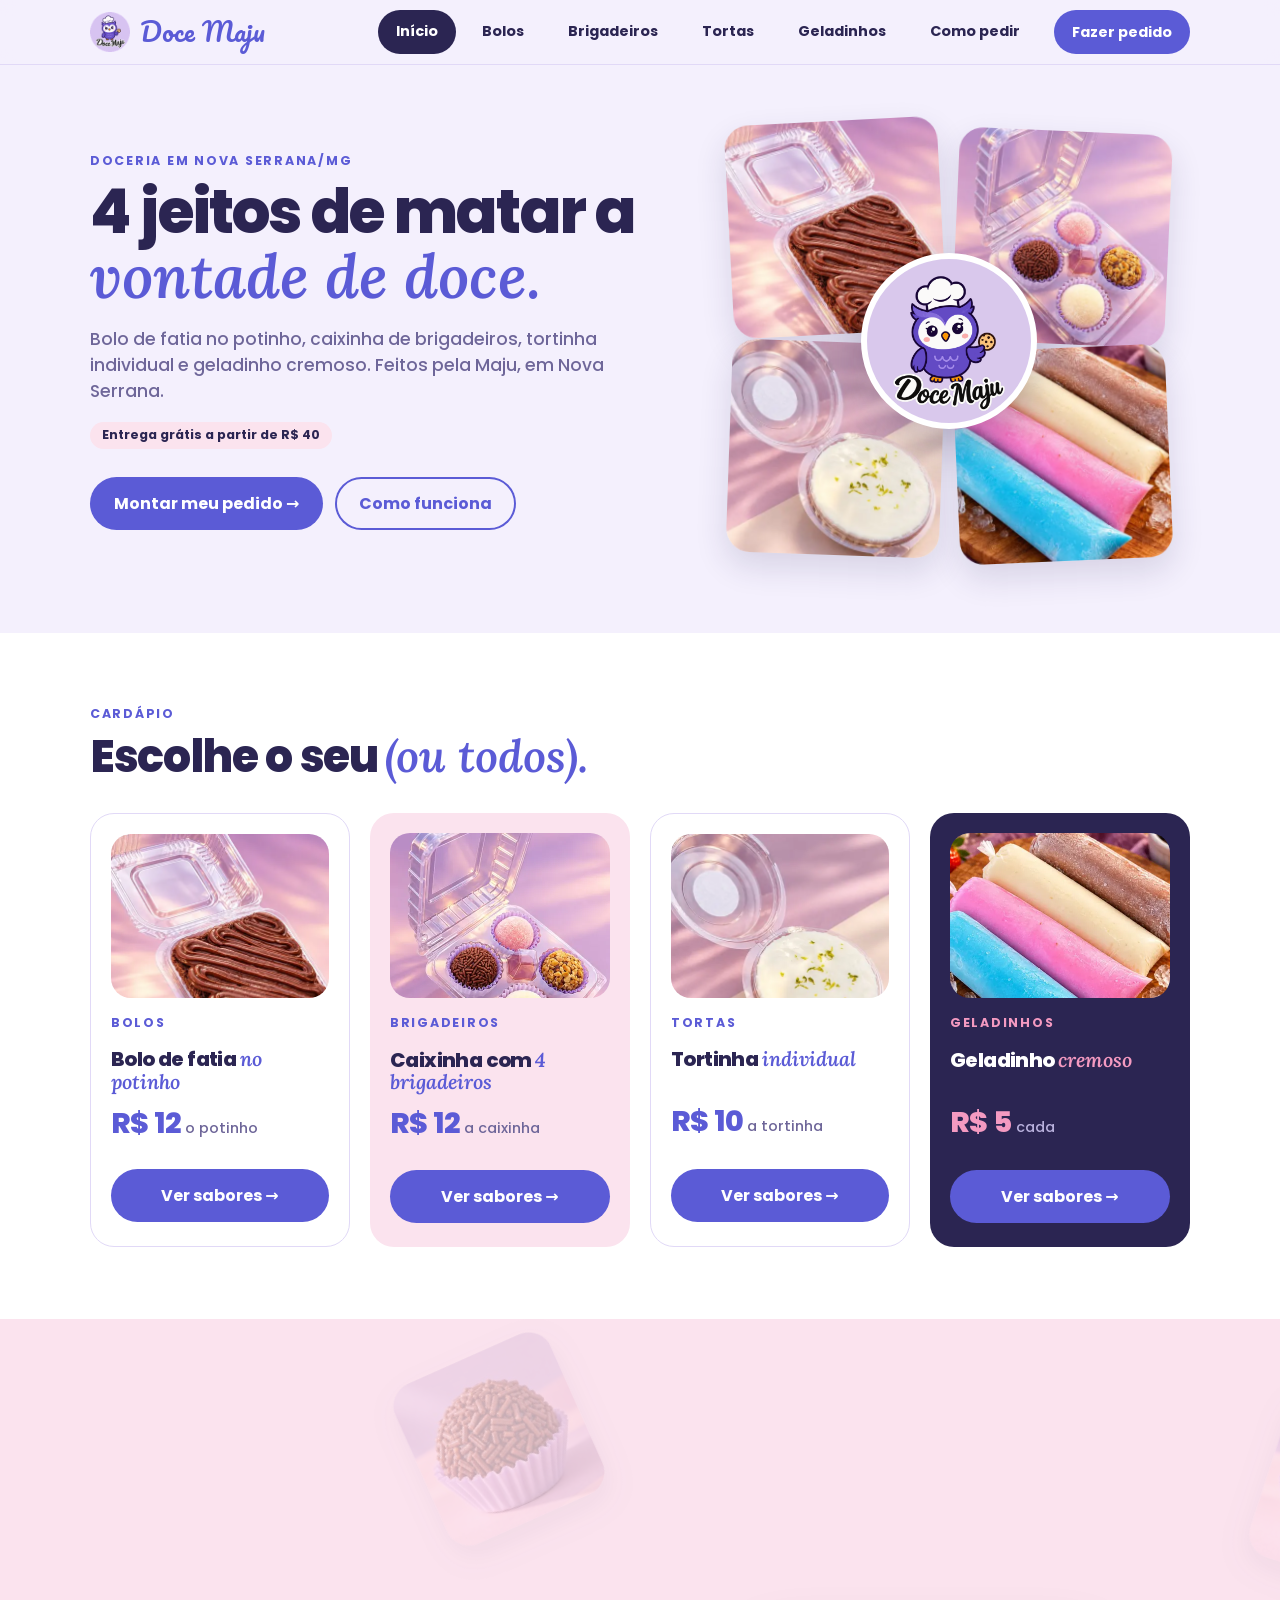
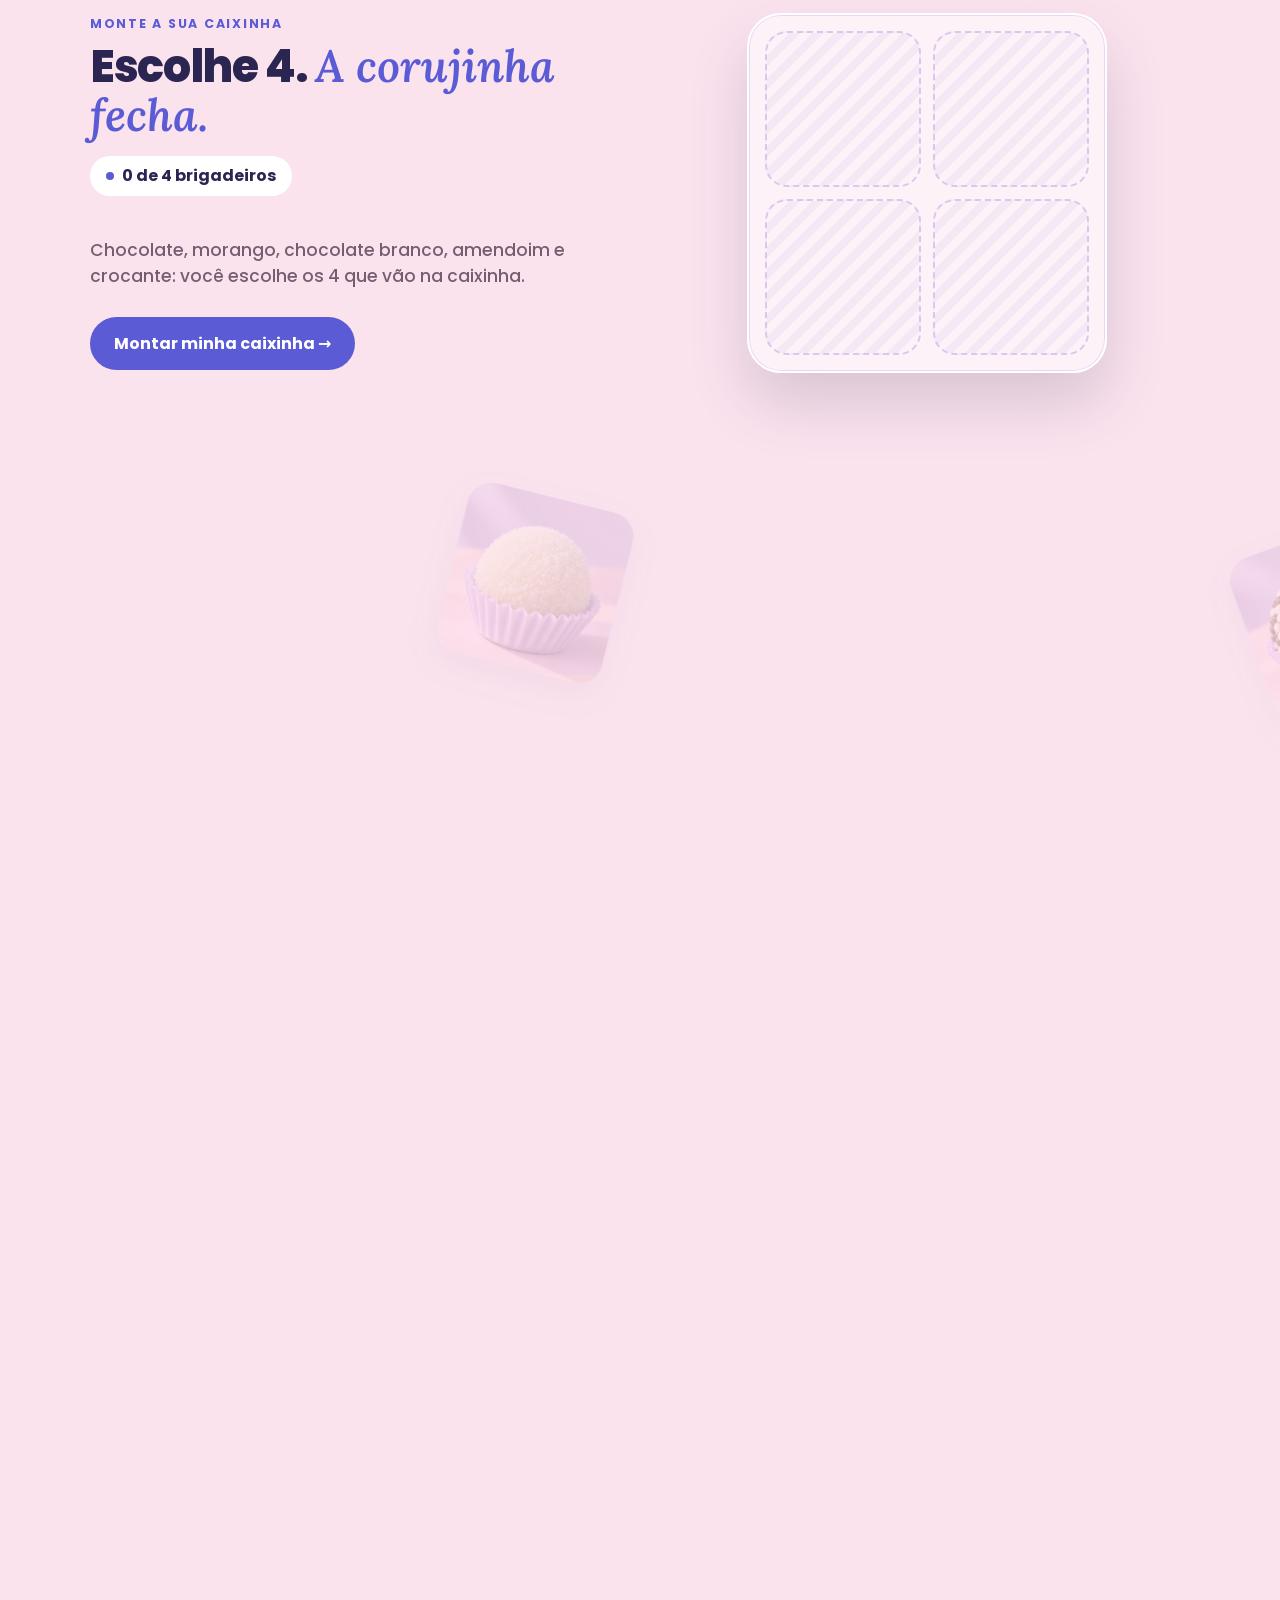
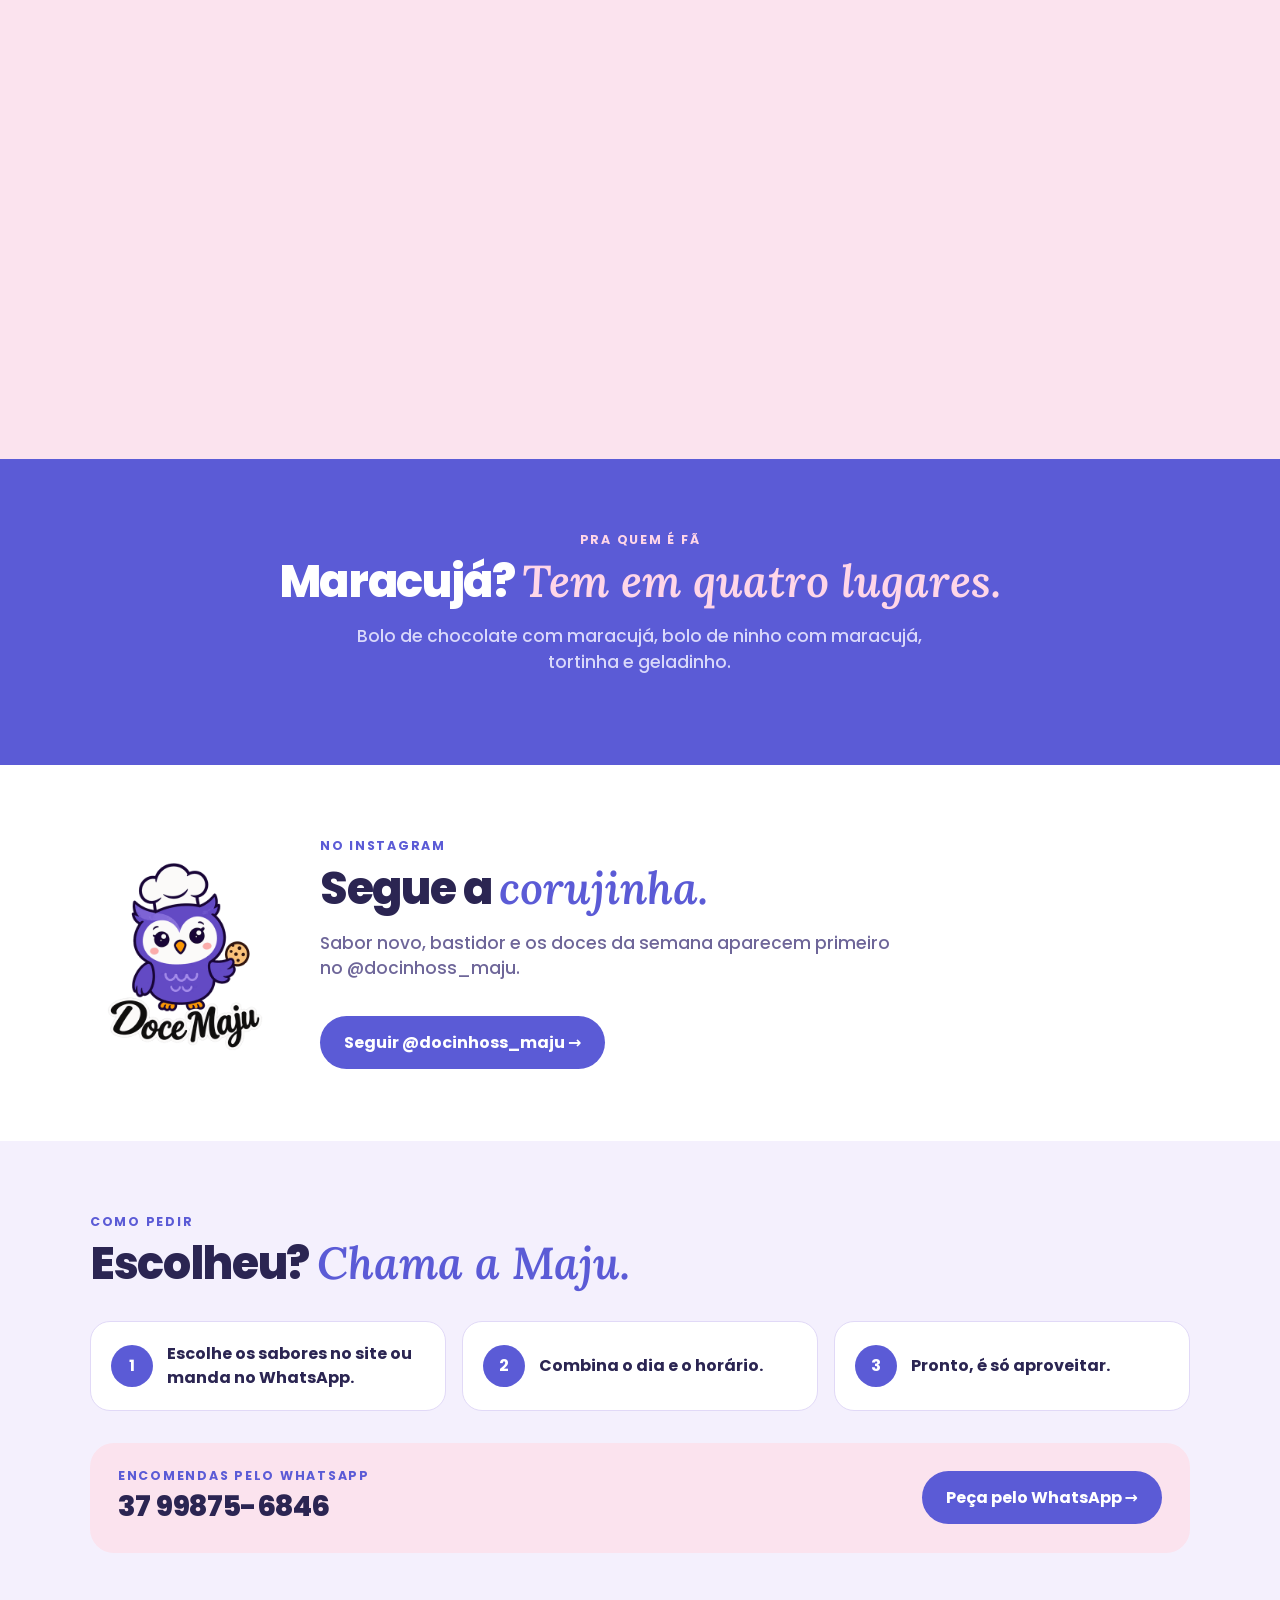
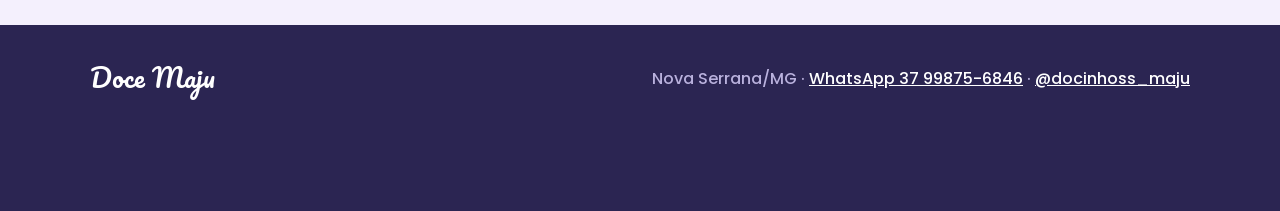
<file: index.html>
<!doctype html>
<html lang="pt-BR">
<head>
  <meta charset="utf-8">
  <meta name="viewport" content="width=device-width, initial-scale=1">
  <meta name="google-site-verification" content="ILxAOLBmrtqfkYQhMHhZJ3P35Ta9CWZ_YW_NJt5VDfU">
  <title>Doceria em Nova Serrana | Doce Maju</title>
  <meta name="description" content="Doceria em Nova Serrana/MG: bolo de pote, brigadeiro, tortinha e geladinho. Monte o pedido no site e finalize no WhatsApp. Entrega grátis a partir de R$ 40.">
  <meta property="og:type" content="website">
  <meta property="og:site_name" content="Doce Maju">
  <meta property="og:locale" content="pt_BR">
  <meta property="og:url" content="https://docinhosmaju.com.br/">
  <meta property="og:title" content="Doceria em Nova Serrana | Doce Maju">
  <meta property="og:description" content="Doceria em Nova Serrana/MG: bolo de pote, brigadeiro, tortinha e geladinho. Monte o pedido no site e finalize no WhatsApp. Entrega grátis a partir de R$ 40.">
  <meta property="og:image" content="https://docinhosmaju.com.br/assets/img/og.jpg?v=2">
  <meta property="og:image:type" content="image/jpeg">
  <meta property="og:image:width" content="1200">
  <meta property="og:image:height" content="630">
  <meta property="og:image:alt" content="Doce Maju: bolo de pote, caixinha de brigadeiros, tortinha e geladinho em Nova Serrana">
  <meta name="twitter:card" content="summary_large_image">
  <meta name="twitter:title" content="Doceria em Nova Serrana | Doce Maju">
  <meta name="twitter:description" content="Doceria em Nova Serrana/MG: bolo de pote, brigadeiro, tortinha e geladinho. Monte o pedido no site e finalize no WhatsApp. Entrega grátis a partir de R$ 40.">
  <meta name="twitter:image" content="https://docinhosmaju.com.br/assets/img/og.jpg?v=2">
  <meta name="theme-color" content="#5B5BD6">
  <link rel="icon" href="/assets/img/favicon.png" type="image/png">
  <link rel="apple-touch-icon" href="/assets/img/apple-touch-icon.png">
  <link rel="manifest" href="/site.webmanifest">
  <meta name="apple-mobile-web-app-title" content="Doce Maju">
  <meta name="application-name" content="Doce Maju">
  <link rel="canonical" href="https://docinhosmaju.com.br/">
  <script>document.documentElement.classList.add('js')</script>
  <link rel="preload" href="/assets/fontes/poppins-800-latin.woff2" as="font" type="font/woff2" crossorigin>
  <link rel="preload" href="/assets/fontes/poppins-500-latin.woff2" as="font" type="font/woff2" crossorigin>
  <link rel="stylesheet" href="/assets/fontes/fontes.css?v=1">
  <link rel="stylesheet" href="/assets/estilo.css?v=12">
  <script type="application/ld+json">
{
 "@context": "https://schema.org",
 "@type": "Bakery",
 "@id": "https://docinhosmaju.com.br/#doceria",
 "name": "Doce Maju",
 "url": "https://docinhosmaju.com.br/",
 "logo": "https://docinhosmaju.com.br/assets/img/logo.png",
 "image": "https://docinhosmaju.com.br/assets/img/og.jpg",
 "telephone": "+55 37 99875-6846",
 "priceRange": "R$ 5 a R$ 12",
 "currenciesAccepted": "BRL",
 "paymentAccepted": "Pix, dinheiro",
 "address": {
  "@type": "PostalAddress",
  "addressLocality": "Nova Serrana",
  "addressRegion": "MG",
  "addressCountry": "BR"
 },
 "areaServed": {
  "@type": "City",
  "name": "Nova Serrana"
 },
 "sameAs": [
  "https://instagram.com/docinhoss_maju"
 ],
 "hasOfferCatalog": {
  "@type": "OfferCatalog",
  "name": "Cardápio",
  "itemListElement": [
   {
    "@type": "Offer",
    "price": "12",
    "priceCurrency": "BRL",
    "url": "https://docinhosmaju.com.br/bolos/",
    "itemOffered": {
     "@type": "Product",
     "name": "Bolo de fatia no potinho"
    }
   },
   {
    "@type": "Offer",
    "price": "12",
    "priceCurrency": "BRL",
    "url": "https://docinhosmaju.com.br/brigadeiros/",
    "itemOffered": {
     "@type": "Product",
     "name": "Caixinha com 4 brigadeiros"
    }
   },
   {
    "@type": "Offer",
    "price": "10",
    "priceCurrency": "BRL",
    "url": "https://docinhosmaju.com.br/tortas/",
    "itemOffered": {
     "@type": "Product",
     "name": "Tortinha individual"
    }
   },
   {
    "@type": "Offer",
    "price": "5",
    "priceCurrency": "BRL",
    "url": "https://docinhosmaju.com.br/geladinhos/",
    "itemOffered": {
     "@type": "Product",
     "name": "Geladinho cremoso"
    }
   }
  ]
 }
}
  </script>
</head>
<body>

<header class="topo">
  <div class="faixa topo-linha">
    <a class="marca" href="/" aria-label="Doce Maju, início"><img src="/assets/img/logo-pequena.png" alt="" width="40" height="40">Doce Maju</a>
    <nav class="abas" aria-label="Páginas">
        <a class="aba" href="/" aria-current="page">Início</a>
        <a class="aba" href="/bolos/">Bolos</a>
        <a class="aba" href="/brigadeiros/">Brigadeiros</a>
        <a class="aba" href="/tortas/">Tortas</a>
        <a class="aba" href="/geladinhos/">Geladinhos</a>
        <a class="aba" href="/como-pedir/">Como pedir</a>
    </nav>
    <a class="botao botao-pequeno" href="/#cardapio">Fazer pedido</a>
  </div>
</header>

<main>

  <section class="capa">
    <div class="faixa capa-grade">
      <div>
        <p class="rotulo">Doceria em Nova Serrana/MG</p>
        <h1>4 jeitos de matar a <em>vontade de doce.</em></h1>
        <p class="apoio">Bolo de fatia no potinho, caixinha de brigadeiros, tortinha individual e geladinho cremoso. Feitos pela Maju, em Nova Serrana.</p>
        <p><span class="selo">Entrega grátis a partir de R$ 40</span></p>
        <div class="acoes">
          <a class="botao" href="/bolos/">Montar meu pedido →</a>
          <a class="botao botao-contorno" href="/como-pedir/">Como funciona</a>
        </div>
      </div>
      <div class="capa-foto">
        <div class="mosaico">
          <img src="/assets/img/capa/bolos.webp" alt="Bolo de fatia de chocolate no potinho" width="440" height="440" fetchpriority="high" style="--n:0">
          <img src="/assets/img/capa/brigadeiros.webp" alt="Caixinha aberta com 4 brigadeiros" width="440" height="440" style="--n:1">
          <img src="/assets/img/capa/tortas.webp" alt="Tortinha de limão no pote redondo" width="440" height="440" style="--n:2">
          <img src="/assets/img/capa/geladinhos.webp" alt="Geladinhos de morango, maracujá, chocolate e pedacinho do céu" width="440" height="440" style="--n:3">
          <span class="mosaico-coruja"><img src="/assets/img/logo-coruja.png" alt="Logo da Doce Maju: a corujinha confeiteira com um cookie" width="520" height="520"></span>
        </div>
      </div>
    </div>
  </section>

  <section class="secao secao-branca" id="cardapio">
    <div class="faixa">
      <p class="rotulo">Cardápio</p>
      <h2>Escolhe o seu <em>(ou todos).</em></h2>
      <div class="grade-produtos">
        <article class="cartao cartao-claro produto">
          <div class="foto"><picture><source type="image/webp" srcset="/assets/img/bolos-480.webp 480w, /assets/img/capa/bolos.webp 440w" sizes="(max-width: 760px) 45vw, 240px"><img src="/assets/img/bolos.jpg?v=3" alt="Bolo de fatia de chocolate no potinho" width="960" height="720" loading="lazy"></picture></div>
          <p class="rotulo">Bolos</p>
          <h3>Bolo de fatia <em>no potinho</em></h3>
          <p class="preco"><span class="preco-grande">R$ 12</span> <span class="preco-nota">o potinho</span></p>
          <a class="botao" href="/bolos/">Ver sabores →</a>
        </article>
        <article class="cartao cartao-rosa produto">
          <div class="foto"><picture><source type="image/webp" srcset="/assets/img/brigadeiros-480.webp 480w, /assets/img/capa/brigadeiros.webp 440w" sizes="(max-width: 760px) 45vw, 240px"><img src="/assets/img/brigadeiros.jpg?v=3" alt="Caixinha aberta com 4 brigadeiros" width="960" height="720" loading="lazy"></picture></div>
          <p class="rotulo">Brigadeiros</p>
          <h3>Caixinha com <em>4 brigadeiros</em></h3>
          <p class="preco"><span class="preco-grande">R$ 12</span> <span class="preco-nota">a caixinha</span></p>
          <a class="botao" href="/brigadeiros/">Ver sabores →</a>
        </article>
        <article class="cartao cartao-claro produto">
          <div class="foto"><picture><source type="image/webp" srcset="/assets/img/tortas-480.webp 480w, /assets/img/capa/tortas.webp 440w" sizes="(max-width: 760px) 45vw, 240px"><img src="/assets/img/tortas.jpg?v=3" alt="Tortinha de limão no pote redondo" width="960" height="720" loading="lazy"></picture></div>
          <p class="rotulo">Tortas</p>
          <h3>Tortinha <em>individual</em></h3>
          <p class="preco"><span class="preco-grande">R$ 10</span> <span class="preco-nota">a tortinha</span></p>
          <a class="botao" href="/tortas/">Ver sabores →</a>
        </article>
        <article class="cartao cartao-escuro produto">
          <div class="foto"><picture><source type="image/webp" srcset="/assets/img/geladinhos-480.webp 480w, /assets/img/capa/geladinhos.webp 440w" sizes="(max-width: 760px) 45vw, 240px"><img src="/assets/img/geladinhos.jpg?v=4" alt="Geladinhos de morango, maracujá, chocolate e pedacinho do céu" width="960" height="720" loading="lazy"></picture></div>
          <p class="rotulo">Geladinhos</p>
          <h3>Geladinho <em>cremoso</em></h3>
          <p class="preco"><span class="preco-grande">R$ 5</span> <span class="preco-nota">cada</span></p>
          <a class="botao" href="/geladinhos/">Ver sabores →</a>
        </article>
      </div>
    </div>
  </section>

  <section class="cx" data-caixinha aria-labelledby="cx-titulo">
    <div class="cx-fixa">
      <div class="faixa cx-grade">
        <div class="cx-texto">
          <p class="rotulo">Monte a sua caixinha</p>
          <h2 id="cx-titulo">Escolhe 4. <em>A corujinha fecha.</em></h2>
          <p class="cx-conta" data-cx-conta aria-hidden="true">4 brigadeiros</p>
          <p class="apoio">Chocolate, morango, chocolate branco, amendoim e crocante: você escolhe os 4 que vão na caixinha.</p>
          <div class="acoes"><a class="botao" href="/brigadeiros/#montador">Montar minha caixinha →</a></div>
        </div>
        <div class="cx-palco">
          <div class="cx-caixa">
            <span class="cx-vaga"><img class="cx-doce" src="/assets/img/sabores/brigadeiro-chocolate.jpg" alt="Brigadeiro de chocolate" width="240" height="240" loading="lazy"></span>
            <span class="cx-vaga"><img class="cx-doce" src="/assets/img/sabores/brigadeiro-morango.jpg" alt="Brigadeiro de morango" width="240" height="240" loading="lazy"></span>
            <span class="cx-vaga"><img class="cx-doce" src="/assets/img/sabores/brigadeiro-chocolate-branco.jpg" alt="Brigadeiro de chocolate branco" width="240" height="240" loading="lazy"></span>
            <span class="cx-vaga"><img class="cx-doce" src="/assets/img/sabores/brigadeiro-crocante.jpg" alt="Brigadeiro crocante" width="240" height="240" loading="lazy"></span>
            <div class="cx-tampa" aria-hidden="true">
              <img src="/assets/img/logo.png" alt="" width="200" height="200" loading="lazy">
              <strong>Doce Maju</strong>
              <span>4 brigadeiros</span>
            </div>
            <p class="cx-preco">R$ 12 <small>a caixinha</small></p>
          </div>
        </div>
      </div>
    </div>
  </section>

  <section class="secao secao-marca">
    <div class="faixa">
      <p class="rotulo">Pra quem é fã</p>
      <h2>Maracujá? <em>Tem em quatro lugares.</em></h2>
      <p class="apoio">Bolo de chocolate com maracujá, bolo de ninho com maracujá, tortinha e geladinho.</p>
    </div>
  </section>

  <section class="secao secao-branca">
    <div class="faixa">
      <div class="instagram">
        <img src="/assets/img/logo-coruja.png" alt="Corujinha da Doce Maju" width="520" height="520" loading="lazy">
        <div>
          <p class="rotulo">No Instagram</p>
          <h2>Segue a <em>corujinha.</em></h2>
          <p class="apoio">Sabor novo, bastidor e os doces da semana aparecem primeiro no @docinhoss_maju.</p>
          <a class="botao" href="https://instagram.com/docinhoss_maju" target="_blank" rel="noopener">Seguir @docinhoss_maju →</a>
        </div>
      </div>
    </div>
  </section>

  <section class="secao">
    <div class="faixa">
      <p class="rotulo">Como pedir</p>
      <h2>Escolheu? <em>Chama a Maju.</em></h2>
      <ol class="passos">
        <li><strong>1</strong><span>Escolhe os sabores no site ou manda no WhatsApp.</span></li>
        <li><strong>2</strong><span>Combina o dia e o horário.</span></li>
        <li><strong>3</strong><span>Pronto, é só aproveitar.</span></li>
      </ol>
      <div class="contato">
        <div>
          <p class="rotulo">Encomendas pelo WhatsApp</p>
          <p class="numero">37 99875-6846</p>
        </div>
        <a class="botao" href="https://wa.me/5537998756846?text=Oi%20Maju%21%20Vim%20pelo%20site%20e%20quero%20fazer%20uma%20encomenda." target="_blank" rel="noopener">Peça pelo WhatsApp →</a>
      </div>
    </div>
  </section>

</main>

<footer class="rodape">
  <div class="faixa rodape-grade">
    <p class="marca">Doce Maju</p>
    <p>
      Nova Serrana/MG ·
      <a href="https://wa.me/5537998756846" target="_blank" rel="noopener">WhatsApp 37 99875-6846</a> ·
      <a href="https://instagram.com/docinhoss_maju" target="_blank" rel="noopener">@docinhoss_maju</a>
    </p>
  </div>
</footer>


<script src="/assets/movimento.js?v=2" defer></script>
<script src="/assets/caixinha.js?v=1" defer></script>
<script src="/assets/atualizar.js?v=1" data-fundo="#2B2552" data-texto="#FFFFFF" data-botao="#5B5BD6" data-borda="rgba(255,255,255,.18)" defer></script>
</body>
</html>
</file>
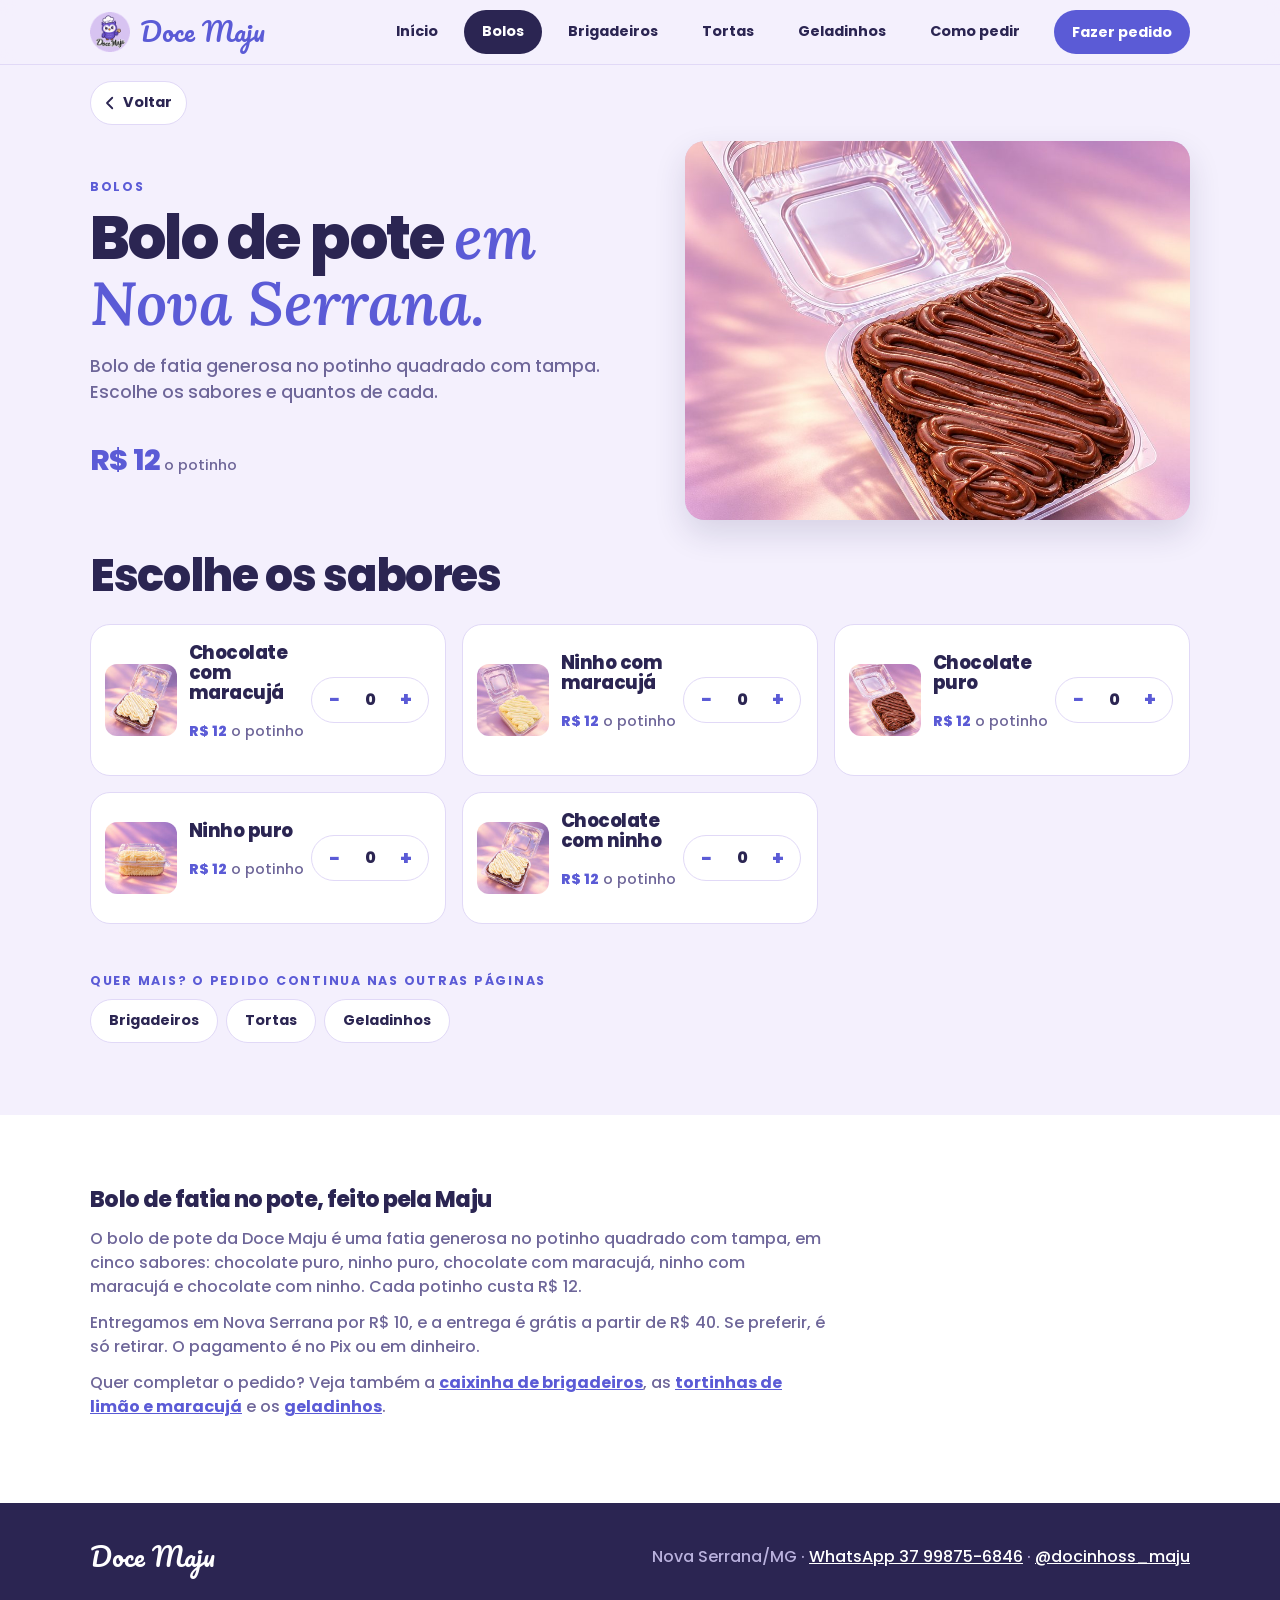
<file: bolos/index.html>
<!doctype html>
<html lang="pt-BR">
<head>
  <meta charset="utf-8">
  <meta name="viewport" content="width=device-width, initial-scale=1">
  <title>Bolo de pote em Nova Serrana | Doce Maju</title>
  <meta name="description" content="Bolo de fatia no potinho em Nova Serrana/MG: chocolate puro, ninho puro, com maracujá ou chocolate com ninho. R$ 12. Peça pelo site e finalize no WhatsApp.">
  <meta property="og:type" content="website">
  <meta property="og:site_name" content="Doce Maju">
  <meta property="og:locale" content="pt_BR">
  <meta property="og:url" content="https://docinhosmaju.com.br/bolos/">
  <meta property="og:title" content="Bolo de pote em Nova Serrana | Doce Maju">
  <meta property="og:description" content="Bolo de fatia no potinho em Nova Serrana/MG: chocolate puro, ninho puro, com maracujá ou chocolate com ninho. R$ 12. Peça pelo site e finalize no WhatsApp.">
  <meta property="og:image" content="https://docinhosmaju.com.br/assets/img/og-bolos.jpg?v=1">
  <meta property="og:image:type" content="image/jpeg">
  <meta property="og:image:width" content="1200">
  <meta property="og:image:height" content="630">
  <meta property="og:image:alt" content="Bolo de fatia de chocolate no potinho, R$ 12">
  <meta name="twitter:card" content="summary_large_image">
  <meta name="twitter:title" content="Bolo de pote em Nova Serrana | Doce Maju">
  <meta name="twitter:description" content="Bolo de fatia no potinho em Nova Serrana/MG: chocolate puro, ninho puro, com maracujá ou chocolate com ninho. R$ 12. Peça pelo site e finalize no WhatsApp.">
  <meta name="twitter:image" content="https://docinhosmaju.com.br/assets/img/og-bolos.jpg?v=1">
  <meta name="theme-color" content="#5B5BD6">
  <link rel="icon" href="/assets/img/favicon.png" type="image/png">
  <link rel="apple-touch-icon" href="/assets/img/apple-touch-icon.png">
  <link rel="manifest" href="/site.webmanifest">
  <meta name="apple-mobile-web-app-title" content="Doce Maju">
  <meta name="application-name" content="Doce Maju">
  <link rel="canonical" href="https://docinhosmaju.com.br/bolos/">
  <script>document.documentElement.classList.add('js')</script>
  <link rel="preload" href="/assets/fontes/poppins-800-latin.woff2" as="font" type="font/woff2" crossorigin>
  <link rel="preload" href="/assets/fontes/poppins-500-latin.woff2" as="font" type="font/woff2" crossorigin>
  <link rel="stylesheet" href="/assets/fontes/fontes.css?v=1">
  <link rel="stylesheet" href="/assets/estilo.css?v=12">
  <script type="application/ld+json">
{
 "@context": "https://schema.org",
 "@graph": [
  {
   "@type": "Product",
   "@id": "https://docinhosmaju.com.br/bolos/#produto",
   "name": "Bolo de fatia no potinho",
   "description": "Bolo de fatia no potinho em Nova Serrana/MG: chocolate puro, ninho puro, com maracujá ou chocolate com ninho. R$ 12. Peça pelo site e finalize no WhatsApp.",
   "image": "https://docinhosmaju.com.br/assets/img/bolos.jpg",
   "url": "https://docinhosmaju.com.br/bolos/",
   "brand": {
    "@type": "Brand",
    "name": "Doce Maju"
   },
   "additionalProperty": [
    {
     "@type": "PropertyValue",
     "name": "Sabor",
     "value": "chocolate com maracujá"
    },
    {
     "@type": "PropertyValue",
     "name": "Sabor",
     "value": "ninho com maracujá"
    },
    {
     "@type": "PropertyValue",
     "name": "Sabor",
     "value": "chocolate puro"
    },
    {
     "@type": "PropertyValue",
     "name": "Sabor",
     "value": "ninho puro"
    },
    {
     "@type": "PropertyValue",
     "name": "Sabor",
     "value": "chocolate com ninho"
    }
   ],
   "offers": {
    "@type": "Offer",
    "price": "12",
    "priceCurrency": "BRL",
    "availability": "https://schema.org/InStock",
    "url": "https://docinhosmaju.com.br/bolos/",
    "seller": {
     "@type": "Bakery",
     "@id": "https://docinhosmaju.com.br/#doceria",
     "name": "Doce Maju",
     "url": "https://docinhosmaju.com.br/"
    },
    "areaServed": {
     "@type": "City",
     "name": "Nova Serrana"
    }
   }
  },
  {
   "@type": "BreadcrumbList",
   "itemListElement": [
    {
     "@type": "ListItem",
     "position": 1,
     "name": "Início",
     "item": "https://docinhosmaju.com.br/"
    },
    {
     "@type": "ListItem",
     "position": 2,
     "name": "Bolos",
     "item": "https://docinhosmaju.com.br/bolos/"
    }
   ]
  }
 ]
}
  </script>
</head>
<body>

<header class="topo">
  <div class="faixa topo-linha">
    <a class="marca" href="/" aria-label="Doce Maju, início"><img src="/assets/img/logo-pequena.png" alt="" width="40" height="40">Doce Maju</a>
    <nav class="abas" aria-label="Páginas">
        <a class="aba" href="/">Início</a>
        <a class="aba" href="/bolos/" aria-current="page">Bolos</a>
        <a class="aba" href="/brigadeiros/">Brigadeiros</a>
        <a class="aba" href="/tortas/">Tortas</a>
        <a class="aba" href="/geladinhos/">Geladinhos</a>
        <a class="aba" href="/como-pedir/">Como pedir</a>
    </nav>
    <a class="botao botao-pequeno" href="/#cardapio">Fazer pedido</a>
  </div>
</header>

<main>

  <div class="faixa voltar-linha"><a class="voltar" href="/" data-voltar><svg viewBox="0 0 24 24" width="18" height="18" aria-hidden="true"><path fill="none" stroke="currentColor" stroke-width="2.4" stroke-linecap="round" stroke-linejoin="round" d="M15 5l-7 7 7 7"/></svg>Voltar</a></div>

  <section class="secao-topo">
    <div class="faixa categoria-topo">
      <div>
        <p class="rotulo">Bolos</p>
        <h1>Bolo de pote <em>em Nova Serrana.</em></h1>
        <p class="apoio">Bolo de fatia generosa no potinho quadrado com tampa. Escolhe os sabores e quantos de cada.</p>
        <p class="preco"><span class="preco-grande">R$ 12</span> <span class="preco-nota">o potinho</span></p>
      </div>
      <div class="foto"><img src="/assets/img/bolos.jpg?v=3" alt="Bolo de fatia de chocolate no potinho" width="960" height="720"></div>
    </div>
  </section>

  <section class="secao" style="padding-top:8px">
    <div class="faixa">
      <h2>Escolhe os sabores</h2>
      <ul class="sabores">
        <li class="item sabor" data-nome="Bolo de fatia chocolate com maracujá" data-preco="12">
          <img class="sabor-foto" src="/assets/img/sabores/bolo-chocolate-maracuja.jpg?v=3" alt="Bolo de fatia chocolate com maracujá" width="88" height="88" loading="lazy">
          <div>
            <h3>Chocolate com maracujá</h3>
            <p class="preco"><span>R$ 12</span> <span class="preco-nota">o potinho</span></p>
          </div>
          <span class="contador">
            <button type="button" data-menos aria-label="Tirar 1 Bolo de fatia chocolate com maracujá">−</button>
            <output aria-live="polite">0</output>
            <button type="button" data-mais aria-label="Pôr 1 Bolo de fatia chocolate com maracujá">+</button>
          </span>
        </li>
        <li class="item sabor" data-nome="Bolo de fatia ninho com maracujá" data-preco="12">
          <img class="sabor-foto" src="/assets/img/sabores/bolo-ninho-maracuja.jpg?v=3" alt="Bolo de fatia ninho com maracujá" width="88" height="88" loading="lazy">
          <div>
            <h3>Ninho com maracujá</h3>
            <p class="preco"><span>R$ 12</span> <span class="preco-nota">o potinho</span></p>
          </div>
          <span class="contador">
            <button type="button" data-menos aria-label="Tirar 1 Bolo de fatia ninho com maracujá">−</button>
            <output aria-live="polite">0</output>
            <button type="button" data-mais aria-label="Pôr 1 Bolo de fatia ninho com maracujá">+</button>
          </span>
        </li>
        <li class="item sabor" data-nome="Bolo de fatia chocolate puro" data-preco="12">
          <img class="sabor-foto" src="/assets/img/sabores/bolo-chocolate.jpg?v=3" alt="Bolo de fatia chocolate puro" width="88" height="88" loading="lazy">
          <div>
            <h3>Chocolate puro</h3>
            <p class="preco"><span>R$ 12</span> <span class="preco-nota">o potinho</span></p>
          </div>
          <span class="contador">
            <button type="button" data-menos aria-label="Tirar 1 Bolo de fatia chocolate puro">−</button>
            <output aria-live="polite">0</output>
            <button type="button" data-mais aria-label="Pôr 1 Bolo de fatia chocolate puro">+</button>
          </span>
        </li>
        <li class="item sabor" data-nome="Bolo de fatia ninho puro" data-preco="12">
          <img class="sabor-foto" src="/assets/img/sabores/bolo-ninho.jpg?v=3" alt="Bolo de fatia ninho puro" width="88" height="88" loading="lazy">
          <div>
            <h3>Ninho puro</h3>
            <p class="preco"><span>R$ 12</span> <span class="preco-nota">o potinho</span></p>
          </div>
          <span class="contador">
            <button type="button" data-menos aria-label="Tirar 1 Bolo de fatia ninho puro">−</button>
            <output aria-live="polite">0</output>
            <button type="button" data-mais aria-label="Pôr 1 Bolo de fatia ninho puro">+</button>
          </span>
        </li>
        <li class="item sabor" data-nome="Bolo de fatia chocolate com ninho" data-preco="12">
          <img class="sabor-foto" src="/assets/img/sabores/bolo-chocolate-ninho.jpg?v=3" alt="Bolo de fatia chocolate com ninho" width="88" height="88" loading="lazy">
          <div>
            <h3>Chocolate com ninho</h3>
            <p class="preco"><span>R$ 12</span> <span class="preco-nota">o potinho</span></p>
          </div>
          <span class="contador">
            <button type="button" data-menos aria-label="Tirar 1 Bolo de fatia chocolate com ninho">−</button>
            <output aria-live="polite">0</output>
            <button type="button" data-mais aria-label="Pôr 1 Bolo de fatia chocolate com ninho">+</button>
          </span>
        </li>
      </ul>
      <div class="continua">
        <p class="rotulo">Quer mais? O pedido continua nas outras páginas</p>
        <nav class="abas" aria-label="Outros doces">
        <a class="aba" href="/brigadeiros/">Brigadeiros</a>
        <a class="aba" href="/tortas/">Tortas</a>
        <a class="aba" href="/geladinhos/">Geladinhos</a>
        </nav>
      </div>
    </div>
  </section>

  <div class="barra-pedido" id="barra-pedido" aria-live="polite">
    <p class="frete" id="pedido-frete"></p>
    <div class="faixa">
      <div class="barra-info">
        <p class="total"><span id="pedido-total">R$ 0</span> <span class="resumo" id="pedido-resumo">0 itens</span></p>
      </div>
      <div class="barra-acoes">
        <button type="button" class="barra-limpar" id="pedido-limpar" aria-label="Limpar pedido" title="Limpar pedido"><svg viewBox="0 0 24 24" width="20" height="20" aria-hidden="true"><path fill="none" stroke="currentColor" stroke-width="2" stroke-linecap="round" stroke-linejoin="round" d="M4 7h16M10 11v6M14 11v6M5 7l1 12a2 2 0 0 0 2 2h8a2 2 0 0 0 2-2l1-12M9 7V4h6v3"/></svg></button>
        <a class="botao botao-whats" id="pedido-enviar" href="https://wa.me/5537998756846" target="_blank" rel="noopener"><svg viewBox="0 0 24 24" width="18" height="18" aria-hidden="true"><path fill="currentColor" d="M12 2a10 10 0 0 0-8.6 15.1L2 22l5-1.3A10 10 0 1 0 12 2zm0 18.2a8.2 8.2 0 0 1-4.2-1.2l-.3-.2-3 .8.8-2.9-.2-.3A8.2 8.2 0 1 1 12 20.2zm4.5-6.1c-.2-.1-1.5-.7-1.7-.8s-.4-.1-.6.1-.7.8-.8 1-.3.2-.5.1a6.7 6.7 0 0 1-3.3-2.9c-.3-.4.3-.4.7-1.3.1-.2 0-.3 0-.4l-.8-1.8c-.2-.5-.4-.4-.6-.4h-.5a1 1 0 0 0-.7.3 3 3 0 0 0-.9 2.2 5.2 5.2 0 0 0 1.1 2.7 11.8 11.8 0 0 0 4.5 4c1.7.7 2.3.8 3.2.6a2.6 2.6 0 0 0 1.7-1.2 2.1 2.1 0 0 0 .1-1.2c0-.1-.2-.2-.4-.3z"/></svg><span>Finalizar<span class="so-grande"> pedido</span></span></a>
      </div>
    </div>
  </div>

  <section class="secao secao-branca texto-seo">
    <div class="faixa">
      <h2>Bolo de fatia no pote, feito pela Maju</h2>
      <p>O bolo de pote da Doce Maju é uma fatia generosa no potinho quadrado com tampa, em cinco sabores: chocolate puro, ninho puro, chocolate com maracujá, ninho com maracujá e chocolate com ninho. Cada potinho custa R$ 12.</p>
      <p>Entregamos em Nova Serrana por R$ 10, e a entrega é grátis a partir de R$ 40. Se preferir, é só retirar. O pagamento é no Pix ou em dinheiro.</p>
      <p>Quer completar o pedido? Veja também a <a href="/brigadeiros/">caixinha de brigadeiros</a>, as <a href="/tortas/">tortinhas de limão e maracujá</a> e os <a href="/geladinhos/">geladinhos</a>.</p>
    </div>
  </section>

</main>

<footer class="rodape">
  <div class="faixa rodape-grade">
    <p class="marca">Doce Maju</p>
    <p>
      Nova Serrana/MG ·
      <a href="https://wa.me/5537998756846" target="_blank" rel="noopener">WhatsApp 37 99875-6846</a> ·
      <a href="https://instagram.com/docinhoss_maju" target="_blank" rel="noopener">@docinhoss_maju</a>
    </p>
  </div>
</footer>

<script src="/assets/pedido.js?v=9" defer></script>
<script src="/assets/voltar.js?v=3" defer></script>
<script src="/assets/movimento.js?v=2" defer></script>
<script src="/assets/atualizar.js?v=1" data-fundo="#2B2552" data-texto="#FFFFFF" data-botao="#5B5BD6" data-borda="rgba(255,255,255,.18)" defer></script>
</body>
</html>
</file>
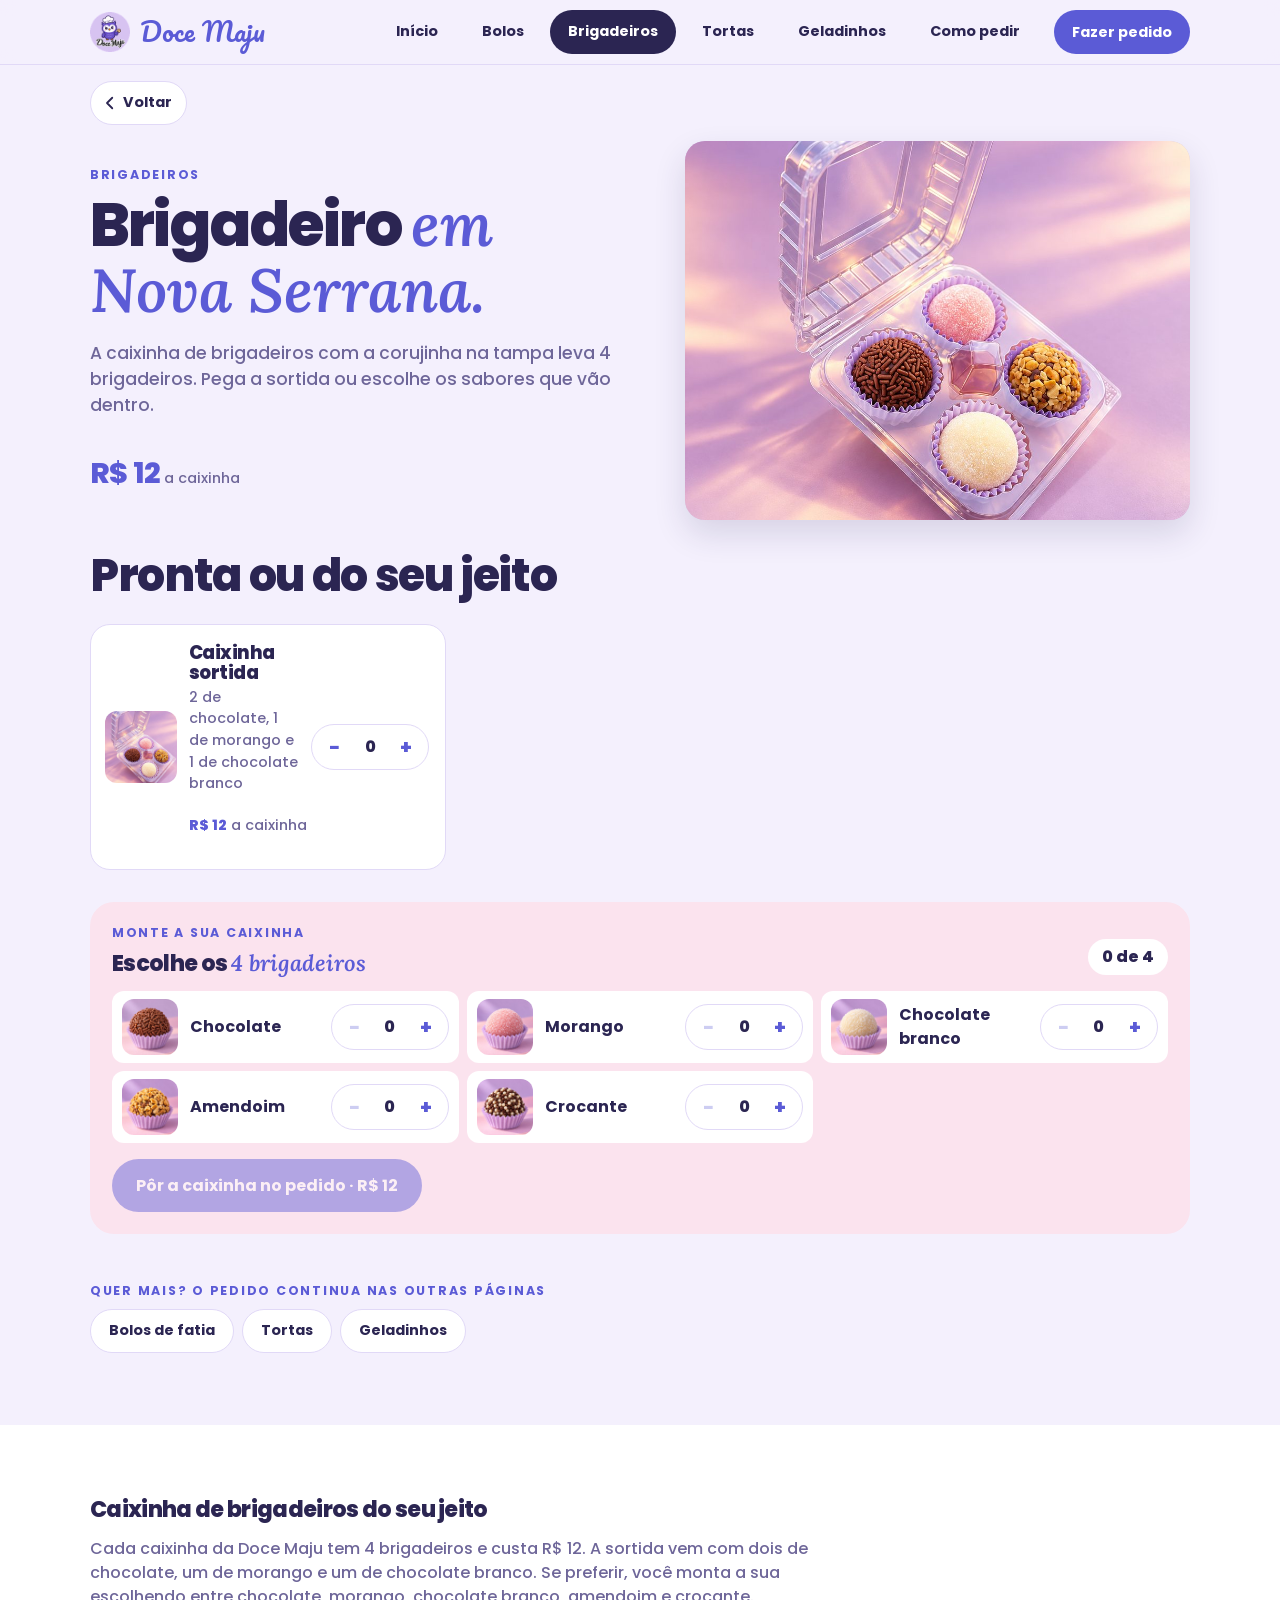
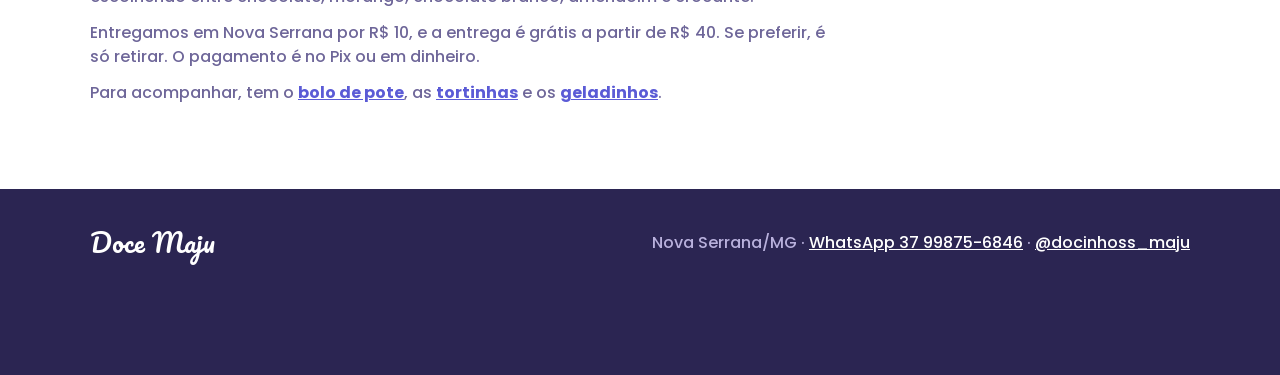
<file: brigadeiros/index.html>
<!doctype html>
<html lang="pt-BR">
<head>
  <meta charset="utf-8">
  <meta name="viewport" content="width=device-width, initial-scale=1">
  <title>Brigadeiro em Nova Serrana | Doce Maju</title>
  <meta name="description" content="Caixinha com 4 brigadeiros em Nova Serrana/MG por R$ 12: sortida ou montada por você (chocolate, morango, chocolate branco, amendoim e crocante).">
  <meta property="og:type" content="website">
  <meta property="og:site_name" content="Doce Maju">
  <meta property="og:locale" content="pt_BR">
  <meta property="og:url" content="https://docinhosmaju.com.br/brigadeiros/">
  <meta property="og:title" content="Brigadeiro em Nova Serrana | Doce Maju">
  <meta property="og:description" content="Caixinha com 4 brigadeiros em Nova Serrana/MG por R$ 12: sortida ou montada por você (chocolate, morango, chocolate branco, amendoim e crocante).">
  <meta property="og:image" content="https://docinhosmaju.com.br/assets/img/og-brigadeiros.jpg?v=1">
  <meta property="og:image:type" content="image/jpeg">
  <meta property="og:image:width" content="1200">
  <meta property="og:image:height" content="630">
  <meta property="og:image:alt" content="Caixinha aberta com 4 brigadeiros, R$ 12">
  <meta name="twitter:card" content="summary_large_image">
  <meta name="twitter:title" content="Brigadeiro em Nova Serrana | Doce Maju">
  <meta name="twitter:description" content="Caixinha com 4 brigadeiros em Nova Serrana/MG por R$ 12: sortida ou montada por você (chocolate, morango, chocolate branco, amendoim e crocante).">
  <meta name="twitter:image" content="https://docinhosmaju.com.br/assets/img/og-brigadeiros.jpg?v=1">
  <meta name="theme-color" content="#5B5BD6">
  <link rel="icon" href="/assets/img/favicon.png" type="image/png">
  <link rel="apple-touch-icon" href="/assets/img/apple-touch-icon.png">
  <link rel="manifest" href="/site.webmanifest">
  <meta name="apple-mobile-web-app-title" content="Doce Maju">
  <meta name="application-name" content="Doce Maju">
  <link rel="canonical" href="https://docinhosmaju.com.br/brigadeiros/">
  <script>document.documentElement.classList.add('js')</script>
  <link rel="preload" href="/assets/fontes/poppins-800-latin.woff2" as="font" type="font/woff2" crossorigin>
  <link rel="preload" href="/assets/fontes/poppins-500-latin.woff2" as="font" type="font/woff2" crossorigin>
  <link rel="stylesheet" href="/assets/fontes/fontes.css?v=1">
  <link rel="stylesheet" href="/assets/estilo.css?v=12">
  <script type="application/ld+json">
{
 "@context": "https://schema.org",
 "@graph": [
  {
   "@type": "Product",
   "@id": "https://docinhosmaju.com.br/brigadeiros/#produto",
   "name": "Caixinha com 4 brigadeiros",
   "description": "Caixinha com 4 brigadeiros em Nova Serrana/MG por R$ 12: sortida ou montada por você (chocolate, morango, chocolate branco, amendoim e crocante).",
   "image": "https://docinhosmaju.com.br/assets/img/brigadeiros.jpg",
   "url": "https://docinhosmaju.com.br/brigadeiros/",
   "brand": {
    "@type": "Brand",
    "name": "Doce Maju"
   },
   "additionalProperty": [
    {
     "@type": "PropertyValue",
     "name": "Sabor",
     "value": "sortida"
    },
    {
     "@type": "PropertyValue",
     "name": "Sabor",
     "value": "montada com chocolate, morango, chocolate branco, amendoim ou crocante"
    }
   ],
   "offers": {
    "@type": "Offer",
    "price": "12",
    "priceCurrency": "BRL",
    "availability": "https://schema.org/InStock",
    "url": "https://docinhosmaju.com.br/brigadeiros/",
    "seller": {
     "@type": "Bakery",
     "@id": "https://docinhosmaju.com.br/#doceria",
     "name": "Doce Maju",
     "url": "https://docinhosmaju.com.br/"
    },
    "areaServed": {
     "@type": "City",
     "name": "Nova Serrana"
    }
   }
  },
  {
   "@type": "BreadcrumbList",
   "itemListElement": [
    {
     "@type": "ListItem",
     "position": 1,
     "name": "Início",
     "item": "https://docinhosmaju.com.br/"
    },
    {
     "@type": "ListItem",
     "position": 2,
     "name": "Brigadeiros",
     "item": "https://docinhosmaju.com.br/brigadeiros/"
    }
   ]
  }
 ]
}
  </script>
</head>
<body>

<header class="topo">
  <div class="faixa topo-linha">
    <a class="marca" href="/" aria-label="Doce Maju, início"><img src="/assets/img/logo-pequena.png" alt="" width="40" height="40">Doce Maju</a>
    <nav class="abas" aria-label="Páginas">
        <a class="aba" href="/">Início</a>
        <a class="aba" href="/bolos/">Bolos</a>
        <a class="aba" href="/brigadeiros/" aria-current="page">Brigadeiros</a>
        <a class="aba" href="/tortas/">Tortas</a>
        <a class="aba" href="/geladinhos/">Geladinhos</a>
        <a class="aba" href="/como-pedir/">Como pedir</a>
    </nav>
    <a class="botao botao-pequeno" href="/#cardapio">Fazer pedido</a>
  </div>
</header>

<main>

  <div class="faixa voltar-linha"><a class="voltar" href="/" data-voltar><svg viewBox="0 0 24 24" width="18" height="18" aria-hidden="true"><path fill="none" stroke="currentColor" stroke-width="2.4" stroke-linecap="round" stroke-linejoin="round" d="M15 5l-7 7 7 7"/></svg>Voltar</a></div>

  <section class="secao-topo">
    <div class="faixa categoria-topo">
      <div>
        <p class="rotulo">Brigadeiros</p>
        <h1>Brigadeiro <em>em Nova Serrana.</em></h1>
        <p class="apoio">A caixinha de brigadeiros com a corujinha na tampa leva 4 brigadeiros. Pega a sortida ou escolhe os sabores que vão dentro.</p>
        <p class="preco"><span class="preco-grande">R$ 12</span> <span class="preco-nota">a caixinha</span></p>
      </div>
      <div class="foto"><img src="/assets/img/brigadeiros.jpg?v=3" alt="Caixinha aberta com 4 brigadeiros" width="960" height="720"></div>
    </div>
  </section>

  <section class="secao" style="padding-top:8px">
    <div class="faixa">
      <h2>Pronta ou do seu jeito</h2>
      <ul class="sabores">
        <li class="item sabor" data-nome="Caixinha sortida (4 brigadeiros)" data-preco="12">
          <img class="sabor-foto" src="/assets/img/brigadeiros.jpg?v=3" alt="Caixinha sortida (4 brigadeiros)" width="88" height="88" loading="lazy">
          <div>
            <h3>Caixinha sortida</h3>
            <p class="sabor-nota">2 de chocolate, 1 de morango e 1 de chocolate branco</p>
            <p class="preco"><span>R$ 12</span> <span class="preco-nota">a caixinha</span></p>
          </div>
          <span class="contador">
            <button type="button" data-menos aria-label="Tirar 1 Caixinha sortida (4 brigadeiros)">−</button>
            <output aria-live="polite">0</output>
            <button type="button" data-mais aria-label="Pôr 1 Caixinha sortida (4 brigadeiros)">+</button>
          </span>
        </li>
      </ul>

      <div class="montador" id="montador" data-montador data-tamanho="4" data-preco="12" data-nome="Caixinha montada">
        <div class="montador-topo">
          <div>
            <p class="rotulo">Monte a sua caixinha</p>
            <h3>Escolhe os <em>4 brigadeiros</em></h3>
          </div>
          <p class="montador-conta"><output data-montador-conta>0</output> de 4</p>
        </div>
        <ul class="itens montador-sabores">
          <li class="item montador-sabor" data-sabor="chocolate">
            <img class="sabor-foto" src="/assets/img/sabores/brigadeiro-chocolate.jpg?v=3" alt="Brigadeiro de chocolate" width="88" height="88" loading="lazy">
            <span>Chocolate</span>
            <span class="contador">
              <button type="button" data-menos aria-label="Tirar 1 brigadeiro de chocolate">−</button>
              <output aria-live="polite">0</output>
              <button type="button" data-mais aria-label="Pôr 1 brigadeiro de chocolate">+</button>
            </span>
          </li>
          <li class="item montador-sabor" data-sabor="morango">
            <img class="sabor-foto" src="/assets/img/sabores/brigadeiro-morango.jpg?v=3" alt="Brigadeiro de morango" width="88" height="88" loading="lazy">
            <span>Morango</span>
            <span class="contador">
              <button type="button" data-menos aria-label="Tirar 1 brigadeiro de morango">−</button>
              <output aria-live="polite">0</output>
              <button type="button" data-mais aria-label="Pôr 1 brigadeiro de morango">+</button>
            </span>
          </li>
          <li class="item montador-sabor" data-sabor="chocolate branco">
            <img class="sabor-foto" src="/assets/img/sabores/brigadeiro-chocolate-branco.jpg?v=3" alt="Brigadeiro de chocolate branco" width="88" height="88" loading="lazy">
            <span>Chocolate branco</span>
            <span class="contador">
              <button type="button" data-menos aria-label="Tirar 1 brigadeiro de chocolate branco">−</button>
              <output aria-live="polite">0</output>
              <button type="button" data-mais aria-label="Pôr 1 brigadeiro de chocolate branco">+</button>
            </span>
          </li>
          <li class="item montador-sabor" data-sabor="amendoim">
            <img class="sabor-foto" src="/assets/img/sabores/brigadeiro-amendoim.jpg?v=3" alt="Brigadeiro de amendoim" width="88" height="88" loading="lazy">
            <span>Amendoim</span>
            <span class="contador">
              <button type="button" data-menos aria-label="Tirar 1 brigadeiro de amendoim">−</button>
              <output aria-live="polite">0</output>
              <button type="button" data-mais aria-label="Pôr 1 brigadeiro de amendoim">+</button>
            </span>
          </li>
          <li class="item montador-sabor" data-sabor="crocante">
            <img class="sabor-foto" src="/assets/img/sabores/brigadeiro-crocante.jpg?v=3" alt="Brigadeiro de crocante" width="88" height="88" loading="lazy">
            <span>Crocante</span>
            <span class="contador">
              <button type="button" data-menos aria-label="Tirar 1 brigadeiro de crocante">−</button>
              <output aria-live="polite">0</output>
              <button type="button" data-mais aria-label="Pôr 1 brigadeiro de crocante">+</button>
            </span>
          </li>
        </ul>
        <button type="button" class="botao" data-montador-pronto disabled>Pôr a caixinha no pedido · R$ 12</button>
      </div>

      <div class="suas-caixinhas" data-caixinhas hidden>
        <h3>Suas caixinhas</h3>
        <ul class="sabores" data-caixinhas-lista></ul>
      </div>
      <div class="continua">
        <p class="rotulo">Quer mais? O pedido continua nas outras páginas</p>
        <nav class="abas" aria-label="Outros doces">
        <a class="aba" href="/bolos/">Bolos de fatia</a>
        <a class="aba" href="/tortas/">Tortas</a>
        <a class="aba" href="/geladinhos/">Geladinhos</a>
        </nav>
      </div>
    </div>
  </section>

  <div class="barra-pedido" id="barra-pedido" aria-live="polite">
    <p class="frete" id="pedido-frete"></p>
    <div class="faixa">
      <div class="barra-info">
        <p class="total"><span id="pedido-total">R$ 0</span> <span class="resumo" id="pedido-resumo">0 itens</span></p>
      </div>
      <div class="barra-acoes">
        <button type="button" class="barra-limpar" id="pedido-limpar" aria-label="Limpar pedido" title="Limpar pedido"><svg viewBox="0 0 24 24" width="20" height="20" aria-hidden="true"><path fill="none" stroke="currentColor" stroke-width="2" stroke-linecap="round" stroke-linejoin="round" d="M4 7h16M10 11v6M14 11v6M5 7l1 12a2 2 0 0 0 2 2h8a2 2 0 0 0 2-2l1-12M9 7V4h6v3"/></svg></button>
        <a class="botao botao-whats" id="pedido-enviar" href="https://wa.me/5537998756846" target="_blank" rel="noopener"><svg viewBox="0 0 24 24" width="18" height="18" aria-hidden="true"><path fill="currentColor" d="M12 2a10 10 0 0 0-8.6 15.1L2 22l5-1.3A10 10 0 1 0 12 2zm0 18.2a8.2 8.2 0 0 1-4.2-1.2l-.3-.2-3 .8.8-2.9-.2-.3A8.2 8.2 0 1 1 12 20.2zm4.5-6.1c-.2-.1-1.5-.7-1.7-.8s-.4-.1-.6.1-.7.8-.8 1-.3.2-.5.1a6.7 6.7 0 0 1-3.3-2.9c-.3-.4.3-.4.7-1.3.1-.2 0-.3 0-.4l-.8-1.8c-.2-.5-.4-.4-.6-.4h-.5a1 1 0 0 0-.7.3 3 3 0 0 0-.9 2.2 5.2 5.2 0 0 0 1.1 2.7 11.8 11.8 0 0 0 4.5 4c1.7.7 2.3.8 3.2.6a2.6 2.6 0 0 0 1.7-1.2 2.1 2.1 0 0 0 .1-1.2c0-.1-.2-.2-.4-.3z"/></svg><span>Finalizar<span class="so-grande"> pedido</span></span></a>
      </div>
    </div>
  </div>

  <section class="secao secao-branca texto-seo">
    <div class="faixa">
      <h2>Caixinha de brigadeiros do seu jeito</h2>
      <p>Cada caixinha da Doce Maju tem 4 brigadeiros e custa R$ 12. A sortida vem com dois de chocolate, um de morango e um de chocolate branco. Se preferir, você monta a sua escolhendo entre chocolate, morango, chocolate branco, amendoim e crocante.</p>
      <p>Entregamos em Nova Serrana por R$ 10, e a entrega é grátis a partir de R$ 40. Se preferir, é só retirar. O pagamento é no Pix ou em dinheiro.</p>
      <p>Para acompanhar, tem o <a href="/bolos/">bolo de pote</a>, as <a href="/tortas/">tortinhas</a> e os <a href="/geladinhos/">geladinhos</a>.</p>
    </div>
  </section>

</main>

<footer class="rodape">
  <div class="faixa rodape-grade">
    <p class="marca">Doce Maju</p>
    <p>
      Nova Serrana/MG ·
      <a href="https://wa.me/5537998756846" target="_blank" rel="noopener">WhatsApp 37 99875-6846</a> ·
      <a href="https://instagram.com/docinhoss_maju" target="_blank" rel="noopener">@docinhoss_maju</a>
    </p>
  </div>
</footer>

<script src="/assets/pedido.js?v=9" defer></script>
<script src="/assets/voltar.js?v=3" defer></script>
<script src="/assets/movimento.js?v=2" defer></script>
<script src="/assets/atualizar.js?v=1" data-fundo="#2B2552" data-texto="#FFFFFF" data-botao="#5B5BD6" data-borda="rgba(255,255,255,.18)" defer></script>
</body>
</html>
</file>
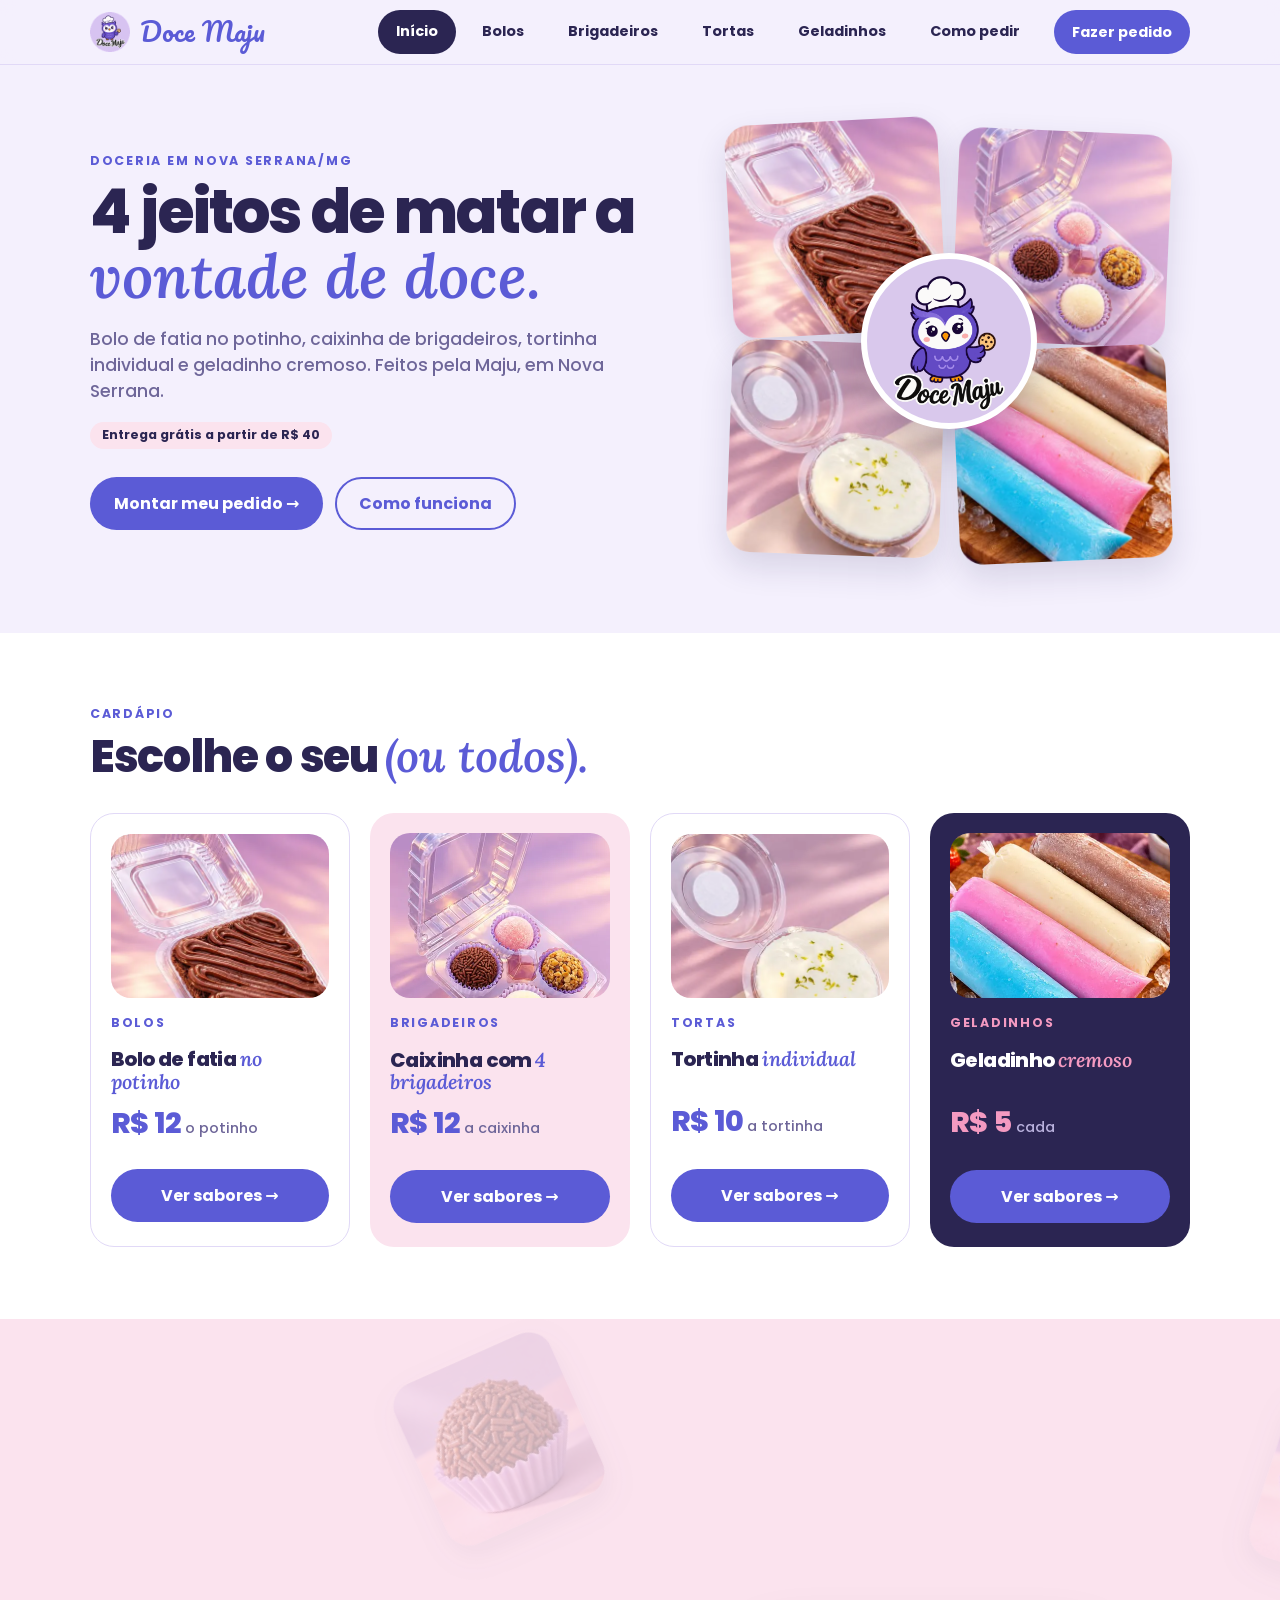
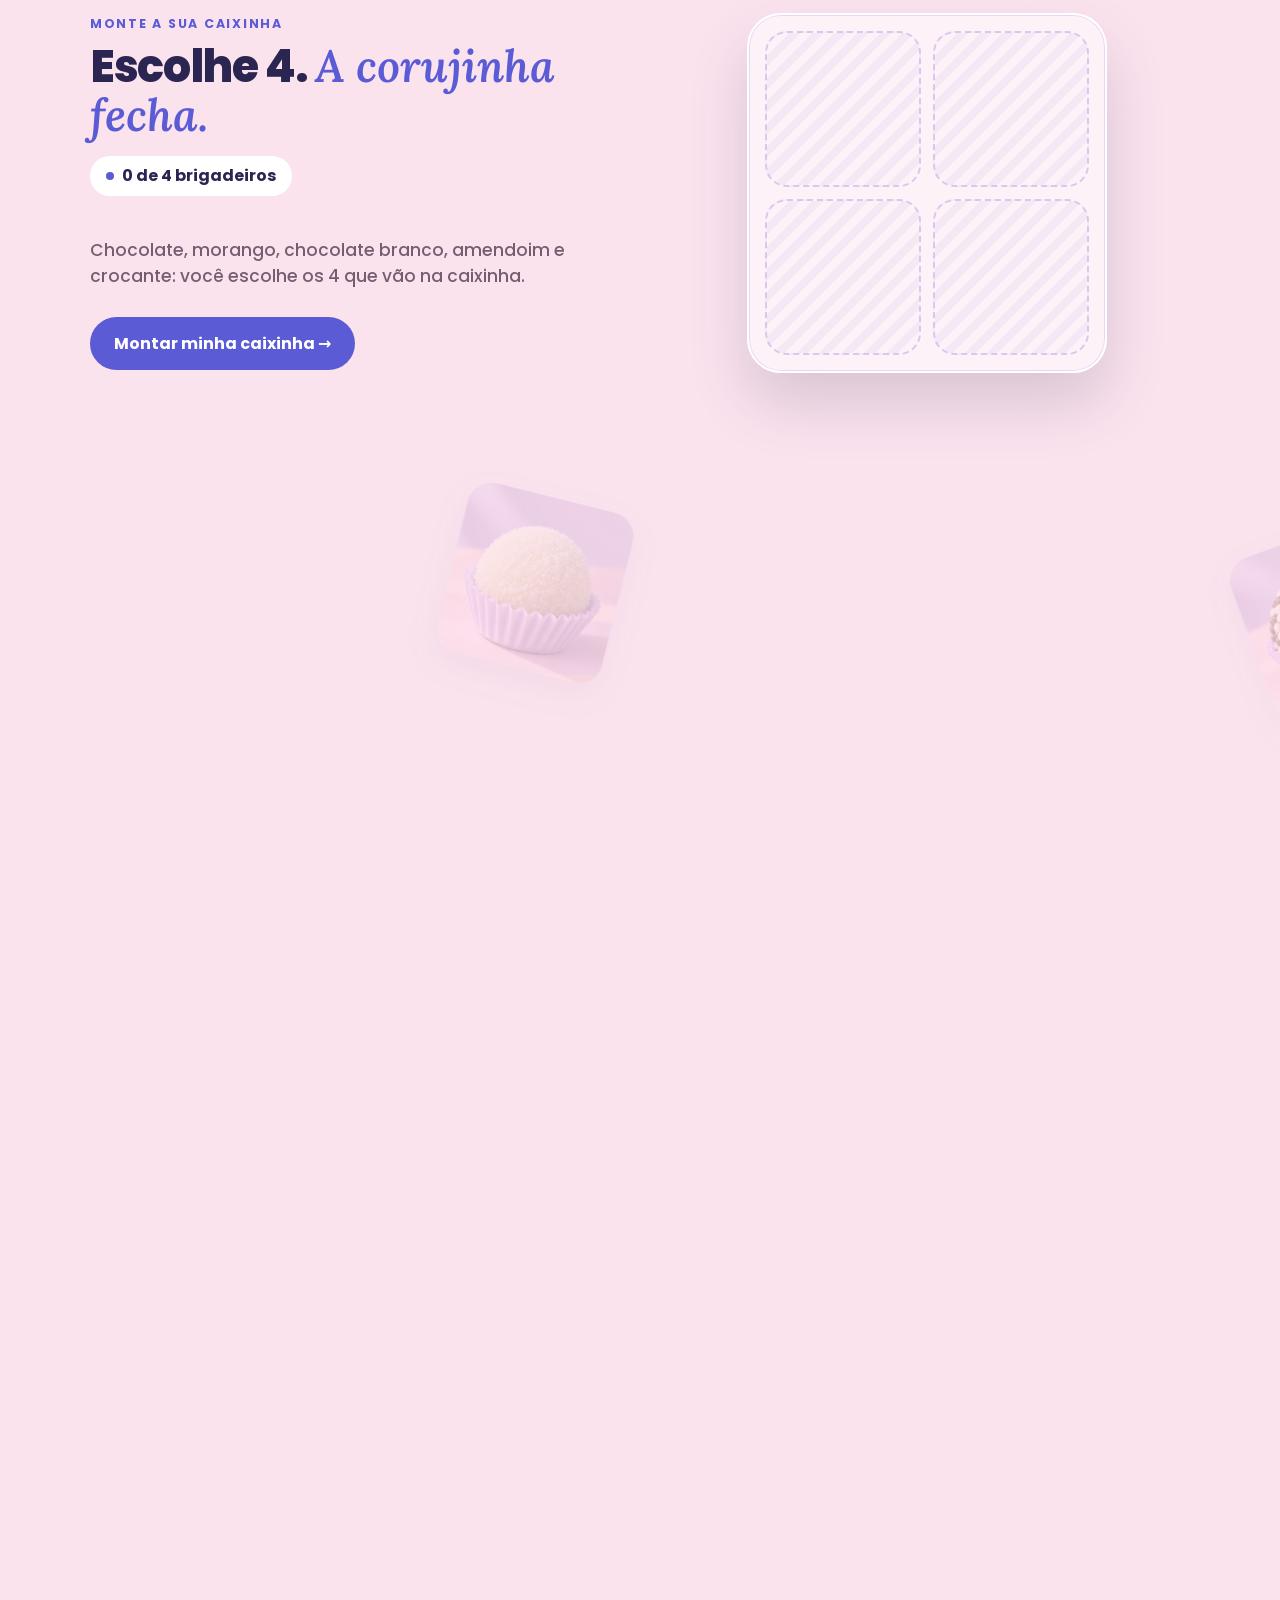
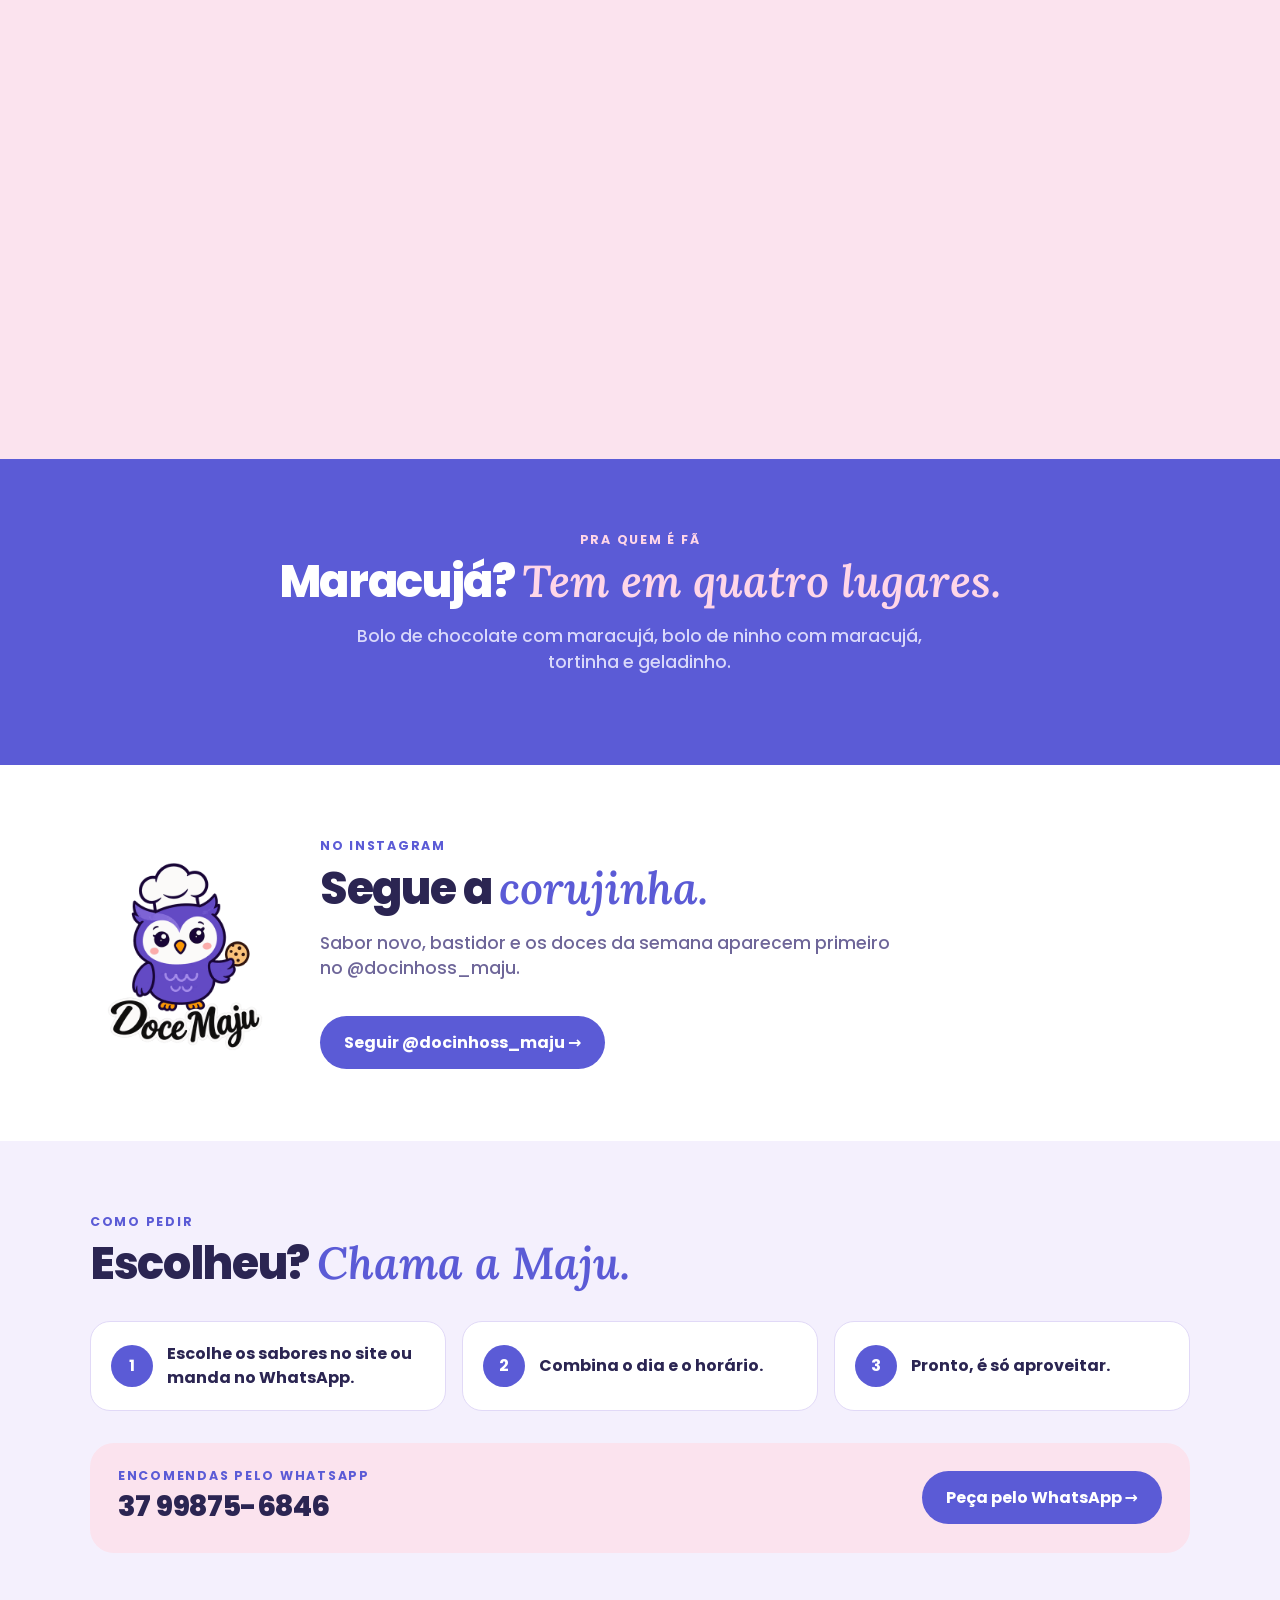
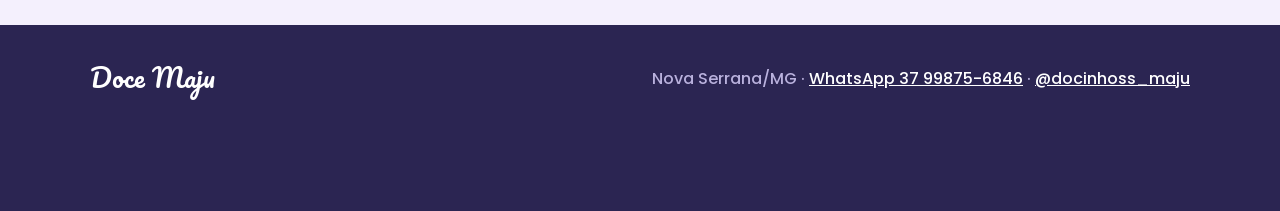
<file: cardapio/index.html>
<!doctype html>
<html lang="pt-BR">
<head>
  <meta charset="utf-8">
  <meta name="viewport" content="width=device-width, initial-scale=1">
  <title>Doce Maju</title>
  <meta name="robots" content="noindex">
  <link rel="canonical" href="https://docinhosmaju.com.br/">
  <meta http-equiv="refresh" content="0; url=/">
  <script>location.replace('/');</script>
</head>
<body>
  <p>O cardápio agora fica no <a href="/">Início</a>.</p>
</body>
</html>
</file>
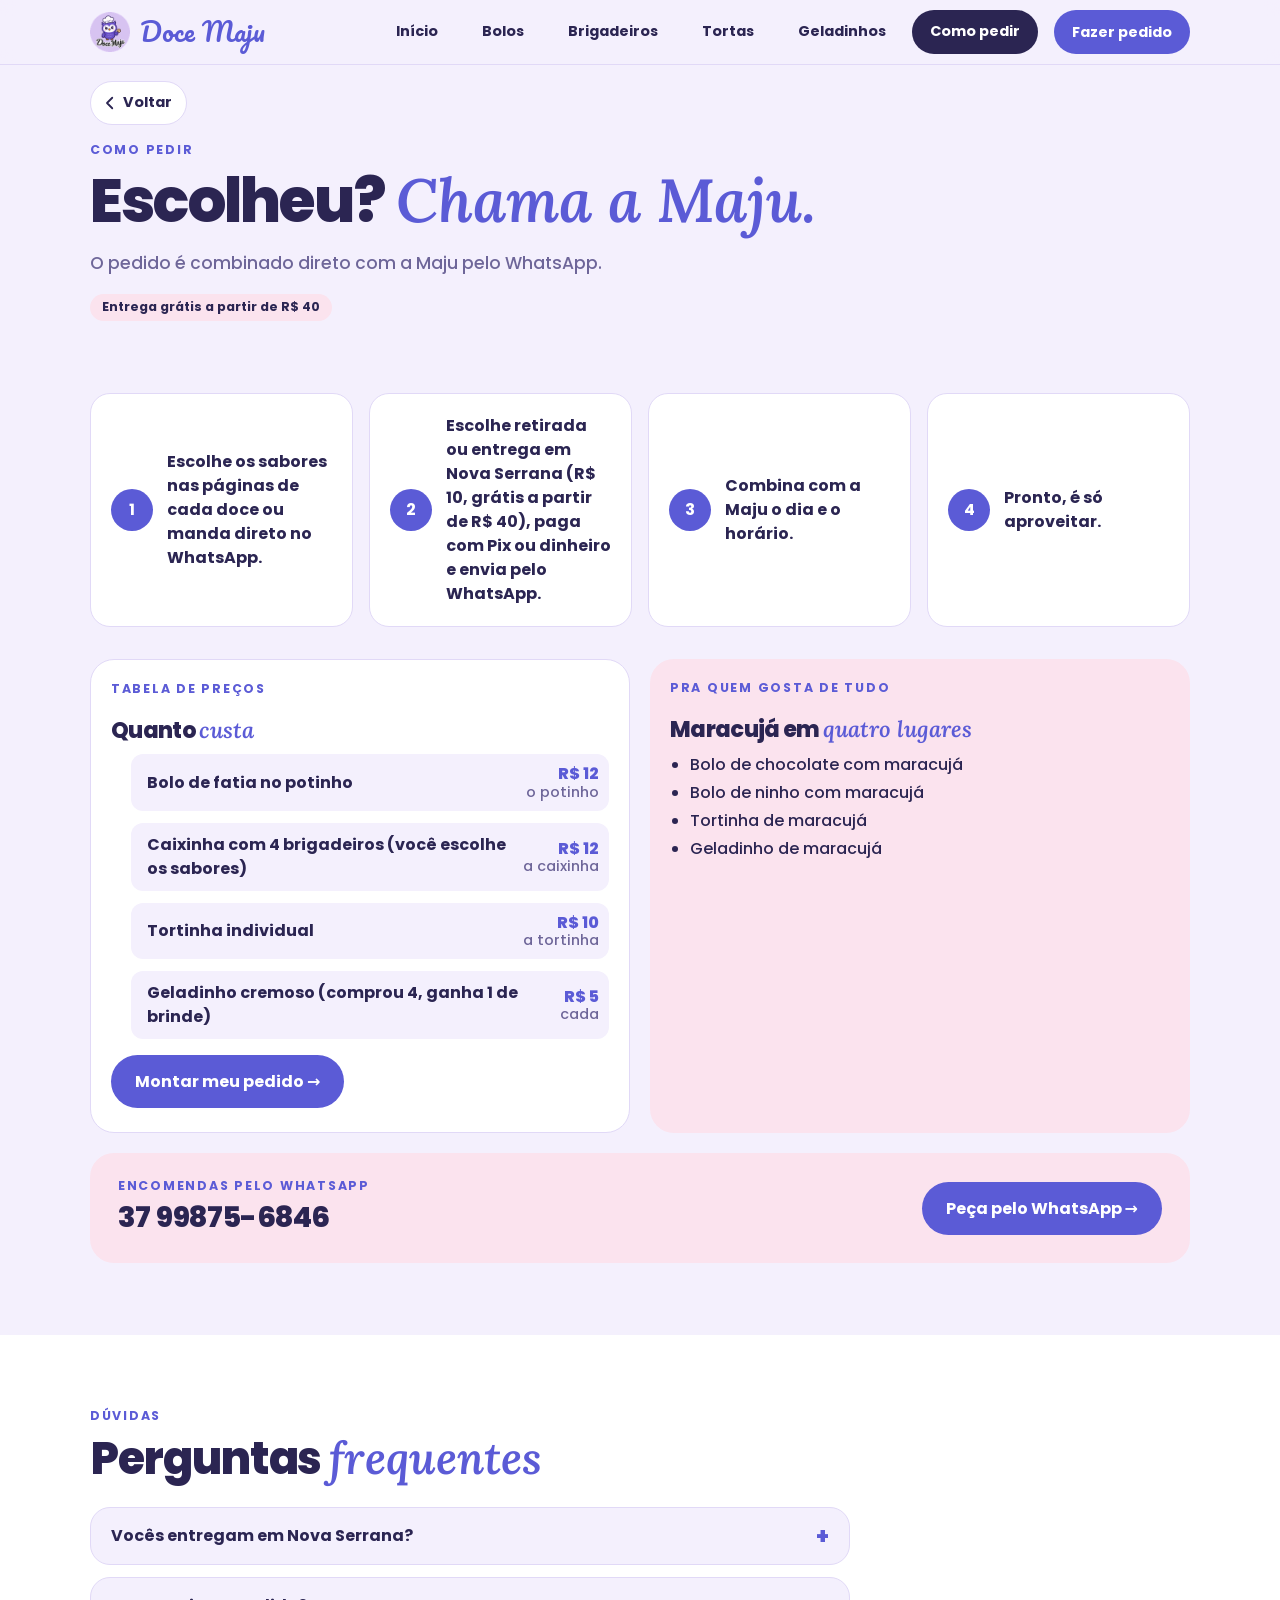
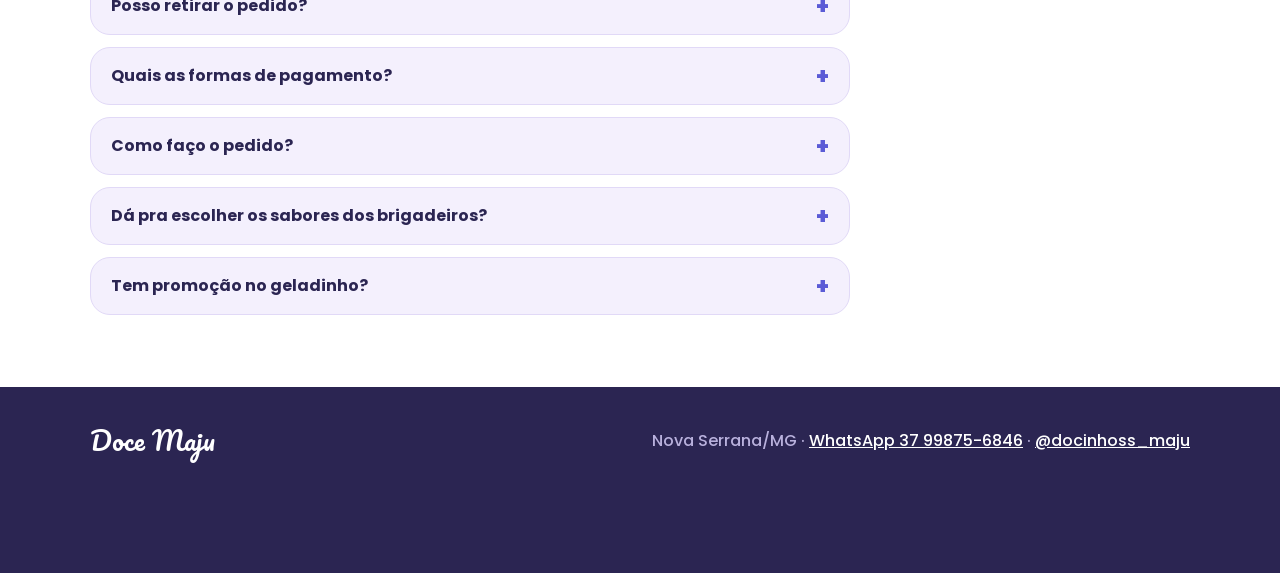
<file: como-pedir/index.html>
<!doctype html>
<html lang="pt-BR">
<head>
  <meta charset="utf-8">
  <meta name="viewport" content="width=device-width, initial-scale=1">
  <title>Como pedir e entrega em Nova Serrana | Doce Maju</title>
  <meta name="description" content="Como pedir os doces da Doce Maju: entrega em Nova Serrana (R$ 10, grátis a partir de R$ 40), retirada, Pix ou dinheiro, e a tabela de preços.">
  <meta property="og:type" content="website">
  <meta property="og:site_name" content="Doce Maju">
  <meta property="og:locale" content="pt_BR">
  <meta property="og:url" content="https://docinhosmaju.com.br/como-pedir/">
  <meta property="og:title" content="Como pedir e entrega em Nova Serrana | Doce Maju">
  <meta property="og:description" content="Como pedir os doces da Doce Maju: entrega em Nova Serrana (R$ 10, grátis a partir de R$ 40), retirada, Pix ou dinheiro, e a tabela de preços.">
  <meta property="og:image" content="https://docinhosmaju.com.br/assets/img/og-como-pedir.jpg?v=1">
  <meta property="og:image:type" content="image/jpeg">
  <meta property="og:image:width" content="1200">
  <meta property="og:image:height" content="630">
  <meta property="og:image:alt" content="Os 4 doces da Doce Maju: monte o pedido no site, entrega grátis a partir de R$ 40">
  <meta name="twitter:card" content="summary_large_image">
  <meta name="twitter:title" content="Como pedir e entrega em Nova Serrana | Doce Maju">
  <meta name="twitter:description" content="Como pedir os doces da Doce Maju: entrega em Nova Serrana (R$ 10, grátis a partir de R$ 40), retirada, Pix ou dinheiro, e a tabela de preços.">
  <meta name="twitter:image" content="https://docinhosmaju.com.br/assets/img/og-como-pedir.jpg?v=1">
  <meta name="theme-color" content="#5B5BD6">
  <link rel="icon" href="/assets/img/favicon.png" type="image/png">
  <link rel="apple-touch-icon" href="/assets/img/apple-touch-icon.png">
  <link rel="manifest" href="/site.webmanifest">
  <meta name="apple-mobile-web-app-title" content="Doce Maju">
  <meta name="application-name" content="Doce Maju">
  <link rel="canonical" href="https://docinhosmaju.com.br/como-pedir/">
  <script>document.documentElement.classList.add('js')</script>
  <link rel="preload" href="/assets/fontes/poppins-800-latin.woff2" as="font" type="font/woff2" crossorigin>
  <link rel="preload" href="/assets/fontes/poppins-500-latin.woff2" as="font" type="font/woff2" crossorigin>
  <link rel="stylesheet" href="/assets/fontes/fontes.css?v=1">
  <link rel="stylesheet" href="/assets/estilo.css?v=12">
  <script type="application/ld+json">
{
 "@context": "https://schema.org",
 "@type": "FAQPage",
 "mainEntity": [
  {
   "@type": "Question",
   "name": "Vocês entregam em Nova Serrana?",
   "acceptedAnswer": {
    "@type": "Answer",
    "text": "Sim. A entrega em Nova Serrana custa R$ 10 e é grátis em pedidos a partir de R$ 40. No site, você coloca o CEP e o endereço é preenchido sozinho."
   }
  },
  {
   "@type": "Question",
   "name": "Posso retirar o pedido?",
   "acceptedAnswer": {
    "@type": "Answer",
    "text": "Pode. Na hora de finalizar, escolha retirada (sem taxa) e combine com a Maju pelo WhatsApp."
   }
  },
  {
   "@type": "Question",
   "name": "Quais as formas de pagamento?",
   "acceptedAnswer": {
    "@type": "Answer",
    "text": "Pix ou dinheiro. No dinheiro, você avisa se precisa de troco e para quanto."
   }
  },
  {
   "@type": "Question",
   "name": "Como faço o pedido?",
   "acceptedAnswer": {
    "@type": "Answer",
    "text": "Escolha os sabores nas páginas de bolos, brigadeiros, tortas e geladinhos. O pedido vai somando entre as páginas. No fim, toque em Finalizar e a mensagem pronta abre no WhatsApp da Maju."
   }
  },
  {
   "@type": "Question",
   "name": "Dá pra escolher os sabores dos brigadeiros?",
   "acceptedAnswer": {
    "@type": "Answer",
    "text": "Dá. A caixinha tem 4 brigadeiros: pode ser a sortida ou montada por você, entre chocolate, morango, chocolate branco, amendoim e crocante."
   }
  },
  {
   "@type": "Question",
   "name": "Tem promoção no geladinho?",
   "acceptedAnswer": {
    "@type": "Answer",
    "text": "Tem. A cada 4 geladinhos no pedido, você escolhe 1 de brinde."
   }
  }
 ]
}
  </script>
  <script type="application/ld+json">
{
 "@context": "https://schema.org",
 "@type": "BreadcrumbList",
 "itemListElement": [
  {
   "@type": "ListItem",
   "position": 1,
   "name": "Início",
   "item": "https://docinhosmaju.com.br/"
  },
  {
   "@type": "ListItem",
   "position": 2,
   "name": "Como pedir",
   "item": "https://docinhosmaju.com.br/como-pedir/"
  }
 ]
}
  </script>
</head>
<body>

<header class="topo">
  <div class="faixa topo-linha">
    <a class="marca" href="/" aria-label="Doce Maju, início"><img src="/assets/img/logo-pequena.png" alt="" width="40" height="40">Doce Maju</a>
    <nav class="abas" aria-label="Páginas">
        <a class="aba" href="/">Início</a>
        <a class="aba" href="/bolos/">Bolos</a>
        <a class="aba" href="/brigadeiros/">Brigadeiros</a>
        <a class="aba" href="/tortas/">Tortas</a>
        <a class="aba" href="/geladinhos/">Geladinhos</a>
        <a class="aba" href="/como-pedir/" aria-current="page">Como pedir</a>
    </nav>
    <a class="botao botao-pequeno" href="/#cardapio">Fazer pedido</a>
  </div>
</header>

<main>

  <div class="faixa voltar-linha"><a class="voltar" href="/" data-voltar><svg viewBox="0 0 24 24" width="18" height="18" aria-hidden="true"><path fill="none" stroke="currentColor" stroke-width="2.4" stroke-linecap="round" stroke-linejoin="round" d="M15 5l-7 7 7 7"/></svg>Voltar</a></div>

  <section class="secao-topo">
    <div class="faixa">
      <p class="rotulo">Como pedir</p>
      <h1>Escolheu? <em>Chama a Maju.</em></h1>
      <p class="apoio">O pedido é combinado direto com a Maju pelo WhatsApp.</p>
      <p><span class="selo">Entrega grátis a partir de R$ 40</span></p>
    </div>
  </section>

  <section class="secao" style="padding-top:0">
    <div class="faixa">
      <ol class="passos">
        <li><strong>1</strong><span>Escolhe os sabores nas páginas de cada doce ou manda direto no WhatsApp.</span></li>
        <li><strong>2</strong><span>Escolhe retirada ou entrega em Nova Serrana (R$ 10, grátis a partir de R$ 40), paga com Pix ou dinheiro e envia pelo WhatsApp.</span></li>
        <li><strong>3</strong><span>Combina com a Maju o dia e o horário.</span></li>
        <li><strong>4</strong><span>Pronto, é só aproveitar.</span></li>
      </ol>
      <!-- PENDENTE: local da retirada (confirmar com a Maju) -->

      <div class="grade-cartoes" style="margin-top:0">
        <article class="cartao cartao-claro">
          <p class="rotulo">Tabela de preços</p>
          <h3>Quanto <em>custa</em></h3>
          <ul class="itens">
          <li class="item"><span>Bolo de fatia no potinho</span><span class="preco">R$ 12 <span class="preco-nota">o potinho</span></span></li>
          <li class="item"><span>Caixinha com 4 brigadeiros (você escolhe os sabores)</span><span class="preco">R$ 12 <span class="preco-nota">a caixinha</span></span></li>
          <li class="item"><span>Tortinha individual</span><span class="preco">R$ 10 <span class="preco-nota">a tortinha</span></span></li>
          <li class="item"><span>Geladinho cremoso (comprou 4, ganha 1 de brinde)</span><span class="preco">R$ 5 <span class="preco-nota">cada</span></span></li>
          </ul>
          <a class="botao" href="/">Montar meu pedido →</a>
        </article>
        <article class="cartao cartao-rosa">
          <p class="rotulo">Pra quem gosta de tudo</p>
          <h3>Maracujá em <em>quatro lugares</em></h3>
          <ul>
            <li>Bolo de chocolate com maracujá</li>
            <li>Bolo de ninho com maracujá</li>
            <li>Tortinha de maracujá</li>
            <li>Geladinho de maracujá</li>
          </ul>
        </article>
      </div>

      <div class="contato" style="margin-top:20px">
        <div>
          <p class="rotulo">Encomendas pelo WhatsApp</p>
          <p class="numero">37 99875-6846</p>
        </div>
        <a class="botao" href="https://wa.me/5537998756846?text=Oi%20Maju%21%20Vim%20pelo%20site%20e%20quero%20fazer%20uma%20encomenda." target="_blank" rel="noopener">Peça pelo WhatsApp →</a>
      </div>
    </div>
  </section>

  <section class="secao secao-branca">
    <div class="faixa">
      <p class="rotulo">Dúvidas</p>
      <h2>Perguntas <em>frequentes</em></h2>
      <div class="perguntas">
        <details>
          <summary>Vocês entregam em Nova Serrana?</summary>
          <p>Sim. A entrega em Nova Serrana custa R$ 10 e é grátis em pedidos a partir de R$ 40. No site, você coloca o CEP e o endereço é preenchido sozinho.</p>
        </details>
        <details>
          <summary>Posso retirar o pedido?</summary>
          <p>Pode. Na hora de finalizar, escolha retirada (sem taxa) e combine com a Maju pelo WhatsApp.</p>
        </details>
        <details>
          <summary>Quais as formas de pagamento?</summary>
          <p>Pix ou dinheiro. No dinheiro, você avisa se precisa de troco e para quanto.</p>
        </details>
        <details>
          <summary>Como faço o pedido?</summary>
          <p>Escolha os sabores nas páginas de bolos, brigadeiros, tortas e geladinhos. O pedido vai somando entre as páginas. No fim, toque em Finalizar e a mensagem pronta abre no WhatsApp da Maju.</p>
        </details>
        <details>
          <summary>Dá pra escolher os sabores dos brigadeiros?</summary>
          <p>Dá. A caixinha tem 4 brigadeiros: pode ser a sortida ou montada por você, entre chocolate, morango, chocolate branco, amendoim e crocante.</p>
        </details>
        <details>
          <summary>Tem promoção no geladinho?</summary>
          <p>Tem. A cada 4 geladinhos no pedido, você escolhe 1 de brinde.</p>
        </details>
      </div>
    </div>
  </section>

</main>

<footer class="rodape">
  <div class="faixa rodape-grade">
    <p class="marca">Doce Maju</p>
    <p>
      Nova Serrana/MG ·
      <a href="https://wa.me/5537998756846" target="_blank" rel="noopener">WhatsApp 37 99875-6846</a> ·
      <a href="https://instagram.com/docinhoss_maju" target="_blank" rel="noopener">@docinhoss_maju</a>
    </p>
  </div>
</footer>


<script src="/assets/voltar.js?v=3" defer></script>
<script src="/assets/movimento.js?v=2" defer></script>
<script src="/assets/atualizar.js?v=1" data-fundo="#2B2552" data-texto="#FFFFFF" data-botao="#5B5BD6" data-borda="rgba(255,255,255,.18)" defer></script>
</body>
</html>
</file>
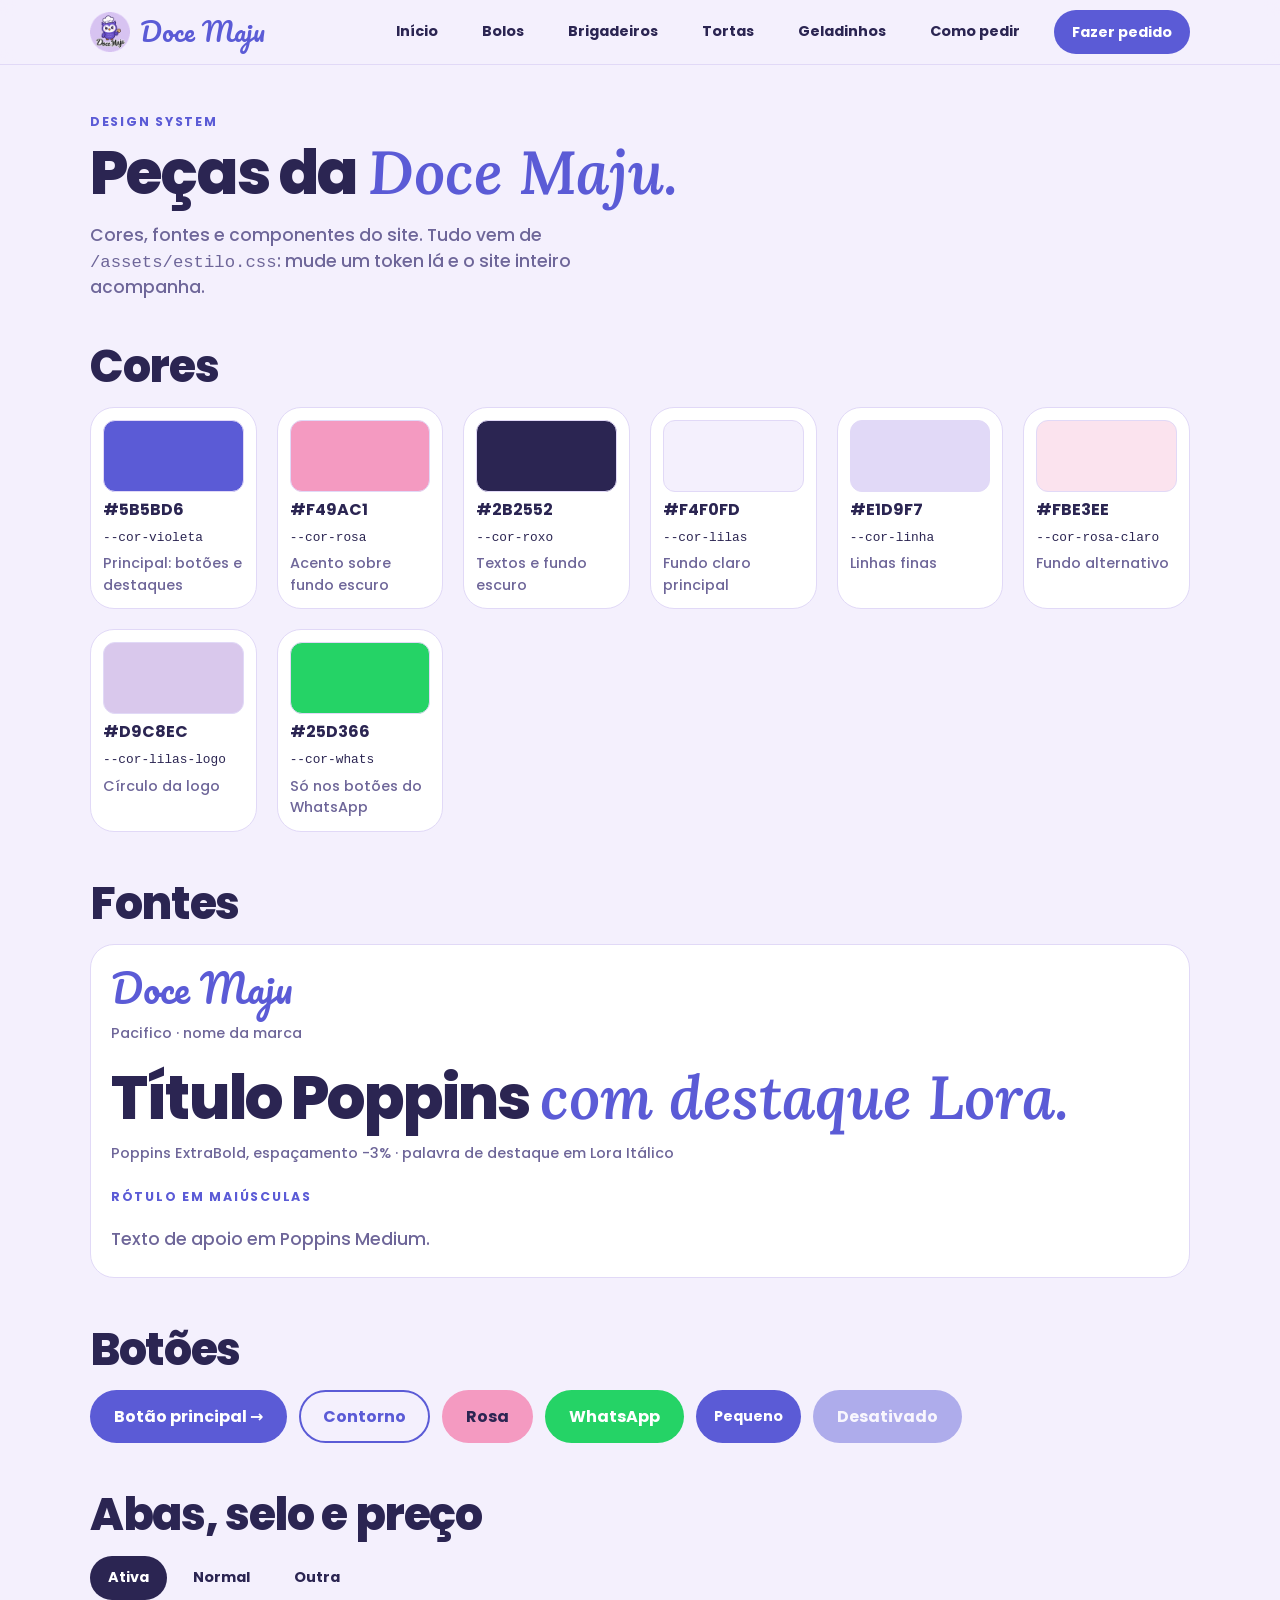
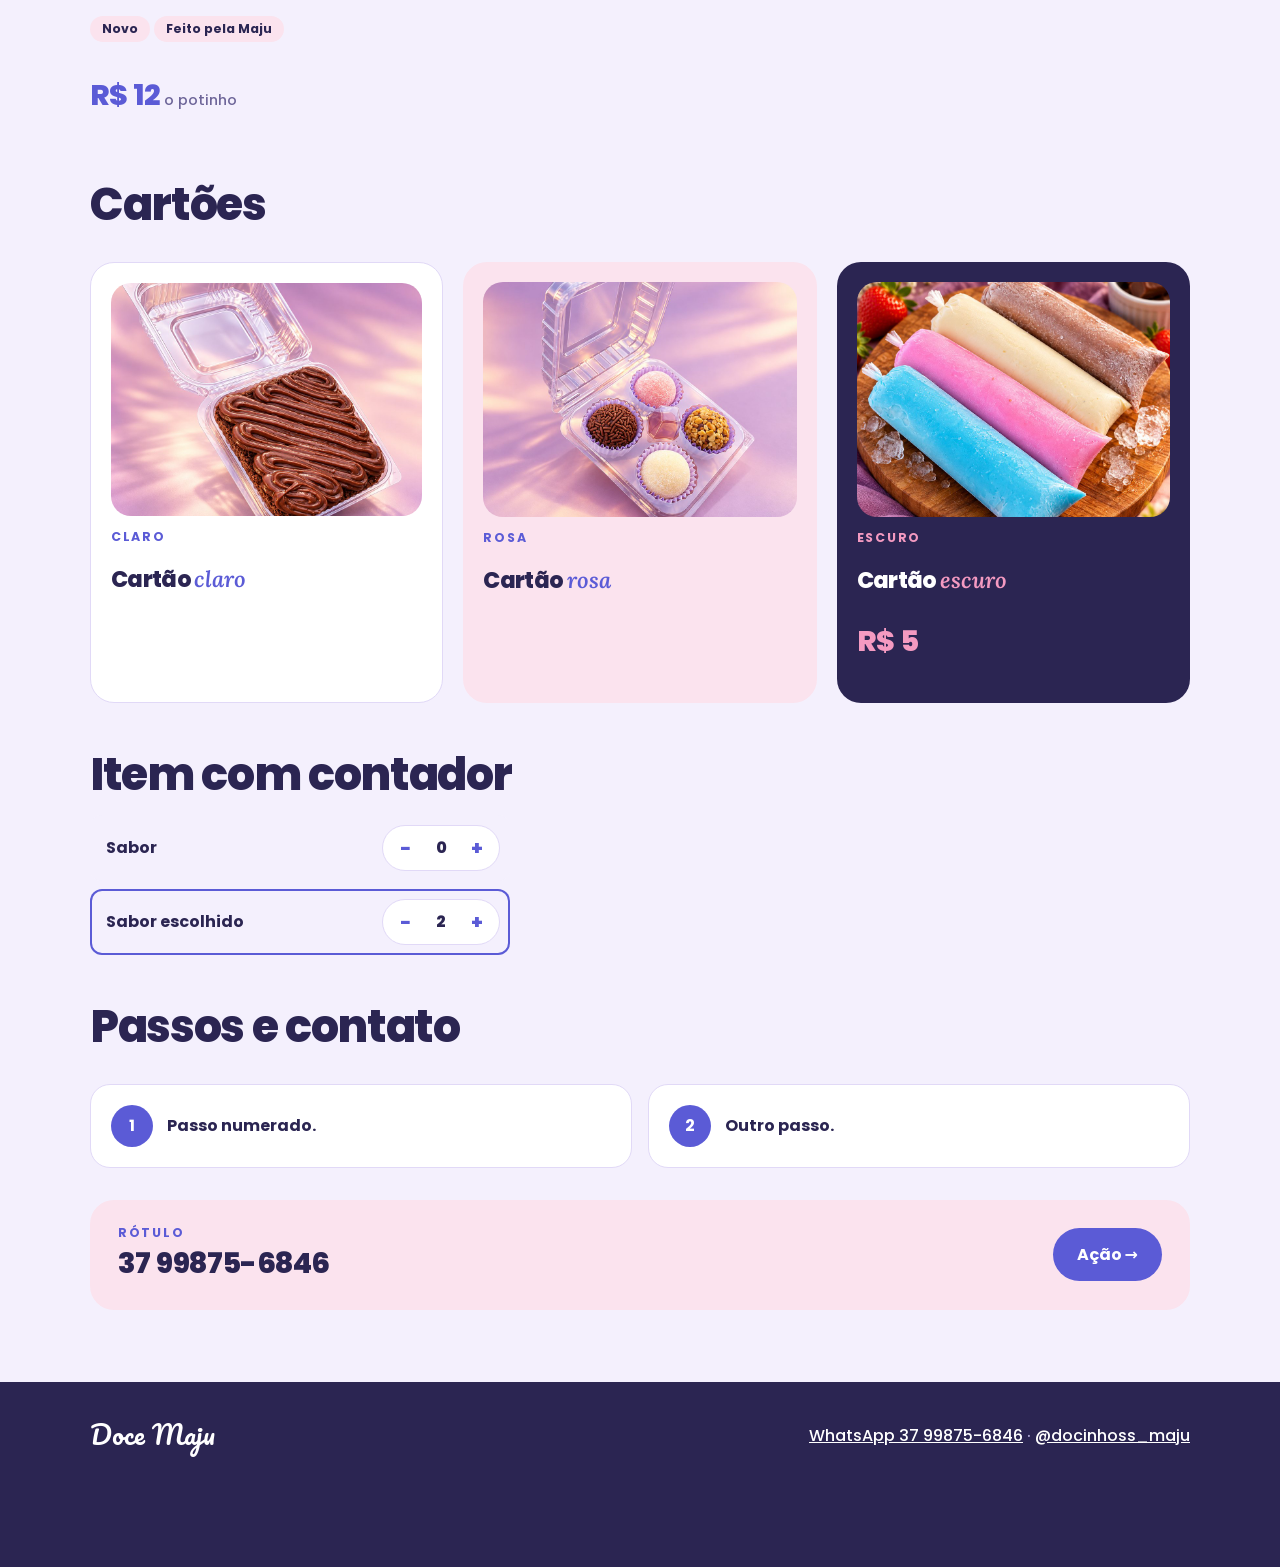
<file: design/index.html>
<!doctype html>
<html lang="pt-BR">
<head>
  <meta charset="utf-8">
  <meta name="viewport" content="width=device-width, initial-scale=1">
  <title>Design system | Doce Maju</title>
  <meta name="description" content="Cores, fontes e componentes do site da Doce Maju.">
  <meta name="theme-color" content="#5B5BD6">
  <link rel="icon" href="/assets/img/favicon.png" type="image/png">
  <link rel="apple-touch-icon" href="/assets/img/apple-touch-icon.png">
  <link rel="manifest" href="/site.webmanifest">
  <meta name="apple-mobile-web-app-title" content="Doce Maju">
  <meta name="application-name" content="Doce Maju">
  <link rel="canonical" href="https://docinhosmaju.com.br/design/">
  <meta property="og:type" content="website">
  <meta property="og:title" content="Design system | Doce Maju">
  <meta property="og:description" content="Cores, fontes e componentes do site da Doce Maju.">
  <meta property="og:url" content="https://docinhosmaju.com.br/design/">
  <meta property="og:image" content="https://docinhosmaju.com.br/assets/img/og.jpg?v=2">
  <script>document.documentElement.classList.add('js')</script>
  <link rel="preload" href="/assets/fontes/poppins-800-latin.woff2" as="font" type="font/woff2" crossorigin>
  <link rel="preload" href="/assets/fontes/poppins-500-latin.woff2" as="font" type="font/woff2" crossorigin>
  <link rel="stylesheet" href="/assets/fontes/fontes.css?v=1">
  <link rel="stylesheet" href="/assets/estilo.css?v=12">
  <meta name="robots" content="noindex">
</head>
<body>

<header class="topo">
  <div class="faixa topo-linha">
    <a class="marca" href="/" aria-label="Doce Maju, início"><img src="/assets/img/logo-pequena.png" alt="" width="40" height="40">Doce Maju</a>
    <nav class="abas" aria-label="Páginas">
        <a class="aba" href="/">Início</a>
        <a class="aba" href="/bolos/">Bolos</a>
        <a class="aba" href="/brigadeiros/">Brigadeiros</a>
        <a class="aba" href="/tortas/">Tortas</a>
        <a class="aba" href="/geladinhos/">Geladinhos</a>
        <a class="aba" href="/como-pedir/">Como pedir</a>
    </nav>
    <a class="botao botao-pequeno" href="/#cardapio">Fazer pedido</a>
  </div>
</header>

<main>

  <section class="secao-topo">
    <div class="faixa">
      <p class="rotulo">Design system</p>
      <h1>Peças da <em>Doce Maju.</em></h1>
      <p class="apoio">Cores, fontes e componentes do site. Tudo vem de <code>/assets/estilo.css</code>: mude um token lá e o site inteiro acompanha.</p>
    </div>
  </section>

  <section class="secao" style="padding-top:0">
    <div class="faixa" style="display:grid;gap:48px">

      <div>
        <h2>Cores</h2>
        <div class="grade-cartoes" style="grid-template-columns:repeat(auto-fit,minmax(150px,1fr));margin-top:16px">
        <div class="cartao cartao-claro" style="gap:6px;padding:12px">
          <div style="height:72px;border-radius:12px;background:#5B5BD6;border:1px solid var(--cor-linha)"></div>
          <strong>#5B5BD6</strong><code style="font-size:.8rem">--cor-violeta</code><span class="preco-nota">Principal: botões e destaques</span>
        </div>
        <div class="cartao cartao-claro" style="gap:6px;padding:12px">
          <div style="height:72px;border-radius:12px;background:#F49AC1;border:1px solid var(--cor-linha)"></div>
          <strong>#F49AC1</strong><code style="font-size:.8rem">--cor-rosa</code><span class="preco-nota">Acento sobre fundo escuro</span>
        </div>
        <div class="cartao cartao-claro" style="gap:6px;padding:12px">
          <div style="height:72px;border-radius:12px;background:#2B2552;border:1px solid var(--cor-linha)"></div>
          <strong>#2B2552</strong><code style="font-size:.8rem">--cor-roxo</code><span class="preco-nota">Textos e fundo escuro</span>
        </div>
        <div class="cartao cartao-claro" style="gap:6px;padding:12px">
          <div style="height:72px;border-radius:12px;background:#F4F0FD;border:1px solid var(--cor-linha)"></div>
          <strong>#F4F0FD</strong><code style="font-size:.8rem">--cor-lilas</code><span class="preco-nota">Fundo claro principal</span>
        </div>
        <div class="cartao cartao-claro" style="gap:6px;padding:12px">
          <div style="height:72px;border-radius:12px;background:#E1D9F7;border:1px solid var(--cor-linha)"></div>
          <strong>#E1D9F7</strong><code style="font-size:.8rem">--cor-linha</code><span class="preco-nota">Linhas finas</span>
        </div>
        <div class="cartao cartao-claro" style="gap:6px;padding:12px">
          <div style="height:72px;border-radius:12px;background:#FBE3EE;border:1px solid var(--cor-linha)"></div>
          <strong>#FBE3EE</strong><code style="font-size:.8rem">--cor-rosa-claro</code><span class="preco-nota">Fundo alternativo</span>
        </div>
        <div class="cartao cartao-claro" style="gap:6px;padding:12px">
          <div style="height:72px;border-radius:12px;background:#D9C8EC;border:1px solid var(--cor-linha)"></div>
          <strong>#D9C8EC</strong><code style="font-size:.8rem">--cor-lilas-logo</code><span class="preco-nota">Círculo da logo</span>
        </div>
        <div class="cartao cartao-claro" style="gap:6px;padding:12px">
          <div style="height:72px;border-radius:12px;background:#25D366;border:1px solid var(--cor-linha)"></div>
          <strong>#25D366</strong><code style="font-size:.8rem">--cor-whats</code><span class="preco-nota">Só nos botões do WhatsApp</span>
        </div>
        </div>
      </div>

      <div>
        <h2>Fontes</h2>
        <div class="cartao cartao-claro">
          <p class="marca" style="font-size:2.4rem">Doce Maju</p><span class="preco-nota">Pacifico · nome da marca</span>
          <h1 style="margin:8px 0 0">Título Poppins <em>com destaque Lora.</em></h1><span class="preco-nota">Poppins ExtraBold, espaçamento -3% · palavra de destaque em Lora Itálico</span>
          <p class="rotulo" style="margin-top:12px">Rótulo em maiúsculas</p>
          <p class="apoio" style="margin:0">Texto de apoio em Poppins Medium.</p>
        </div>
      </div>

      <div>
        <h2>Botões</h2>
        <div class="acoes" style="margin-top:16px">
          <a class="botao" href="#">Botão principal →</a>
          <a class="botao botao-contorno" href="#">Contorno</a>
          <a class="botao botao-rosa" href="#">Rosa</a>
          <a class="botao botao-whats" href="#">WhatsApp</a>
          <a class="botao botao-pequeno" href="#">Pequeno</a>
          <button class="botao" disabled>Desativado</button>
        </div>
      </div>

      <div>
        <h2>Abas, selo e preço</h2>
        <nav class="abas" style="margin:16px 0">
          <a class="aba" aria-current="page" href="#">Ativa</a><a class="aba" href="#">Normal</a><a class="aba" href="#">Outra</a>
        </nav>
        <p><span class="selo">Novo</span> <span class="selo">Feito pela Maju</span></p>
        <p class="preco"><span class="preco-grande">R$ 12</span> <span class="preco-nota">o potinho</span></p>
      </div>

      <div>
        <h2>Cartões</h2>
        <div class="grade-cartoes">
          <article class="cartao cartao-claro"><div class="foto"><img src="/assets/img/bolos.jpg?v=3" alt="Bolo de fatia de chocolate no potinho" width="960" height="720" loading="lazy"></div><p class="rotulo">Claro</p><h3>Cartão <em>claro</em></h3></article>
          <article class="cartao cartao-rosa"><div class="foto"><img src="/assets/img/brigadeiros.jpg?v=3" alt="Caixinha aberta com 4 brigadeiros" width="960" height="720" loading="lazy"></div><p class="rotulo">Rosa</p><h3>Cartão <em>rosa</em></h3></article>
          <article class="cartao cartao-escuro"><div class="foto"><img src="/assets/img/geladinhos.jpg?v=4" alt="Geladinhos de morango, maracujá, chocolate e pedacinho do céu" width="960" height="720" loading="lazy"></div><p class="rotulo">Escuro</p><h3>Cartão <em>escuro</em></h3><p class="preco"><span class="preco-grande">R$ 5</span></p></article>
        </div>
      </div>

      <div>
        <h2>Item com contador</h2>
        <ul class="itens" style="max-width:420px;margin-top:16px">
          <li class="item"><span>Sabor</span><span class="contador"><button type="button">−</button><output>0</output><button type="button">+</button></span></li>
          <li class="item escolhido"><span>Sabor escolhido</span><span class="contador"><button type="button">−</button><output>2</output><button type="button">+</button></span></li>
        </ul>
      </div>

      <div>
        <h2>Passos e contato</h2>
        <ol class="passos"><li><strong>1</strong><span>Passo numerado.</span></li><li><strong>2</strong><span>Outro passo.</span></li></ol>
        <div class="contato"><div><p class="rotulo">Rótulo</p><p class="numero">37 99875-6846</p></div><a class="botao" href="#">Ação →</a></div>
      </div>

    </div>
  </section>

</main>

<footer class="rodape">
  <div class="faixa rodape-grade">
    <p class="marca">Doce Maju</p>
    <p>
      <a href="https://wa.me/5537998756846" target="_blank" rel="noopener">WhatsApp 37 99875-6846</a> ·
      <a href="https://instagram.com/docinhoss_maju" target="_blank" rel="noopener">@docinhoss_maju</a>
    </p>
  </div>
</footer>


<script src="/assets/atualizar.js?v=1" data-fundo="#2B2552" data-texto="#FFFFFF" data-botao="#5B5BD6" data-borda="rgba(255,255,255,.18)" defer></script>
</body>
</html>
</file>
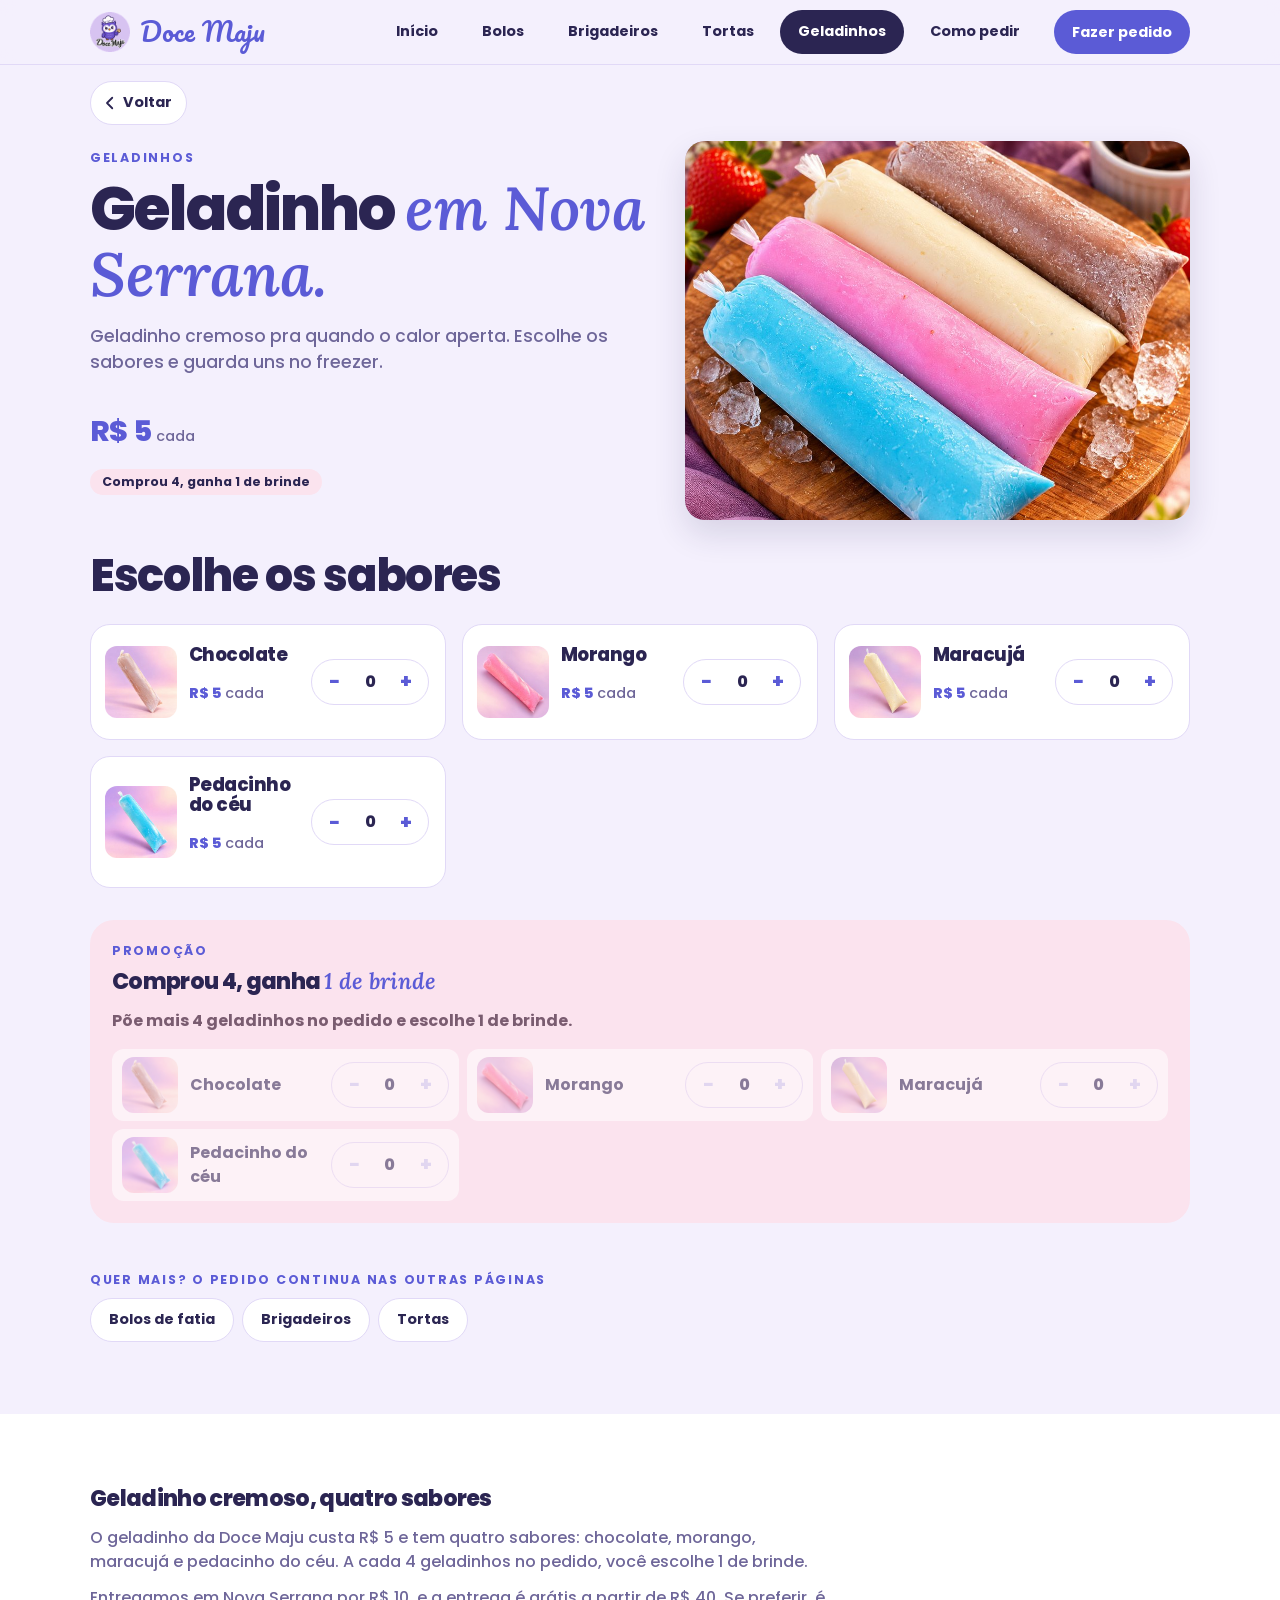
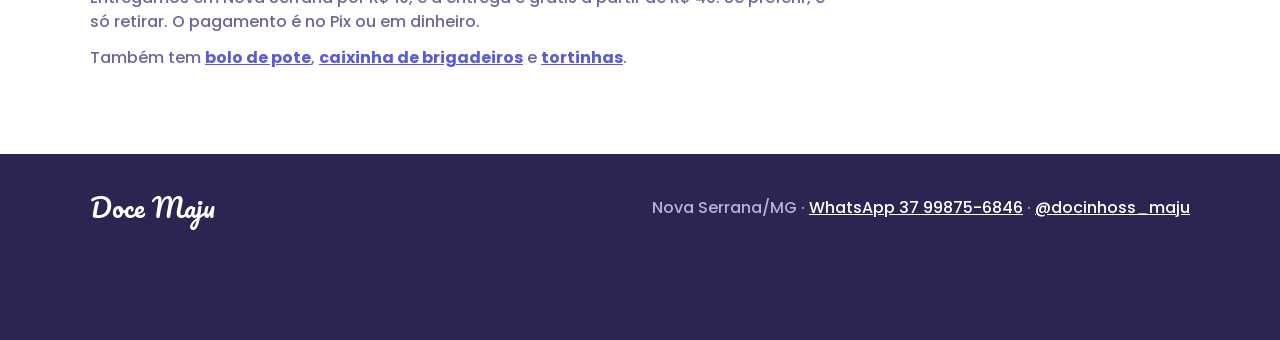
<file: geladinhos/index.html>
<!doctype html>
<html lang="pt-BR">
<head>
  <meta charset="utf-8">
  <meta name="viewport" content="width=device-width, initial-scale=1">
  <title>Geladinho gourmet em Nova Serrana | Doce Maju</title>
  <meta name="description" content="Geladinho cremoso em Nova Serrana/MG por R$ 5: chocolate, morango, maracujá e pedacinho do céu. Comprou 4, ganha 1 de brinde.">
  <meta property="og:type" content="website">
  <meta property="og:site_name" content="Doce Maju">
  <meta property="og:locale" content="pt_BR">
  <meta property="og:url" content="https://docinhosmaju.com.br/geladinhos/">
  <meta property="og:title" content="Geladinho gourmet em Nova Serrana | Doce Maju">
  <meta property="og:description" content="Geladinho cremoso em Nova Serrana/MG por R$ 5: chocolate, morango, maracujá e pedacinho do céu. Comprou 4, ganha 1 de brinde.">
  <meta property="og:image" content="https://docinhosmaju.com.br/assets/img/og-geladinhos.jpg?v=1">
  <meta property="og:image:type" content="image/jpeg">
  <meta property="og:image:width" content="1200">
  <meta property="og:image:height" content="630">
  <meta property="og:image:alt" content="Geladinhos de morango, maracujá, chocolate e pedacinho do céu, R$ 5 cada">
  <meta name="twitter:card" content="summary_large_image">
  <meta name="twitter:title" content="Geladinho gourmet em Nova Serrana | Doce Maju">
  <meta name="twitter:description" content="Geladinho cremoso em Nova Serrana/MG por R$ 5: chocolate, morango, maracujá e pedacinho do céu. Comprou 4, ganha 1 de brinde.">
  <meta name="twitter:image" content="https://docinhosmaju.com.br/assets/img/og-geladinhos.jpg?v=1">
  <meta name="theme-color" content="#5B5BD6">
  <link rel="icon" href="/assets/img/favicon.png" type="image/png">
  <link rel="apple-touch-icon" href="/assets/img/apple-touch-icon.png">
  <link rel="manifest" href="/site.webmanifest">
  <meta name="apple-mobile-web-app-title" content="Doce Maju">
  <meta name="application-name" content="Doce Maju">
  <link rel="canonical" href="https://docinhosmaju.com.br/geladinhos/">
  <script>document.documentElement.classList.add('js')</script>
  <link rel="preload" href="/assets/fontes/poppins-800-latin.woff2" as="font" type="font/woff2" crossorigin>
  <link rel="preload" href="/assets/fontes/poppins-500-latin.woff2" as="font" type="font/woff2" crossorigin>
  <link rel="stylesheet" href="/assets/fontes/fontes.css?v=1">
  <link rel="stylesheet" href="/assets/estilo.css?v=12">
  <script type="application/ld+json">
{
 "@context": "https://schema.org",
 "@graph": [
  {
   "@type": "Product",
   "@id": "https://docinhosmaju.com.br/geladinhos/#produto",
   "name": "Geladinho cremoso",
   "description": "Geladinho cremoso em Nova Serrana/MG por R$ 5: chocolate, morango, maracujá e pedacinho do céu. Comprou 4, ganha 1 de brinde.",
   "image": "https://docinhosmaju.com.br/assets/img/geladinhos.jpg",
   "url": "https://docinhosmaju.com.br/geladinhos/",
   "brand": {
    "@type": "Brand",
    "name": "Doce Maju"
   },
   "additionalProperty": [
    {
     "@type": "PropertyValue",
     "name": "Sabor",
     "value": "chocolate"
    },
    {
     "@type": "PropertyValue",
     "name": "Sabor",
     "value": "morango"
    },
    {
     "@type": "PropertyValue",
     "name": "Sabor",
     "value": "maracujá"
    },
    {
     "@type": "PropertyValue",
     "name": "Sabor",
     "value": "pedacinho do céu"
    }
   ],
   "offers": {
    "@type": "Offer",
    "price": "5",
    "priceCurrency": "BRL",
    "availability": "https://schema.org/InStock",
    "url": "https://docinhosmaju.com.br/geladinhos/",
    "seller": {
     "@type": "Bakery",
     "@id": "https://docinhosmaju.com.br/#doceria",
     "name": "Doce Maju",
     "url": "https://docinhosmaju.com.br/"
    },
    "areaServed": {
     "@type": "City",
     "name": "Nova Serrana"
    }
   }
  },
  {
   "@type": "BreadcrumbList",
   "itemListElement": [
    {
     "@type": "ListItem",
     "position": 1,
     "name": "Início",
     "item": "https://docinhosmaju.com.br/"
    },
    {
     "@type": "ListItem",
     "position": 2,
     "name": "Geladinhos",
     "item": "https://docinhosmaju.com.br/geladinhos/"
    }
   ]
  }
 ]
}
  </script>
</head>
<body>

<header class="topo">
  <div class="faixa topo-linha">
    <a class="marca" href="/" aria-label="Doce Maju, início"><img src="/assets/img/logo-pequena.png" alt="" width="40" height="40">Doce Maju</a>
    <nav class="abas" aria-label="Páginas">
        <a class="aba" href="/">Início</a>
        <a class="aba" href="/bolos/">Bolos</a>
        <a class="aba" href="/brigadeiros/">Brigadeiros</a>
        <a class="aba" href="/tortas/">Tortas</a>
        <a class="aba" href="/geladinhos/" aria-current="page">Geladinhos</a>
        <a class="aba" href="/como-pedir/">Como pedir</a>
    </nav>
    <a class="botao botao-pequeno" href="/#cardapio">Fazer pedido</a>
  </div>
</header>

<main>

  <div class="faixa voltar-linha"><a class="voltar" href="/" data-voltar><svg viewBox="0 0 24 24" width="18" height="18" aria-hidden="true"><path fill="none" stroke="currentColor" stroke-width="2.4" stroke-linecap="round" stroke-linejoin="round" d="M15 5l-7 7 7 7"/></svg>Voltar</a></div>

  <section class="secao-topo">
    <div class="faixa categoria-topo">
      <div>
        <p class="rotulo">Geladinhos</p>
        <h1>Geladinho <em>em Nova Serrana.</em></h1>
        <p class="apoio">Geladinho cremoso pra quando o calor aperta. Escolhe os sabores e guarda uns no freezer.</p>
        <p class="preco"><span class="preco-grande">R$ 5</span> <span class="preco-nota">cada</span></p>
        <p><span class="selo">Comprou 4, ganha 1 de brinde</span></p>
      </div>
      <div class="foto"><img src="/assets/img/geladinhos.jpg?v=4" alt="Geladinhos de pedacinho do céu, morango, maracujá e chocolate" width="960" height="720"></div>
    </div>
  </section>

  <section class="secao" style="padding-top:8px">
    <div class="faixa">
      <h2>Escolhe os sabores</h2>
      <ul class="sabores">
        <li class="item sabor" data-nome="Geladinho de chocolate" data-preco="5">
          <img class="sabor-foto" src="/assets/img/sabores/geladinho-chocolate.jpg?v=3" alt="Geladinho de chocolate" width="88" height="88" loading="lazy">
          <div>
            <h3>Chocolate</h3>
            <p class="preco"><span>R$ 5</span> <span class="preco-nota">cada</span></p>
          </div>
          <span class="contador">
            <button type="button" data-menos aria-label="Tirar 1 Geladinho de chocolate">−</button>
            <output aria-live="polite">0</output>
            <button type="button" data-mais aria-label="Pôr 1 Geladinho de chocolate">+</button>
          </span>
        </li>
        <li class="item sabor" data-nome="Geladinho de morango" data-preco="5">
          <img class="sabor-foto" src="/assets/img/sabores/geladinho-morango.jpg?v=3" alt="Geladinho de morango" width="88" height="88" loading="lazy">
          <div>
            <h3>Morango</h3>
            <p class="preco"><span>R$ 5</span> <span class="preco-nota">cada</span></p>
          </div>
          <span class="contador">
            <button type="button" data-menos aria-label="Tirar 1 Geladinho de morango">−</button>
            <output aria-live="polite">0</output>
            <button type="button" data-mais aria-label="Pôr 1 Geladinho de morango">+</button>
          </span>
        </li>
        <li class="item sabor" data-nome="Geladinho de maracujá" data-preco="5">
          <img class="sabor-foto" src="/assets/img/sabores/geladinho-maracuja.jpg?v=3" alt="Geladinho de maracujá" width="88" height="88" loading="lazy">
          <div>
            <h3>Maracujá</h3>
            <p class="preco"><span>R$ 5</span> <span class="preco-nota">cada</span></p>
          </div>
          <span class="contador">
            <button type="button" data-menos aria-label="Tirar 1 Geladinho de maracujá">−</button>
            <output aria-live="polite">0</output>
            <button type="button" data-mais aria-label="Pôr 1 Geladinho de maracujá">+</button>
          </span>
        </li>
        <li class="item sabor" data-nome="Geladinho de pedacinho do céu" data-preco="5">
          <img class="sabor-foto" src="/assets/img/sabores/geladinho-pedacinho-do-ceu.jpg?v=3" alt="Geladinho de pedacinho do céu" width="88" height="88" loading="lazy">
          <div>
            <h3>Pedacinho do céu</h3>
            <p class="preco"><span>R$ 5</span> <span class="preco-nota">cada</span></p>
          </div>
          <span class="contador">
            <button type="button" data-menos aria-label="Tirar 1 Geladinho de pedacinho do céu">−</button>
            <output aria-live="polite">0</output>
            <button type="button" data-mais aria-label="Pôr 1 Geladinho de pedacinho do céu">+</button>
          </span>
        </li>
      </ul>

      <div class="montador brinde" data-brinde>
        <div class="montador-topo">
          <div>
            <p class="rotulo">Promoção</p>
            <h3>Comprou 4, ganha <em>1 de brinde</em></h3>
          </div>
        </div>
        <p class="brinde-status" data-brinde-status>Põe 4 geladinhos no pedido e escolhe 1 de brinde.</p>
        <ul class="itens montador-sabores">
          <li class="item montador-sabor" data-brinde-sabor="Geladinho de chocolate">
            <img class="sabor-foto" src="/assets/img/sabores/geladinho-chocolate.jpg?v=3" alt="Geladinho de chocolate de brinde" width="88" height="88" loading="lazy">
            <span>Chocolate</span>
            <span class="contador">
              <button type="button" data-menos aria-label="Tirar brinde de chocolate">−</button>
              <output aria-live="polite">0</output>
              <button type="button" data-mais aria-label="Escolher brinde de chocolate" disabled>+</button>
            </span>
          </li>
          <li class="item montador-sabor" data-brinde-sabor="Geladinho de morango">
            <img class="sabor-foto" src="/assets/img/sabores/geladinho-morango.jpg?v=3" alt="Geladinho de morango de brinde" width="88" height="88" loading="lazy">
            <span>Morango</span>
            <span class="contador">
              <button type="button" data-menos aria-label="Tirar brinde de morango">−</button>
              <output aria-live="polite">0</output>
              <button type="button" data-mais aria-label="Escolher brinde de morango" disabled>+</button>
            </span>
          </li>
          <li class="item montador-sabor" data-brinde-sabor="Geladinho de maracujá">
            <img class="sabor-foto" src="/assets/img/sabores/geladinho-maracuja.jpg?v=3" alt="Geladinho de maracujá de brinde" width="88" height="88" loading="lazy">
            <span>Maracujá</span>
            <span class="contador">
              <button type="button" data-menos aria-label="Tirar brinde de maracujá">−</button>
              <output aria-live="polite">0</output>
              <button type="button" data-mais aria-label="Escolher brinde de maracujá" disabled>+</button>
            </span>
          </li>
          <li class="item montador-sabor" data-brinde-sabor="Geladinho de pedacinho do céu">
            <img class="sabor-foto" src="/assets/img/sabores/geladinho-pedacinho-do-ceu.jpg?v=3" alt="Geladinho de pedacinho do céu de brinde" width="88" height="88" loading="lazy">
            <span>Pedacinho do céu</span>
            <span class="contador">
              <button type="button" data-menos aria-label="Tirar brinde de pedacinho do céu">−</button>
              <output aria-live="polite">0</output>
              <button type="button" data-mais aria-label="Escolher brinde de pedacinho do céu" disabled>+</button>
            </span>
          </li>
        </ul>
      </div>
      <div class="continua">
        <p class="rotulo">Quer mais? O pedido continua nas outras páginas</p>
        <nav class="abas" aria-label="Outros doces">
        <a class="aba" href="/bolos/">Bolos de fatia</a>
        <a class="aba" href="/brigadeiros/">Brigadeiros</a>
        <a class="aba" href="/tortas/">Tortas</a>
        </nav>
      </div>
    </div>
  </section>

  <div class="barra-pedido" id="barra-pedido" aria-live="polite">
    <p class="frete" id="pedido-frete"></p>
    <div class="faixa">
      <div class="barra-info">
        <p class="total"><span id="pedido-total">R$ 0</span> <span class="resumo" id="pedido-resumo">0 itens</span></p>
      </div>
      <div class="barra-acoes">
        <button type="button" class="barra-limpar" id="pedido-limpar" aria-label="Limpar pedido" title="Limpar pedido"><svg viewBox="0 0 24 24" width="20" height="20" aria-hidden="true"><path fill="none" stroke="currentColor" stroke-width="2" stroke-linecap="round" stroke-linejoin="round" d="M4 7h16M10 11v6M14 11v6M5 7l1 12a2 2 0 0 0 2 2h8a2 2 0 0 0 2-2l1-12M9 7V4h6v3"/></svg></button>
        <a class="botao botao-whats" id="pedido-enviar" href="https://wa.me/5537998756846" target="_blank" rel="noopener"><svg viewBox="0 0 24 24" width="18" height="18" aria-hidden="true"><path fill="currentColor" d="M12 2a10 10 0 0 0-8.6 15.1L2 22l5-1.3A10 10 0 1 0 12 2zm0 18.2a8.2 8.2 0 0 1-4.2-1.2l-.3-.2-3 .8.8-2.9-.2-.3A8.2 8.2 0 1 1 12 20.2zm4.5-6.1c-.2-.1-1.5-.7-1.7-.8s-.4-.1-.6.1-.7.8-.8 1-.3.2-.5.1a6.7 6.7 0 0 1-3.3-2.9c-.3-.4.3-.4.7-1.3.1-.2 0-.3 0-.4l-.8-1.8c-.2-.5-.4-.4-.6-.4h-.5a1 1 0 0 0-.7.3 3 3 0 0 0-.9 2.2 5.2 5.2 0 0 0 1.1 2.7 11.8 11.8 0 0 0 4.5 4c1.7.7 2.3.8 3.2.6a2.6 2.6 0 0 0 1.7-1.2 2.1 2.1 0 0 0 .1-1.2c0-.1-.2-.2-.4-.3z"/></svg><span>Finalizar<span class="so-grande"> pedido</span></span></a>
      </div>
    </div>
  </div>

  <section class="secao secao-branca texto-seo">
    <div class="faixa">
      <h2>Geladinho cremoso, quatro sabores</h2>
      <p>O geladinho da Doce Maju custa R$ 5 e tem quatro sabores: chocolate, morango, maracujá e pedacinho do céu. A cada 4 geladinhos no pedido, você escolhe 1 de brinde.</p>
      <p>Entregamos em Nova Serrana por R$ 10, e a entrega é grátis a partir de R$ 40. Se preferir, é só retirar. O pagamento é no Pix ou em dinheiro.</p>
      <p>Também tem <a href="/bolos/">bolo de pote</a>, <a href="/brigadeiros/">caixinha de brigadeiros</a> e <a href="/tortas/">tortinhas</a>.</p>
    </div>
  </section>

</main>

<footer class="rodape">
  <div class="faixa rodape-grade">
    <p class="marca">Doce Maju</p>
    <p>
      Nova Serrana/MG ·
      <a href="https://wa.me/5537998756846" target="_blank" rel="noopener">WhatsApp 37 99875-6846</a> ·
      <a href="https://instagram.com/docinhoss_maju" target="_blank" rel="noopener">@docinhoss_maju</a>
    </p>
  </div>
</footer>

<script src="/assets/pedido.js?v=9" defer></script>
<script src="/assets/voltar.js?v=3" defer></script>
<script src="/assets/movimento.js?v=2" defer></script>
<script src="/assets/atualizar.js?v=1" data-fundo="#2B2552" data-texto="#FFFFFF" data-botao="#5B5BD6" data-borda="rgba(255,255,255,.18)" defer></script>
</body>
</html>
</file>
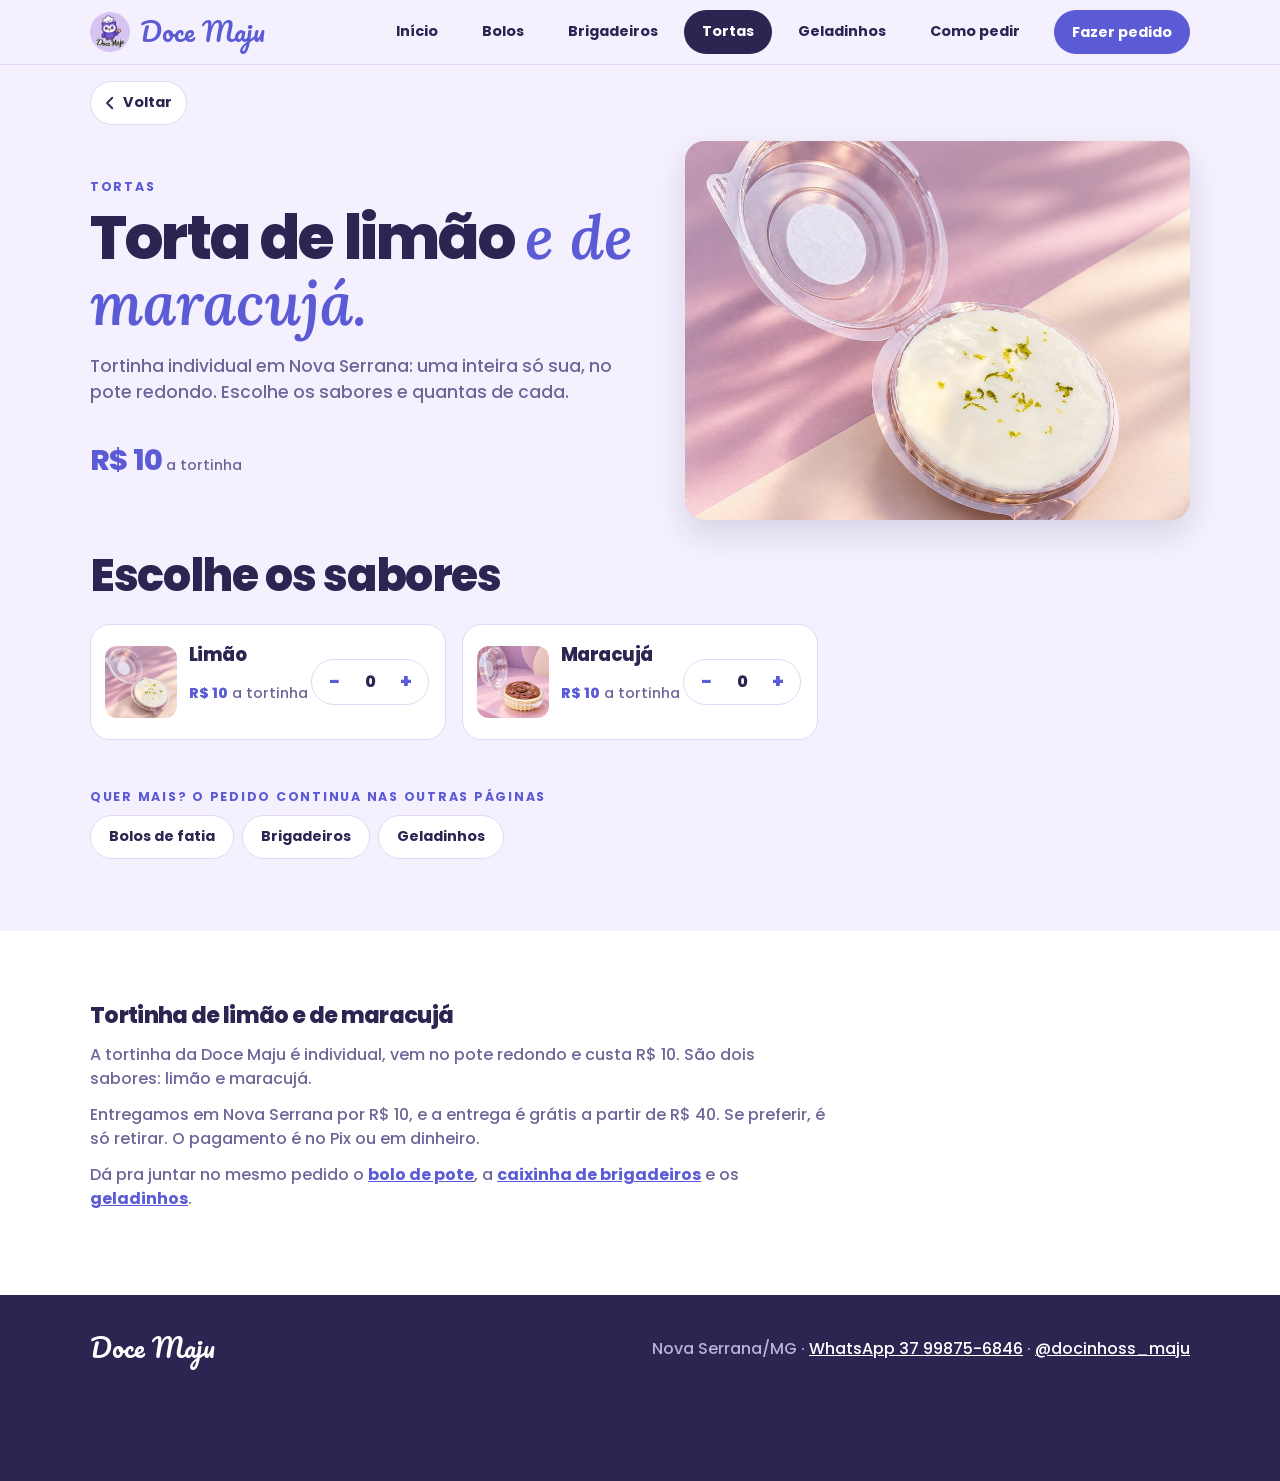
<file: tortas/index.html>
<!doctype html>
<html lang="pt-BR">
<head>
  <meta charset="utf-8">
  <meta name="viewport" content="width=device-width, initial-scale=1">
  <title>Torta de limão em Nova Serrana | Doce Maju</title>
  <meta name="description" content="Tortinha individual de limão ou de maracujá em Nova Serrana/MG, no pote redondo, por R$ 10. Peça pelo site e finalize no WhatsApp.">
  <meta property="og:type" content="website">
  <meta property="og:site_name" content="Doce Maju">
  <meta property="og:locale" content="pt_BR">
  <meta property="og:url" content="https://docinhosmaju.com.br/tortas/">
  <meta property="og:title" content="Torta de limão em Nova Serrana | Doce Maju">
  <meta property="og:description" content="Tortinha individual de limão ou de maracujá em Nova Serrana/MG, no pote redondo, por R$ 10. Peça pelo site e finalize no WhatsApp.">
  <meta property="og:image" content="https://docinhosmaju.com.br/assets/img/og-tortas.jpg?v=1">
  <meta property="og:image:type" content="image/jpeg">
  <meta property="og:image:width" content="1200">
  <meta property="og:image:height" content="630">
  <meta property="og:image:alt" content="Tortinha de limão no pote redondo, R$ 10">
  <meta name="twitter:card" content="summary_large_image">
  <meta name="twitter:title" content="Torta de limão em Nova Serrana | Doce Maju">
  <meta name="twitter:description" content="Tortinha individual de limão ou de maracujá em Nova Serrana/MG, no pote redondo, por R$ 10. Peça pelo site e finalize no WhatsApp.">
  <meta name="twitter:image" content="https://docinhosmaju.com.br/assets/img/og-tortas.jpg?v=1">
  <meta name="theme-color" content="#5B5BD6">
  <link rel="icon" href="/assets/img/favicon.png" type="image/png">
  <link rel="apple-touch-icon" href="/assets/img/apple-touch-icon.png">
  <link rel="manifest" href="/site.webmanifest">
  <meta name="apple-mobile-web-app-title" content="Doce Maju">
  <meta name="application-name" content="Doce Maju">
  <link rel="canonical" href="https://docinhosmaju.com.br/tortas/">
  <script>document.documentElement.classList.add('js')</script>
  <link rel="preload" href="/assets/fontes/poppins-800-latin.woff2" as="font" type="font/woff2" crossorigin>
  <link rel="preload" href="/assets/fontes/poppins-500-latin.woff2" as="font" type="font/woff2" crossorigin>
  <link rel="stylesheet" href="/assets/fontes/fontes.css?v=1">
  <link rel="stylesheet" href="/assets/estilo.css?v=12">
  <script type="application/ld+json">
{
 "@context": "https://schema.org",
 "@graph": [
  {
   "@type": "Product",
   "@id": "https://docinhosmaju.com.br/tortas/#produto",
   "name": "Tortinha individual",
   "description": "Tortinha individual de limão ou de maracujá em Nova Serrana/MG, no pote redondo, por R$ 10. Peça pelo site e finalize no WhatsApp.",
   "image": "https://docinhosmaju.com.br/assets/img/tortas.jpg",
   "url": "https://docinhosmaju.com.br/tortas/",
   "brand": {
    "@type": "Brand",
    "name": "Doce Maju"
   },
   "additionalProperty": [
    {
     "@type": "PropertyValue",
     "name": "Sabor",
     "value": "limão"
    },
    {
     "@type": "PropertyValue",
     "name": "Sabor",
     "value": "maracujá"
    }
   ],
   "offers": {
    "@type": "Offer",
    "price": "10",
    "priceCurrency": "BRL",
    "availability": "https://schema.org/InStock",
    "url": "https://docinhosmaju.com.br/tortas/",
    "seller": {
     "@type": "Bakery",
     "@id": "https://docinhosmaju.com.br/#doceria",
     "name": "Doce Maju",
     "url": "https://docinhosmaju.com.br/"
    },
    "areaServed": {
     "@type": "City",
     "name": "Nova Serrana"
    }
   }
  },
  {
   "@type": "BreadcrumbList",
   "itemListElement": [
    {
     "@type": "ListItem",
     "position": 1,
     "name": "Início",
     "item": "https://docinhosmaju.com.br/"
    },
    {
     "@type": "ListItem",
     "position": 2,
     "name": "Tortas",
     "item": "https://docinhosmaju.com.br/tortas/"
    }
   ]
  }
 ]
}
  </script>
</head>
<body>

<header class="topo">
  <div class="faixa topo-linha">
    <a class="marca" href="/" aria-label="Doce Maju, início"><img src="/assets/img/logo-pequena.png" alt="" width="40" height="40">Doce Maju</a>
    <nav class="abas" aria-label="Páginas">
        <a class="aba" href="/">Início</a>
        <a class="aba" href="/bolos/">Bolos</a>
        <a class="aba" href="/brigadeiros/">Brigadeiros</a>
        <a class="aba" href="/tortas/" aria-current="page">Tortas</a>
        <a class="aba" href="/geladinhos/">Geladinhos</a>
        <a class="aba" href="/como-pedir/">Como pedir</a>
    </nav>
    <a class="botao botao-pequeno" href="/#cardapio">Fazer pedido</a>
  </div>
</header>

<main>

  <div class="faixa voltar-linha"><a class="voltar" href="/" data-voltar><svg viewBox="0 0 24 24" width="18" height="18" aria-hidden="true"><path fill="none" stroke="currentColor" stroke-width="2.4" stroke-linecap="round" stroke-linejoin="round" d="M15 5l-7 7 7 7"/></svg>Voltar</a></div>

  <section class="secao-topo">
    <div class="faixa categoria-topo">
      <div>
        <p class="rotulo">Tortas</p>
        <h1>Torta de limão <em>e de maracujá.</em></h1>
        <p class="apoio">Tortinha individual em Nova Serrana: uma inteira só sua, no pote redondo. Escolhe os sabores e quantas de cada.</p>
        <p class="preco"><span class="preco-grande">R$ 10</span> <span class="preco-nota">a tortinha</span></p>
      </div>
      <div class="foto"><img src="/assets/img/tortas.jpg?v=3" alt="Tortinha de limão no pote redondo" width="960" height="720"></div>
    </div>
  </section>

  <section class="secao" style="padding-top:8px">
    <div class="faixa">
      <h2>Escolhe os sabores</h2>
      <ul class="sabores">
        <li class="item sabor" data-nome="Tortinha de limão" data-preco="10">
          <img class="sabor-foto" src="/assets/img/sabores/tortinha-limao.jpg?v=3" alt="Tortinha de limão" width="88" height="88" loading="lazy">
          <div>
            <h3>Limão</h3>
            <p class="preco"><span>R$ 10</span> <span class="preco-nota">a tortinha</span></p>
          </div>
          <span class="contador">
            <button type="button" data-menos aria-label="Tirar 1 Tortinha de limão">−</button>
            <output aria-live="polite">0</output>
            <button type="button" data-mais aria-label="Pôr 1 Tortinha de limão">+</button>
          </span>
        </li>
        <li class="item sabor" data-nome="Tortinha de maracujá" data-preco="10">
          <img class="sabor-foto" src="/assets/img/sabores/tortinha-maracuja.jpg?v=3" alt="Tortinha de maracujá" width="88" height="88" loading="lazy">
          <div>
            <h3>Maracujá</h3>
            <p class="preco"><span>R$ 10</span> <span class="preco-nota">a tortinha</span></p>
          </div>
          <span class="contador">
            <button type="button" data-menos aria-label="Tirar 1 Tortinha de maracujá">−</button>
            <output aria-live="polite">0</output>
            <button type="button" data-mais aria-label="Pôr 1 Tortinha de maracujá">+</button>
          </span>
        </li>
      </ul>
      <div class="continua">
        <p class="rotulo">Quer mais? O pedido continua nas outras páginas</p>
        <nav class="abas" aria-label="Outros doces">
        <a class="aba" href="/bolos/">Bolos de fatia</a>
        <a class="aba" href="/brigadeiros/">Brigadeiros</a>
        <a class="aba" href="/geladinhos/">Geladinhos</a>
        </nav>
      </div>
    </div>
  </section>

  <div class="barra-pedido" id="barra-pedido" aria-live="polite">
    <p class="frete" id="pedido-frete"></p>
    <div class="faixa">
      <div class="barra-info">
        <p class="total"><span id="pedido-total">R$ 0</span> <span class="resumo" id="pedido-resumo">0 itens</span></p>
      </div>
      <div class="barra-acoes">
        <button type="button" class="barra-limpar" id="pedido-limpar" aria-label="Limpar pedido" title="Limpar pedido"><svg viewBox="0 0 24 24" width="20" height="20" aria-hidden="true"><path fill="none" stroke="currentColor" stroke-width="2" stroke-linecap="round" stroke-linejoin="round" d="M4 7h16M10 11v6M14 11v6M5 7l1 12a2 2 0 0 0 2 2h8a2 2 0 0 0 2-2l1-12M9 7V4h6v3"/></svg></button>
        <a class="botao botao-whats" id="pedido-enviar" href="https://wa.me/5537998756846" target="_blank" rel="noopener"><svg viewBox="0 0 24 24" width="18" height="18" aria-hidden="true"><path fill="currentColor" d="M12 2a10 10 0 0 0-8.6 15.1L2 22l5-1.3A10 10 0 1 0 12 2zm0 18.2a8.2 8.2 0 0 1-4.2-1.2l-.3-.2-3 .8.8-2.9-.2-.3A8.2 8.2 0 1 1 12 20.2zm4.5-6.1c-.2-.1-1.5-.7-1.7-.8s-.4-.1-.6.1-.7.8-.8 1-.3.2-.5.1a6.7 6.7 0 0 1-3.3-2.9c-.3-.4.3-.4.7-1.3.1-.2 0-.3 0-.4l-.8-1.8c-.2-.5-.4-.4-.6-.4h-.5a1 1 0 0 0-.7.3 3 3 0 0 0-.9 2.2 5.2 5.2 0 0 0 1.1 2.7 11.8 11.8 0 0 0 4.5 4c1.7.7 2.3.8 3.2.6a2.6 2.6 0 0 0 1.7-1.2 2.1 2.1 0 0 0 .1-1.2c0-.1-.2-.2-.4-.3z"/></svg><span>Finalizar<span class="so-grande"> pedido</span></span></a>
      </div>
    </div>
  </div>

  <section class="secao secao-branca texto-seo">
    <div class="faixa">
      <h2>Tortinha de limão e de maracujá</h2>
      <p>A tortinha da Doce Maju é individual, vem no pote redondo e custa R$ 10. São dois sabores: limão e maracujá.</p>
      <p>Entregamos em Nova Serrana por R$ 10, e a entrega é grátis a partir de R$ 40. Se preferir, é só retirar. O pagamento é no Pix ou em dinheiro.</p>
      <p>Dá pra juntar no mesmo pedido o <a href="/bolos/">bolo de pote</a>, a <a href="/brigadeiros/">caixinha de brigadeiros</a> e os <a href="/geladinhos/">geladinhos</a>.</p>
    </div>
  </section>

</main>

<footer class="rodape">
  <div class="faixa rodape-grade">
    <p class="marca">Doce Maju</p>
    <p>
      Nova Serrana/MG ·
      <a href="https://wa.me/5537998756846" target="_blank" rel="noopener">WhatsApp 37 99875-6846</a> ·
      <a href="https://instagram.com/docinhoss_maju" target="_blank" rel="noopener">@docinhoss_maju</a>
    </p>
  </div>
</footer>

<script src="/assets/pedido.js?v=9" defer></script>
<script src="/assets/voltar.js?v=3" defer></script>
<script src="/assets/movimento.js?v=2" defer></script>
<script src="/assets/atualizar.js?v=1" data-fundo="#2B2552" data-texto="#FFFFFF" data-botao="#5B5BD6" data-borda="rgba(255,255,255,.18)" defer></script>
</body>
</html>
</file>
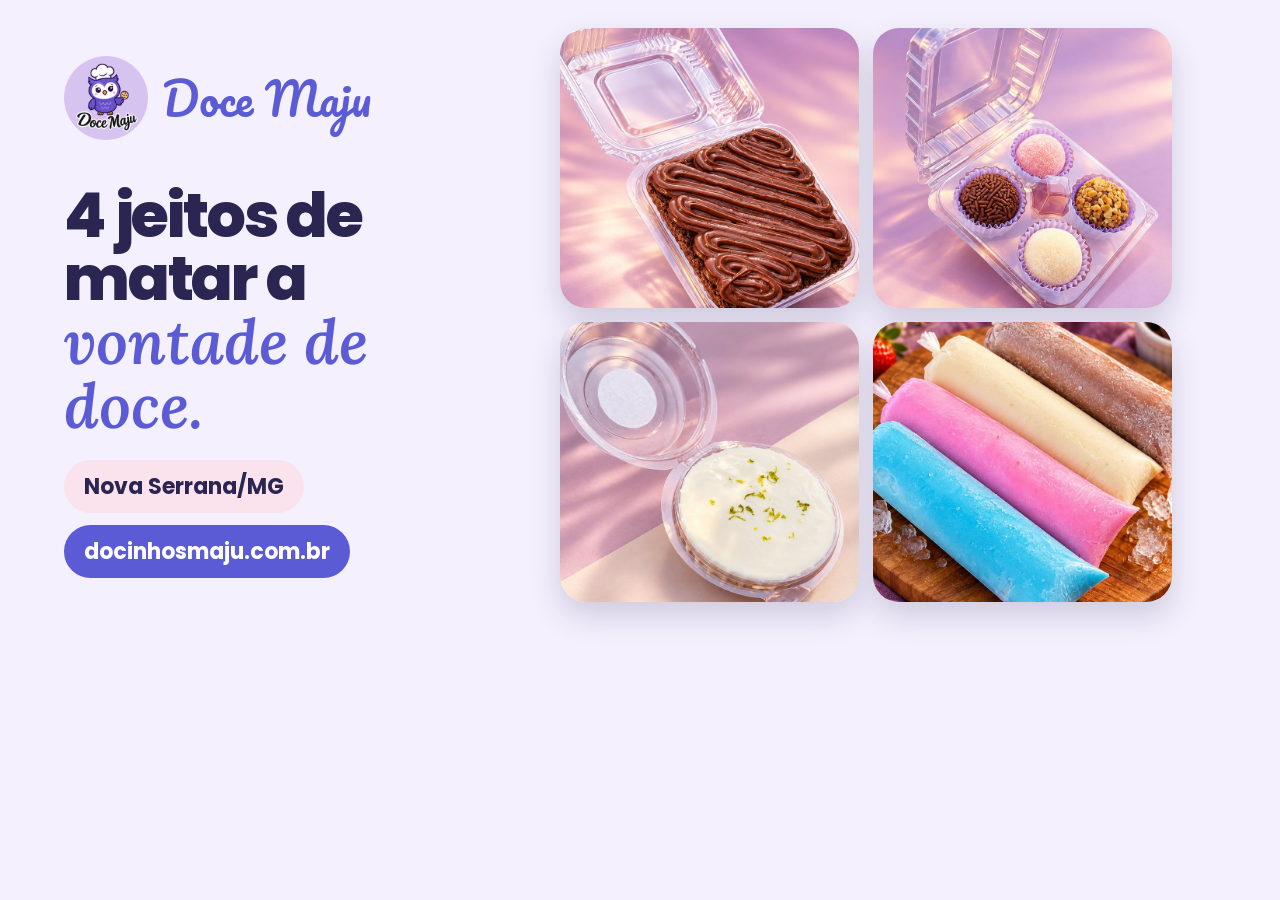
<file: docs/og/og.html>
<!doctype html>
<!-- Imagens de compartilhamento (pré-visualização do link no WhatsApp, Instagram e Facebook), 1200x630.
     Com o site rodando localmente (python3 -m http.server), abra /docs/og/og.html (Início) ou ?p=bolos, brigadeiros,
     tortas, geladinhos, como-pedir e tire um print de 1200x630. Salve em assets/img/og.jpg (Início) ou og-<página>.jpg
     e aumente o ?v= do og:image da página. Não vai para a VPS. -->
<html lang="pt-BR">
<head>
<meta charset="utf-8">
<link rel="stylesheet" href="/assets/fontes/fontes.css?v=1">
<style>
  * { box-sizing: border-box; margin: 0; }
  body { width: 1200px; height: 630px; overflow: hidden; font-family: Poppins, sans-serif; background: #F4F0FD; color: #2B2552; }
  .og { display: grid; grid-template-columns: 560px 1fr; height: 100%; }
  .texto { padding: 56px 40px 52px 64px; display: flex; flex-direction: column; }
  .marca { display: flex; align-items: center; gap: 14px; font-family: Pacifico, cursive; font-size: 44px; color: #5B5BD6; }
  .marca img { width: 84px; height: 84px; }
  h1 { margin-top: 44px; font-size: 62px; font-weight: 800; line-height: 1.02; letter-spacing: -.035em; }
  h1 em { display: block; font-family: Lora, serif; font-style: italic; font-weight: 600; color: #5B5BD6; letter-spacing: 0; }
  .rodape { margin-top: auto; display: flex; gap: 12px; flex-wrap: wrap; }
  .chip { padding: 10px 20px; border-radius: 999px; font-weight: 700; font-size: 22px; background: #FBE3EE; }
  .chip.forte { background: #5B5BD6; color: #fff; }
  .fotos { display: grid; grid-template-columns: 1fr 1fr; gap: 14px; padding: 28px 28px 28px 0; }
  .fotos img { width: 100%; height: 100%; object-fit: cover; border-radius: 26px; box-shadow: 0 14px 30px rgba(43,37,82,.18); }
  .fotos.uma { grid-template-columns: 1fr; }
  .fotos.uma img { border-radius: 32px; }
  .preco { font-size: 26px; }
</style>
</head>
<body>
<div class="og" id="og"></div>
<script>
var P = {
  inicio: { t: "4 jeitos de matar a", e: "vontade de doce.", chip: "Nova Serrana/MG", fotos: ["bolos", "brigadeiros", "tortas", "geladinhos"] },
  bolos: { t: "Bolo de fatia", e: "no potinho.", chip: "R$ 12 o potinho", fotos: ["bolos"] },
  brigadeiros: { t: "Caixinha com", e: "4 brigadeiros.", chip: "R$ 12 a caixinha", fotos: ["brigadeiros"] },
  tortas: { t: "Tortinha", e: "individual.", chip: "R$ 10 a tortinha", fotos: ["tortas"] },
  geladinhos: { t: "Geladinho", e: "cremoso.", chip: "R$ 5 cada", fotos: ["geladinhos"] },
  "como-pedir": { t: "Monte o pedido.", e: "Chega pronto no WhatsApp.", chip: "Entrega grátis a partir de R$ 40", fotos: ["bolos", "brigadeiros", "tortas", "geladinhos"] }
};
var p = P[new URLSearchParams(location.search).get("p")] || P.inicio;
document.getElementById("og").innerHTML =
  '<div class="texto"><div class="marca"><img src="/assets/img/logo.png" alt="">Doce Maju</div>' +
  "<h1>" + p.t + " <em>" + p.e + "</em></h1>" +
  '<div class="rodape"><span class="chip' + (p.fotos.length === 1 ? " preco" : "") + '">' + p.chip + '</span><span class="chip forte">docinhosmaju.com.br</span></div></div>' +
  '<div class="fotos' + (p.fotos.length === 1 ? " uma" : "") + '">' + p.fotos.map(function (f) { return '<img src="/assets/img/' + f + '.jpg" alt="">'; }).join("") + "</div>";
</script>
</body>
</html>
</file>
<file: assets/fontes/fontes.css>
/* Fontes servidas pelo próprio site (antes vinham do Google Fonts). Licença: SIL OFL 1.1, ver OFL.txt.
   Só os conjuntos latino e latino estendido, que cobrem o português. */
@font-face {
  font-family: 'Lora'; font-style: italic; font-weight: 600; font-display: swap;
  src: url('/assets/fontes/lora-600-italico-latin-ext.woff2') format('woff2');
  unicode-range: U+0100-02BA, U+02BD-02C5, U+02C7-02CC, U+02CE-02D7, U+02DD-02FF, U+0304, U+0308, U+0329, U+1D00-1DBF, U+1E00-1E9F, U+1EF2-1EFF, U+2020, U+20A0-20AB, U+20AD-20C4, U+2113, U+2C60-2C7F, U+A720-A7FF;
}
@font-face {
  font-family: 'Lora'; font-style: italic; font-weight: 600; font-display: swap;
  src: url('/assets/fontes/lora-600-italico-latin.woff2') format('woff2');
  unicode-range: U+0000-00FF, U+0131, U+0152-0153, U+02BB-02BC, U+02C6, U+02DA, U+02DC, U+0304, U+0308, U+0329, U+2000-206F, U+20AC, U+2122, U+2191, U+2193, U+2212, U+2215, U+FEFF, U+FFFD;
}
@font-face {
  font-family: 'Pacifico'; font-style: normal; font-weight: 400; font-display: swap;
  src: url('/assets/fontes/pacifico-400-latin-ext.woff2') format('woff2');
  unicode-range: U+0100-02BA, U+02BD-02C5, U+02C7-02CC, U+02CE-02D7, U+02DD-02FF, U+0304, U+0308, U+0329, U+1D00-1DBF, U+1E00-1E9F, U+1EF2-1EFF, U+2020, U+20A0-20AB, U+20AD-20C4, U+2113, U+2C60-2C7F, U+A720-A7FF;
}
@font-face {
  font-family: 'Pacifico'; font-style: normal; font-weight: 400; font-display: swap;
  src: url('/assets/fontes/pacifico-400-latin.woff2') format('woff2');
  unicode-range: U+0000-00FF, U+0131, U+0152-0153, U+02BB-02BC, U+02C6, U+02DA, U+02DC, U+0304, U+0308, U+0329, U+2000-206F, U+20AC, U+2122, U+2191, U+2193, U+2212, U+2215, U+FEFF, U+FFFD;
}
@font-face {
  font-family: 'Poppins'; font-style: normal; font-weight: 500; font-display: swap;
  src: url('/assets/fontes/poppins-500-latin-ext.woff2') format('woff2');
  unicode-range: U+0100-02BA, U+02BD-02C5, U+02C7-02CC, U+02CE-02D7, U+02DD-02FF, U+0304, U+0308, U+0329, U+1D00-1DBF, U+1E00-1E9F, U+1EF2-1EFF, U+2020, U+20A0-20AB, U+20AD-20C4, U+2113, U+2C60-2C7F, U+A720-A7FF;
}
@font-face {
  font-family: 'Poppins'; font-style: normal; font-weight: 500; font-display: swap;
  src: url('/assets/fontes/poppins-500-latin.woff2') format('woff2');
  unicode-range: U+0000-00FF, U+0131, U+0152-0153, U+02BB-02BC, U+02C6, U+02DA, U+02DC, U+0304, U+0308, U+0329, U+2000-206F, U+20AC, U+2122, U+2191, U+2193, U+2212, U+2215, U+FEFF, U+FFFD;
}
@font-face {
  font-family: 'Poppins'; font-style: normal; font-weight: 700; font-display: swap;
  src: url('/assets/fontes/poppins-700-latin-ext.woff2') format('woff2');
  unicode-range: U+0100-02BA, U+02BD-02C5, U+02C7-02CC, U+02CE-02D7, U+02DD-02FF, U+0304, U+0308, U+0329, U+1D00-1DBF, U+1E00-1E9F, U+1EF2-1EFF, U+2020, U+20A0-20AB, U+20AD-20C4, U+2113, U+2C60-2C7F, U+A720-A7FF;
}
@font-face {
  font-family: 'Poppins'; font-style: normal; font-weight: 700; font-display: swap;
  src: url('/assets/fontes/poppins-700-latin.woff2') format('woff2');
  unicode-range: U+0000-00FF, U+0131, U+0152-0153, U+02BB-02BC, U+02C6, U+02DA, U+02DC, U+0304, U+0308, U+0329, U+2000-206F, U+20AC, U+2122, U+2191, U+2193, U+2212, U+2215, U+FEFF, U+FFFD;
}
@font-face {
  font-family: 'Poppins'; font-style: normal; font-weight: 800; font-display: swap;
  src: url('/assets/fontes/poppins-800-latin-ext.woff2') format('woff2');
  unicode-range: U+0100-02BA, U+02BD-02C5, U+02C7-02CC, U+02CE-02D7, U+02DD-02FF, U+0304, U+0308, U+0329, U+1D00-1DBF, U+1E00-1E9F, U+1EF2-1EFF, U+2020, U+20A0-20AB, U+20AD-20C4, U+2113, U+2C60-2C7F, U+A720-A7FF;
}
@font-face {
  font-family: 'Poppins'; font-style: normal; font-weight: 800; font-display: swap;
  src: url('/assets/fontes/poppins-800-latin.woff2') format('woff2');
  unicode-range: U+0000-00FF, U+0131, U+0152-0153, U+02BB-02BC, U+02C6, U+02DA, U+02DC, U+0304, U+0308, U+0329, U+2000-206F, U+20AC, U+2122, U+2191, U+2193, U+2212, U+2215, U+FEFF, U+FFFD;
}
</file>
<file: assets/estilo.css>
/* ==========================================================================
   Doce Maju · design system
   1. Tokens (cores, fontes, tamanhos, raios, sombras)
   2. Base
   3. Componentes (marca, botão, rótulo, título, cartão, preço, selo, abas,
      passos, contador, barra do pedido, foto)
   4. Layout (topo, seções, rodapé)
   Veja tudo funcionando em /design/
   ========================================================================== */

/* 1. TOKENS --------------------------------------------------------------- */
:root {
  /* paleta da marca (briefing) */
  --cor-violeta: #5B5BD6;      /* principal: botões, destaques */
  --cor-violeta-escuro: #4646B8;
  --cor-rosa: #F49AC1;         /* acento sobre fundo escuro */
  --cor-roxo: #2B2552;         /* textos e fundo escuro */
  --cor-lilas: #F4F0FD;        /* fundo claro principal */
  --cor-linha: #E1D9F7;        /* linhas finas */
  --cor-rosa-claro: #FBE3EE;   /* fundo alternativo */
  --cor-lilas-logo: #D9C8EC;   /* círculo da logo */
  --cor-branco: #FFFFFF;
  --cor-whats: #25D366;

  /* textos de apoio por fundo */
  --apoio-claro: #6E6699;
  --apoio-marca: #D9D8FA;
  --apoio-escuro: #B9B1DD;
  --apoio-rosa: #7A5C70;
  --destaque-marca: #FFD6E8;

  /* fontes */
  --fonte-texto: "Poppins", system-ui, -apple-system, sans-serif;
  --fonte-destaque: "Lora", Georgia, serif;
  --fonte-marca: "Pacifico", cursive;

  /* tamanhos de texto */
  --t-rotulo: .78rem;
  --t-pequeno: .9rem;
  --t-texto: 1rem;
  --t-apoio: 1.08rem;
  --t-h3: 1.4rem;
  --t-h2: clamp(1.8rem, 4.5vw, 2.8rem);
  --t-h1: clamp(2.2rem, 6vw, 3.8rem);

  /* espaços */
  --e-1: 4px; --e-2: 8px; --e-3: 12px; --e-4: 16px; --e-5: 24px; --e-6: 32px; --e-7: 48px; --e-8: 72px;

  /* raios e sombras */
  --r-pequeno: 12px;
  --r-medio: 20px;
  --r-grande: 24px;
  --r-pilula: 999px;
  --sombra-leve: 0 6px 18px rgba(43, 37, 82, .08);
  --sombra-media: 0 14px 32px rgba(43, 37, 82, .14);
  --sombra-botao: 0 8px 20px rgba(91, 91, 214, .3);

  --largura: 1100px;

  /* movimento: todo efeito do site usa só estas durações e curvas */
  --dur-rapida: .3s;
  --dur-media: .6s;
  --dur-lenta: 1.2s;
  --curva-suave: cubic-bezier(.2, .7, .2, 1);   /* entradas e saídas */
  --curva-mola: cubic-bezier(.34, 1.56, .64, 1); /* coisas que "pulam" (selo, corujinha) */
}

/* 2. BASE ----------------------------------------------------------------- */
* { box-sizing: border-box; }
html { scroll-behavior: smooth; scroll-padding-top: 130px; }
body {
  margin: 0;
  font-family: var(--fonte-texto);
  font-weight: 500;
  font-size: var(--t-texto);
  color: var(--cor-roxo);
  background: var(--cor-lilas);
  line-height: 1.5;
}
img { max-width: 100%; display: block; }
a { color: inherit; }
:focus-visible { outline: 3px solid var(--cor-rosa); outline-offset: 3px; border-radius: 6px; }

h1, h2, h3 { font-weight: 800; letter-spacing: -0.03em; line-height: 1.08; margin: 0 0 var(--e-4); }
h1 { font-size: var(--t-h1); }
h2 { font-size: var(--t-h2); }
h3 { font-size: var(--t-h3); }
em { font-family: var(--fonte-destaque); font-style: italic; font-weight: 600; color: var(--cor-violeta); letter-spacing: 0; }

.faixa { width: min(var(--largura), 100% - 32px); margin-inline: auto; }
.oculto { position: absolute; width: 1px; height: 1px; overflow: hidden; clip: rect(0 0 0 0); white-space: nowrap; }

/* 3. COMPONENTES ---------------------------------------------------------- */

/* marca (nome cursivo) */
.marca { font-family: var(--fonte-marca); font-size: 1.6rem; color: var(--cor-violeta); text-decoration: none; margin: 0; line-height: 1.2; display: inline-flex; align-items: center; gap: 10px; }
.marca > img { width: 40px; height: 40px; flex: none; }

/* rótulo */
.rotulo {
  margin: 0 0 var(--e-2);
  font-size: var(--t-rotulo); font-weight: 700;
  letter-spacing: .14em; text-transform: uppercase;
  color: var(--cor-violeta);
}
.apoio { color: var(--apoio-claro); font-size: var(--t-apoio); max-width: 34em; }

/* botão */
.botao {
  display: inline-flex; align-items: center; justify-content: center; gap: var(--e-2);
  padding: 14px 24px; border: 0; border-radius: var(--r-pilula);
  background: var(--cor-violeta); color: var(--cor-branco);
  font: 700 var(--t-texto) var(--fonte-texto);
  text-decoration: none; cursor: pointer;
  transition: transform .15s, box-shadow .15s, background .15s;
}
.botao:hover { transform: translateY(-2px); box-shadow: var(--sombra-botao); }
.botao:disabled { opacity: .45; cursor: not-allowed; transform: none; box-shadow: none; }
.botao-pequeno { padding: 9px 18px; font-size: var(--t-pequeno); }
.botao-contorno { background: transparent; color: var(--cor-violeta); box-shadow: inset 0 0 0 2px var(--cor-violeta); }
.botao-contorno:hover { box-shadow: inset 0 0 0 2px var(--cor-violeta), var(--sombra-botao); }
.botao-rosa { background: var(--cor-rosa); color: var(--cor-roxo); }
.botao-whats { background: var(--cor-whats); color: #fff; }
.botao-whats:hover { box-shadow: 0 8px 20px rgba(37, 211, 102, .35); }

/* preço */
.preco { display: inline-flex; align-items: baseline; gap: 4px; font-weight: 800; color: var(--cor-violeta); }
.preco small { font-size: .7em; font-weight: 700; }
.preco-grande { font-size: 1.8rem; letter-spacing: -0.02em; }
.preco-nota { color: var(--apoio-claro); font-size: var(--t-pequeno); font-weight: 500; }

/* selo */
.selo {
  display: inline-block; padding: 4px 12px; border-radius: var(--r-pilula);
  background: var(--cor-rosa-claro); color: var(--cor-roxo);
  font-size: var(--t-rotulo); font-weight: 700;
}

/* foto (lugar reservado até chegarem as fotos reais) */
.foto {
  aspect-ratio: 4 / 3; border-radius: var(--r-medio);
  background: var(--cor-lilas-logo);
  display: grid; place-items: center; overflow: hidden;
}
.foto > span { font-size: 4rem; }
.foto > img, .foto > picture > img { width: 100%; height: 100%; object-fit: cover; }
.foto > picture { display: block; width: 100%; height: 100%; }
.foto-redonda { width: min(360px, 80vw); aspect-ratio: 1; border-radius: 50%; box-shadow: 0 30px 60px rgba(43, 37, 82, .18); }
.foto-redonda > img { width: 82%; height: auto; object-fit: contain; }

/* cartão */
.cartao { border-radius: var(--r-grande); padding: 20px 20px 24px; display: flex; flex-direction: column; gap: var(--e-3); }
.cartao h3 { margin: 0; }
.cartao ul { padding-left: 20px; margin: 0; flex: 1; }
.cartao li { margin-bottom: 4px; }
.cartao .botao { align-self: flex-start; }
.cartao-claro { background: var(--cor-branco); border: 1px solid var(--cor-linha); }
.cartao-rosa { background: var(--cor-rosa-claro); }
.cartao-rosa .foto { background: #F7C9DD; }
.cartao-escuro { background: var(--cor-roxo); color: var(--cor-branco); }
.cartao-escuro .foto { background: #3B3470; }
.cartao-escuro .rotulo, .cartao-escuro em, .cartao-escuro .preco { color: var(--cor-rosa); }
.cartao-escuro .preco-nota { color: var(--apoio-escuro); }

/* abas (navegação principal e filtros do cardápio) */
.abas { display: flex; gap: var(--e-2); overflow-x: auto; scrollbar-width: none; }
.abas::-webkit-scrollbar { display: none; }
.aba {
  flex: none; padding: 9px 18px; border-radius: var(--r-pilula);
  text-decoration: none; font-weight: 700; font-size: var(--t-pequeno);
  color: var(--cor-roxo); background: transparent;
  transition: background .15s, color .15s;
}
.aba:hover { background: var(--cor-linha); }
.aba[aria-current="page"], .aba.ativa { background: var(--cor-roxo); color: var(--cor-branco); }

/* passos */
.passos { list-style: none; padding: 0; margin: var(--e-6) 0; display: grid; grid-template-columns: repeat(auto-fit, minmax(220px, 1fr)); gap: var(--e-4); }
.passos li { background: var(--cor-branco); border: 1px solid var(--cor-linha); border-radius: var(--r-medio); padding: 20px; display: flex; gap: 14px; align-items: center; font-weight: 700; }
.passos strong { flex: none; width: 42px; height: 42px; border-radius: 50%; display: grid; place-items: center; background: var(--cor-violeta); color: var(--cor-branco); }

/* contador (− 0 +) */
.contador { display: inline-flex; align-items: center; border: 1px solid var(--cor-linha); border-radius: var(--r-pilula); background: var(--cor-branco); color: var(--cor-roxo); }
.contador button {
  width: 38px; height: 38px; border: 0; border-radius: 50%;
  background: transparent; color: var(--cor-violeta);
  font: 800 1.2rem var(--fonte-texto); cursor: pointer;
}
.contador button:hover { background: var(--cor-lilas); }
.contador output { min-width: 28px; text-align: center; font-weight: 800; }

/* item do cardápio (sabor + contador) */
.itens { list-style: none; padding: 0; margin: 0; display: grid; gap: var(--e-2); }
.item {
  display: flex; align-items: center; justify-content: space-between; gap: var(--e-3);
  padding: 10px 10px 10px 16px; border-radius: var(--r-pequeno);
  background: var(--cor-lilas); font-weight: 700;
}
.cartao-escuro .item { background: #3B3470; }
.cartao-rosa .item { background: rgba(255, 255, 255, .6); }
.item.escolhido { box-shadow: inset 0 0 0 2px var(--cor-violeta); }
.cartao-escuro .item.escolhido { box-shadow: inset 0 0 0 2px var(--cor-rosa); }

/* barra do pedido (fixa embaixo) */
.barra-pedido {
  position: fixed; left: 0; right: 0; bottom: 0; z-index: 30;
  background: var(--cor-roxo); color: var(--cor-branco);
  box-shadow: 0 -10px 30px rgba(43, 37, 82, .25);
  transform: translateY(110%); transition: transform .25s;
}
.barra-pedido:not(.visivel) { visibility: hidden; }
.barra-pedido.visivel { transform: none; }
.barra-pedido .faixa { display: flex; align-items: center; justify-content: space-between; gap: var(--e-3); padding-block: 10px calc(10px + env(safe-area-inset-bottom)); }
.barra-pedido .resumo { color: var(--apoio-escuro); font-size: var(--t-pequeno); font-weight: 500; }
.barra-pedido .total { margin: 0; font-size: 1.25rem; font-weight: 800; color: var(--cor-branco); line-height: 1.2; white-space: nowrap; }

/* caixa de contato */
.contato {
  background: var(--cor-rosa-claro); border-radius: var(--r-grande); padding: 24px 28px;
  display: flex; flex-wrap: wrap; align-items: center; justify-content: space-between; gap: var(--e-4);
}
.contato .rotulo { margin: 0; }
.numero { margin: 0; font-size: 1.8rem; font-weight: 800; letter-spacing: -0.02em; }

/* 4. LAYOUT --------------------------------------------------------------- */
.topo {
  position: sticky; top: 0; z-index: 10;
  background: rgba(244, 240, 253, .94); backdrop-filter: blur(8px);
  border-bottom: 1px solid var(--cor-linha);
}
.topo-linha { display: flex; align-items: center; gap: var(--e-4); padding-block: 10px; }
.topo .abas { margin-left: auto; }

.capa { padding: 56px 0 72px; overflow: hidden; }
.capa-grade { display: grid; grid-template-columns: 1.2fr 1fr; gap: 40px; align-items: center; }
.capa-foto { display: flex; justify-content: center; }
.acoes { display: flex; flex-wrap: wrap; gap: var(--e-3); margin-top: 28px; }

.secao { padding: var(--e-8) 0; }
.secao-topo { padding: var(--e-7) 0 var(--e-5); }
.secao-marca { background: var(--cor-violeta); color: var(--cor-branco); text-align: center; }
.secao-marca .rotulo, .secao-marca em { color: var(--destaque-marca); }
.secao-marca .apoio { color: var(--apoio-marca); margin-inline: auto; }
.secao-branca { background: var(--cor-branco); }

.grade-cartoes { display: grid; grid-template-columns: repeat(auto-fit, minmax(240px, 1fr)); gap: 20px; margin-top: var(--e-6); }
.grade-cardapio { display: grid; grid-template-columns: repeat(auto-fit, minmax(300px, 1fr)); gap: 20px; }

.filtros { position: sticky; top: 61px; z-index: 5; background: var(--cor-lilas); padding: var(--e-3) 0; }

.rodape { background: var(--cor-roxo); color: var(--apoio-escuro); padding: var(--e-6) 0 110px; }
.rodape-grade { display: flex; flex-wrap: wrap; justify-content: space-between; align-items: center; gap: var(--e-3); }
.rodape .marca { color: var(--cor-branco); }
.rodape a { color: var(--cor-branco); }
.rodape p { margin: 0; }

@media (max-width: 760px) {
  .topo-linha { flex-wrap: wrap; row-gap: 6px; }
  .topo .abas { order: 3; width: 100%; margin-left: 0; }
  .topo-linha > .botao { margin-left: auto; }
  .filtros { top: 104px; }
  html { scroll-padding-top: 170px; }
  .capa { padding-top: 32px; }
  .capa-grade { grid-template-columns: 1fr; }
  .capa-foto { order: -1; }
  .secao { padding: 56px 0; }
  /* menu do celular: o fim some aos poucos, para mostrar que dá para arrastar */
  .topo .abas { -webkit-mask-image: linear-gradient(90deg, #000 82%, transparent); mask-image: linear-gradient(90deg, #000 82%, transparent); scroll-padding-inline: 16px; }
  .topo .abas.no-fim { -webkit-mask-image: none; mask-image: none; }
}

/* capa do Início: os 4 doces em mosaico, com a corujinha no meio (24/10/2026) */
.mosaico { position: relative; display: grid; grid-template-columns: 1fr 1fr; gap: 14px; width: min(440px, 100%); aspect-ratio: 1; }
.mosaico > img { width: 100%; height: 100%; object-fit: cover; border-radius: var(--r-grande); box-shadow: var(--sombra-media); }
.mosaico > img:nth-child(1) { transform: rotate(-3deg); }
.mosaico > img:nth-child(2) { transform: rotate(2.5deg) translateY(10px); }
.mosaico > img:nth-child(3) { transform: rotate(2deg) translateY(-6px); }
.mosaico > img:nth-child(4) { transform: rotate(-2.5deg); }
.mosaico-coruja { position: absolute; left: 50%; top: 50%; width: 40%; aspect-ratio: 1; display: grid; place-items: center; transform: translate(-50%, -50%); border-radius: 50%; background: var(--cor-lilas-logo); border: 6px solid var(--cor-branco); box-shadow: 0 18px 40px rgba(43, 37, 82, .25); }
.mosaico-coruja img { width: 84%; height: auto; }
@media (max-width: 760px) { .mosaico { width: min(320px, 82vw); gap: 10px; } }
@media (prefers-reduced-motion: no-preference) {
  .js .mosaico > img { animation: mosaico-entra var(--dur-media) var(--curva-suave) both; animation-delay: calc(var(--n) * 90ms); }
  .js .mosaico-coruja { animation: coruja-entra var(--dur-media) var(--curva-mola) .45s both; }
}
@keyframes mosaico-entra { from { opacity: 0; translate: 0 24px; scale: .92; } }
@keyframes coruja-entra { from { opacity: 0; scale: .4; } }

/* caixinha que se monta ao rolar (Início): o momento-assinatura do site.
   Sem JS ou com "reduzir movimento", aparece já montada e aberta. O assets/caixinha.js liga .cx-vivo. */
.cx { position: relative; background: var(--cor-rosa-claro); overflow: clip; }
.cx-fixa { padding: var(--e-8) 0; }
.cx-grade { display: grid; grid-template-columns: 1fr 1fr; gap: 48px; align-items: center; }
.cx-texto .apoio { color: var(--apoio-rosa); }
.cx-conta { display: inline-flex; align-items: center; gap: 8px; margin: 0 0 var(--e-5); padding: 8px 16px; border-radius: var(--r-pilula); background: var(--cor-branco); font-weight: 700; font-variant-numeric: tabular-nums; }
.cx-conta::before { content: ""; width: 8px; height: 8px; border-radius: 50%; background: var(--cor-violeta); }
.cx-palco { position: relative; display: grid; place-items: center; }
.cx-caixa { position: relative; width: min(360px, 78vw); aspect-ratio: 1; padding: 16px; display: grid; grid-template-columns: 1fr 1fr; gap: 12px; border-radius: 34px; background: rgba(255, 255, 255, .55); border: 2px solid rgba(255, 255, 255, .95); box-shadow: inset 0 0 0 1px var(--cor-linha), 0 30px 60px rgba(43, 37, 82, .16); }
.cx-vaga { position: relative; border-radius: 22px; background: repeating-linear-gradient(135deg, rgba(91, 91, 214, .06) 0 8px, transparent 8px 16px); border: 2px dashed var(--cor-lilas-logo); }
.cx-doce { position: absolute; inset: -2px; width: calc(100% + 4px); height: calc(100% + 4px); object-fit: cover; border-radius: 22px; box-shadow: 0 10px 24px rgba(43, 37, 82, .18); will-change: transform; }
.cx-tampa { position: absolute; inset: -6px; z-index: 2; display: grid; place-items: center; align-content: center; gap: 6px; border-radius: 38px; background: var(--cor-violeta); color: var(--cor-branco); box-shadow: 0 30px 60px rgba(43, 37, 82, .3); text-align: center; opacity: 0; visibility: hidden; will-change: transform, opacity; }
.cx-tampa img { width: 42%; height: auto; border-radius: 50%; background: var(--cor-lilas-logo); border: 5px solid var(--cor-branco); }
.cx-tampa strong { font-family: var(--fonte-marca); font-weight: 400; font-size: clamp(1.6rem, 5vw, 2.2rem); line-height: 1.2; }
.cx-tampa span { font-size: var(--t-pequeno); color: var(--apoio-marca); }
.cx-preco { position: absolute; right: -6px; top: -14px; z-index: 3; padding: 10px 16px; border-radius: var(--r-pilula); background: var(--cor-roxo); color: var(--cor-branco); font-weight: 800; box-shadow: var(--sombra-media); rotate: 6deg; }
.cx-preco small { font-weight: 500; color: var(--apoio-escuro); }
.cx-vivo { height: 260vh; }
.cx-vivo .cx-fixa { position: sticky; top: 0; height: 100vh; height: 100svh; display: grid; align-items: center; padding: 72px 0 24px; }
.cx-vivo .cx-tampa { visibility: visible; }
.cx-vivo .cx-preco { opacity: 0; scale: .6; transition: opacity var(--dur-rapida) ease, scale var(--dur-media) var(--curva-mola); }
.cx-vivo.cx-fechada .cx-preco { opacity: 1; scale: 1; }
@media (max-width: 760px) {
  .cx-grade { grid-template-columns: 1fr; gap: 20px; text-align: center; }
  .cx-texto h2 { margin-bottom: var(--e-2); }
  .cx-texto .apoio { margin-inline: auto; }
  .cx-vivo .cx-fixa { padding: 120px 0 16px; align-items: start; }
  .cx-vivo .cx-texto .apoio { display: none; }
  .cx-conta { margin-bottom: var(--e-3); }
  .cx-caixa { width: min(300px, 72vw); }
}

/* preço dentro de um item (tabela de preços) */
.item > .preco { flex: none; flex-direction: column; align-items: flex-end; gap: 0; line-height: 1.2; white-space: nowrap; }

/* grade dos 4 produtos (Início e Cardápio): mesmo tamanho e botão sempre no fim do cartão */
.grade-produtos { display: grid; grid-template-columns: repeat(4, 1fr); gap: 20px; margin-top: var(--e-6); }
.produto { gap: var(--e-2); }
.produto .foto { margin-bottom: var(--e-2); }
.produto h3 { font-size: 1.25rem; min-height: 2.2em; }
.produto .preco { margin: 0 0 var(--e-4); }
.produto .botao { margin-top: auto; align-self: stretch; }

/* página de cada doce: foto, título e os sabores para escolher */
.categoria-topo { display: grid; grid-template-columns: 1.1fr 1fr; gap: 40px; align-items: center; }
.categoria-topo .foto { box-shadow: var(--sombra-media); }
.categoria-topo .preco { margin: var(--e-4) 0 0; }
.sabores { list-style: none; padding: 0; margin: var(--e-5) 0 0; display: grid; grid-template-columns: repeat(auto-fill, minmax(min(340px, 100%), 1fr)); gap: 16px; }
.sabor {
  background: var(--cor-branco); border: 1px solid var(--cor-linha); border-radius: var(--r-medio);
  padding: 18px 16px 18px 22px; min-height: 116px;
}
.sabor h3 { font-size: 1.15rem; margin: 0 0 4px; }
.sabor .preco { font-size: var(--t-pequeno); white-space: nowrap; }
.sabor-nota { margin: 0 0 6px; color: var(--apoio-claro); font-size: var(--t-pequeno); font-weight: 500; }
.continua { margin-top: var(--e-7); }
.continua .abas { flex-wrap: wrap; }
.continua .aba { background: var(--cor-branco); border: 1px solid var(--cor-linha); }
.continua .aba:hover { background: var(--cor-linha); }

/* barra do pedido: limpar + enviar */
.barra-acoes { display: flex; align-items: center; gap: var(--e-4); }
.barra-acoes { flex: none; gap: var(--e-2); }
.barra-limpar { width: 40px; height: 40px; border: 0; border-radius: 50%; display: grid; place-items: center; background: rgba(255, 255, 255, .08); color: var(--apoio-escuro); cursor: pointer; }
.barra-limpar:hover { background: rgba(255, 255, 255, .16); color: var(--cor-branco); }
.barra-info { min-width: 0; }

/* Instagram: só o convite para seguir */
.instagram { display: flex; align-items: center; gap: 40px; }
.instagram > img { width: 190px; height: auto; flex: none; }
.instagram h2 { margin-bottom: var(--e-3); }
.instagram .botao { margin-top: var(--e-4); }

@media (max-width: 900px) {
  .grade-produtos { grid-template-columns: repeat(2, 1fr); gap: 12px; }
  .produto { padding: 12px 12px 14px; border-radius: var(--r-medio); }
  .produto .foto { border-radius: var(--r-pequeno); }
  .produto .rotulo { font-size: .68rem; margin-bottom: 0; }
  .produto h3 { font-size: 1rem; }
  .produto .preco-grande { font-size: 1.3rem; }
  .produto .preco-nota { font-size: .78rem; }
  .produto .preco { margin-bottom: var(--e-3); flex-wrap: wrap; }
  .produto .botao { padding: 10px 12px; font-size: .85rem; }
}
@media (max-width: 760px) {
  .categoria-topo { grid-template-columns: 1fr; gap: 24px; }
  .categoria-topo .foto { order: -1; }
  .instagram { flex-direction: column; text-align: center; gap: 20px; }
  .instagram > img { width: 150px; }
  .instagram .apoio { margin-inline: auto; }
}

/* foto de cada sabor (miniatura à esquerda do item) */
.sabor-foto { flex: none; width: 72px; height: 72px; border-radius: var(--r-pequeno); object-fit: cover; background: var(--cor-lilas-logo); }
.sabor-foto.sem-foto { object-fit: contain; padding: 6px; }
.sabor { padding-left: 14px; }
.sabor > div { flex: 1; min-width: 0; }

/* montador da caixinha de brigadeiros */
.montador {
  margin-top: var(--e-6); padding: 22px; border-radius: var(--r-grande);
  background: var(--cor-rosa-claro); display: grid; gap: var(--e-4);
}
.montador-topo { display: flex; flex-wrap: wrap; align-items: flex-end; justify-content: space-between; gap: var(--e-3); }
.montador-topo h3 { margin: 0; }
.montador-conta { margin: 0; padding: 6px 14px; border-radius: var(--r-pilula); background: var(--cor-branco); font-weight: 800; }
.montador.completo .montador-conta { background: var(--cor-violeta); color: var(--cor-branco); }
.montador-sabores { grid-template-columns: repeat(auto-fill, minmax(260px, 1fr)); }
.montador .item { background: var(--cor-branco); padding: 8px 10px; }
.montador .item > span:not(.contador) { flex: 1; }
.montador .sabor-foto { width: 56px; height: 56px; }
.montador .botao { justify-self: start; }
.contador button:disabled { opacity: .3; cursor: not-allowed; background: transparent; }
.suas-caixinhas { margin-top: var(--e-6); }
.suas-caixinhas .sabores { margin-top: var(--e-3); }

/* barra do pedido: quanto falta para a entrega grátis */
.barra-pedido .frete { margin: 0; padding: 5px 16px; text-align: center; background: rgba(255, 255, 255, .06); color: var(--cor-rosa); font-size: .8rem; font-weight: 600; line-height: 1.3; }
.barra-pedido .frete:empty { display: none; }
.barra-pedido .frete-gratis { color: var(--cor-whats); background: rgba(37, 211, 102, .1); }

@media (max-width: 760px) {
  .montador { padding: 16px; }
  .montador .botao { justify-self: stretch; }
  .sabor-foto { width: 64px; height: 64px; }
}

@media (max-width: 760px) {
  .barra-pedido .botao { padding: 11px 18px; font-size: var(--t-pequeno); gap: 6px; }
  .so-grande { display: none; }
}

/* botão voltar (topo das páginas internas) */
.voltar-linha { padding-top: var(--e-4); }
.voltar-linha + .secao-topo, .voltar-linha + section { padding-top: var(--e-4); }
.voltar {
  display: inline-flex; align-items: center; gap: 4px; padding: 7px 14px 7px 10px;
  border-radius: var(--r-pilula); background: var(--cor-branco); border: 1px solid var(--cor-linha);
  color: var(--cor-roxo); font-size: var(--t-pequeno); font-weight: 700; text-decoration: none;
}
.voltar:hover { background: var(--cor-linha); }

/* brinde dos geladinhos (usa o visual do montador) */
.brinde-status { margin: 0; font-weight: 700; color: var(--apoio-rosa); }
.brinde.liberado .brinde-status { color: var(--cor-violeta); }
.brinde:not(.liberado) .montador-sabores { opacity: .55; }

/* cartões do Início: botão sempre numa linha só */
.produto .botao { white-space: nowrap; }

/* painel de finalizar o pedido (retirada ou entrega + endereço) */
.com-painel { overflow: hidden; }
.finalizar {
  width: min(520px, 100%); max-height: min(92vh, 900px); padding: 0; border: 0;
  border-radius: var(--r-grande); background: var(--cor-branco); color: var(--cor-roxo);
  box-shadow: var(--sombra-media); overflow-y: auto; overscroll-behavior: contain;
}
.finalizar::backdrop { background: rgba(43, 37, 82, .55); }
.fin-corpo { padding: 20px 20px 24px; display: grid; gap: var(--e-4); }
.fin-topo { display: flex; align-items: center; justify-content: space-between; }
.fin-topo h2 { font-size: 1.5rem; margin: 0; }
.fin-fechar { width: 40px; height: 40px; border: 0; border-radius: 50%; background: var(--cor-lilas); color: var(--cor-roxo); font: 700 1.5rem/1 var(--fonte-texto); cursor: pointer; }
.fin-itens { list-style: none; margin: 0; padding: 12px 14px; border-radius: var(--r-pequeno); background: var(--cor-lilas); font-size: var(--t-pequeno); display: grid; gap: 4px; }
.fin-modo { border: 0; padding: 0; margin: 0; display: grid; grid-template-columns: 1fr 1fr; gap: var(--e-2); }
.fin-modo legend { font-weight: 800; margin-bottom: var(--e-2); padding: 0; }
.fin-opcao { position: relative; display: block; cursor: pointer; }
.fin-opcao input { position: absolute; opacity: 0; }
.fin-opcao > span { display: grid; gap: 2px; height: 100%; padding: 12px 14px; border: 2px solid var(--cor-linha); border-radius: var(--r-pequeno); }
.fin-opcao small { color: var(--apoio-claro); font-size: .8rem; font-weight: 500; line-height: 1.3; }
.fin-opcao input:checked + span { border-color: var(--cor-violeta); background: var(--cor-lilas); }
.fin-opcao input:focus-visible + span { outline: 3px solid var(--cor-rosa); outline-offset: 2px; }
.fin-endereco { display: grid; gap: var(--e-3); }
.fin-endereco[hidden], .fin-troco[hidden], .fin-campo[hidden] { display: none; }
.fin-troco { display: grid; gap: var(--e-3); }
.fin-pilulas .fin-opcao > span { padding: 10px 14px; text-align: center; }
.fin-cidade { margin: 0; font-size: var(--t-pequeno); color: var(--apoio-claro); }
.fin-campo { display: grid; gap: 4px; font-size: var(--t-pequeno); font-weight: 700; }
.fin-campo small { font-weight: 500; color: var(--apoio-claro); }
.fin-campo input {
  width: 100%; padding: 12px 14px; border: 1px solid var(--cor-linha); border-radius: var(--r-pequeno);
  font: 500 16px var(--fonte-texto); color: var(--cor-roxo); background: var(--cor-branco);
}
.fin-campo input:focus { outline: 2px solid var(--cor-violeta); border-color: transparent; }
.fin-linha { display: grid; grid-template-columns: 1fr 1.6fr; gap: var(--e-3); }
.fin-aviso { margin: -6px 0 0; min-height: 0; font-size: var(--t-pequeno); color: var(--apoio-claro); }
.fin-aviso:empty { display: none; }
.fin-ok { color: #1E8F4E; }
.fin-erro { color: #C0392B; }
.fin-sem-cep summary { cursor: pointer; font-size: var(--t-pequeno); font-weight: 700; color: var(--cor-violeta); }
.fin-sem-cep[open] summary { margin-bottom: var(--e-2); }
.fin-ruas { list-style: none; padding: 0; margin: var(--e-2) 0 0; display: grid; gap: 6px; }
.fin-ruas button { width: 100%; text-align: left; display: grid; gap: 2px; padding: 10px 12px; border: 1px solid var(--cor-linha); border-radius: var(--r-pequeno); background: var(--cor-branco); font: 700 var(--t-pequeno) var(--fonte-texto); color: var(--cor-roxo); cursor: pointer; }
.fin-ruas button:hover { background: var(--cor-lilas); }
.fin-ruas small { font-weight: 500; color: var(--apoio-claro); }
.fin-nada { font-size: var(--t-pequeno); color: var(--apoio-claro); }
.fin-totais { margin: 0; display: grid; grid-template-columns: 1fr auto; gap: 4px 12px; padding-top: var(--e-3); border-top: 1px solid var(--cor-linha); }
.fin-totais dt, .fin-totais dd { margin: 0; }
.fin-totais dd { text-align: right; font-weight: 700; }
.fin-totais .fin-total { font-size: 1.3rem; font-weight: 800; }
.fin-falta { margin: 0; text-align: center; font-size: var(--t-pequeno); font-weight: 700; color: var(--apoio-rosa); }
.fin-falta:empty { display: none; }
.fin-falta.piscar { animation: piscar .5s 2; }
@keyframes piscar { 50% { color: #C0392B; } }
.fin-enviar { width: 100%; }
.fin-enviar[aria-disabled="true"] { opacity: .5; }
.fin-enviar[aria-disabled="true"]:hover { transform: none; box-shadow: none; }

@media (max-width: 760px) {
  .finalizar { margin: auto 0 0; max-width: 100%; width: 100%; max-height: 92vh; border-radius: var(--r-grande) var(--r-grande) 0 0; }
  .fin-corpo { padding: 18px 16px calc(20px + env(safe-area-inset-bottom)); }
}

/* 5. TOQUE E MOVIMENTO ---------------------------------------------------- */
/* área de toque de pelo menos 44 px em tudo que é clicável */
.marca, .aba, .botao, .voltar, .barra-limpar { min-height: 44px; }
.aba, .voltar, .barra-limpar { display: inline-flex; align-items: center; }
.contador button { width: 44px; height: 44px; }
.rodape a { display: inline-block; padding-block: 10px; }

/* entrada suave ao rolar: o assets/movimento.js só marca o que está abaixo da primeira tela,
   e só quando a pessoa não pediu "reduzir movimento" no celular. Sem JS, tudo aparece normal. */
.js .reveal { opacity: 0; transform: translateY(18px); transition: opacity var(--dur-media) ease, transform var(--dur-media) var(--curva-suave); transition-delay: calc(var(--i, 0) * 70ms); }
.js .reveal.visto { opacity: 1; transform: none; }
@media (prefers-reduced-motion: reduce) {
  .js .reveal { opacity: 1; transform: none; transition: none; }
}

/* 6. TEXTO E PERGUNTAS ---------------------------------------------------- */
/* texto de cada página de doce (também é o que o Google lê) */
.texto-seo h2 { font-size: var(--t-h3); }
.texto-seo p { max-width: 46em; color: var(--apoio-claro); margin: 0 0 var(--e-3); }
.texto-seo a { color: var(--cor-violeta); font-weight: 700; }

/* perguntas frequentes (<details>) */
.perguntas { display: grid; gap: var(--e-3); margin-top: var(--e-5); max-width: 760px; }
.perguntas details { background: var(--cor-lilas); border: 1px solid var(--cor-linha); border-radius: var(--r-medio); padding: 0 20px; }
.perguntas summary { min-height: 56px; display: flex; align-items: center; justify-content: space-between; gap: var(--e-3); cursor: pointer; font-weight: 700; list-style: none; }
.perguntas summary::-webkit-details-marker { display: none; }
.perguntas summary::after { content: "+"; flex: none; font-size: 1.4rem; font-weight: 800; color: var(--cor-violeta); }
.perguntas details[open] summary::after { content: "−"; }
.perguntas details p { margin: 0 0 18px; color: var(--apoio-claro); }
</file>
